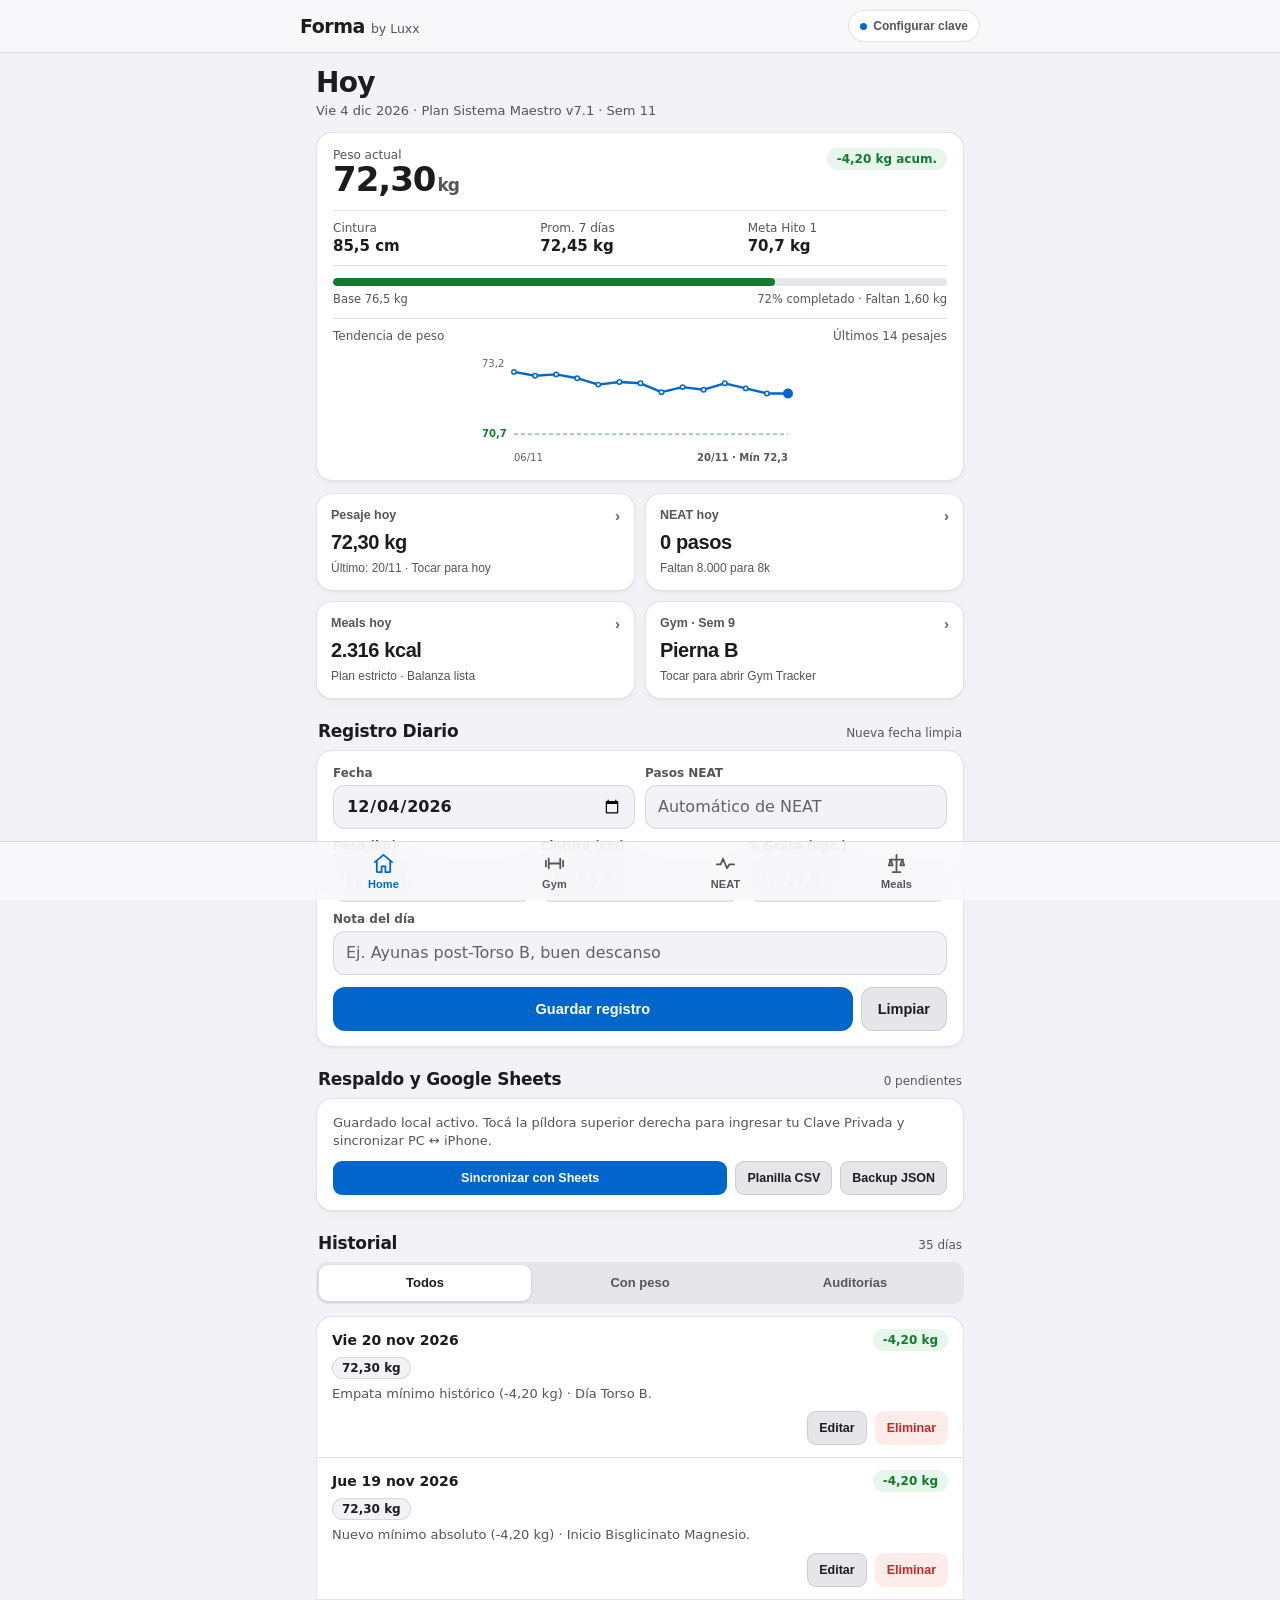
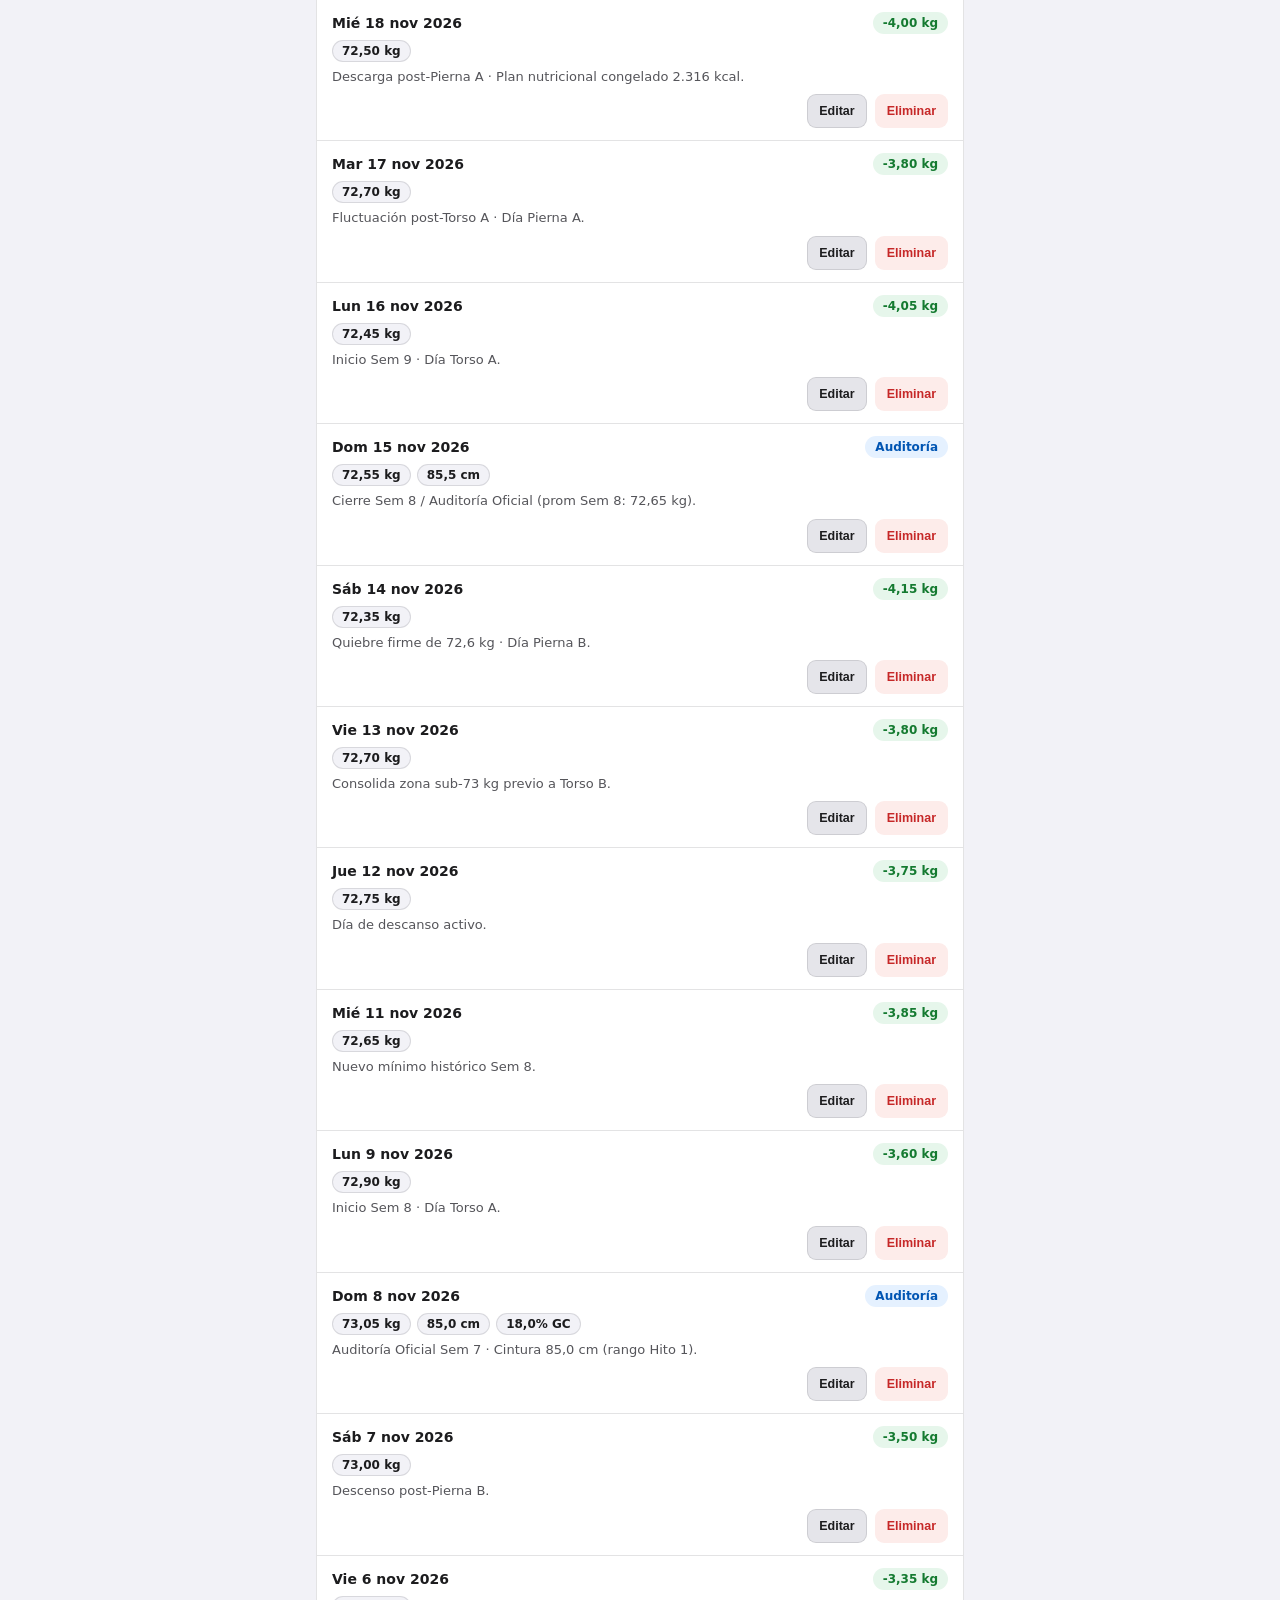
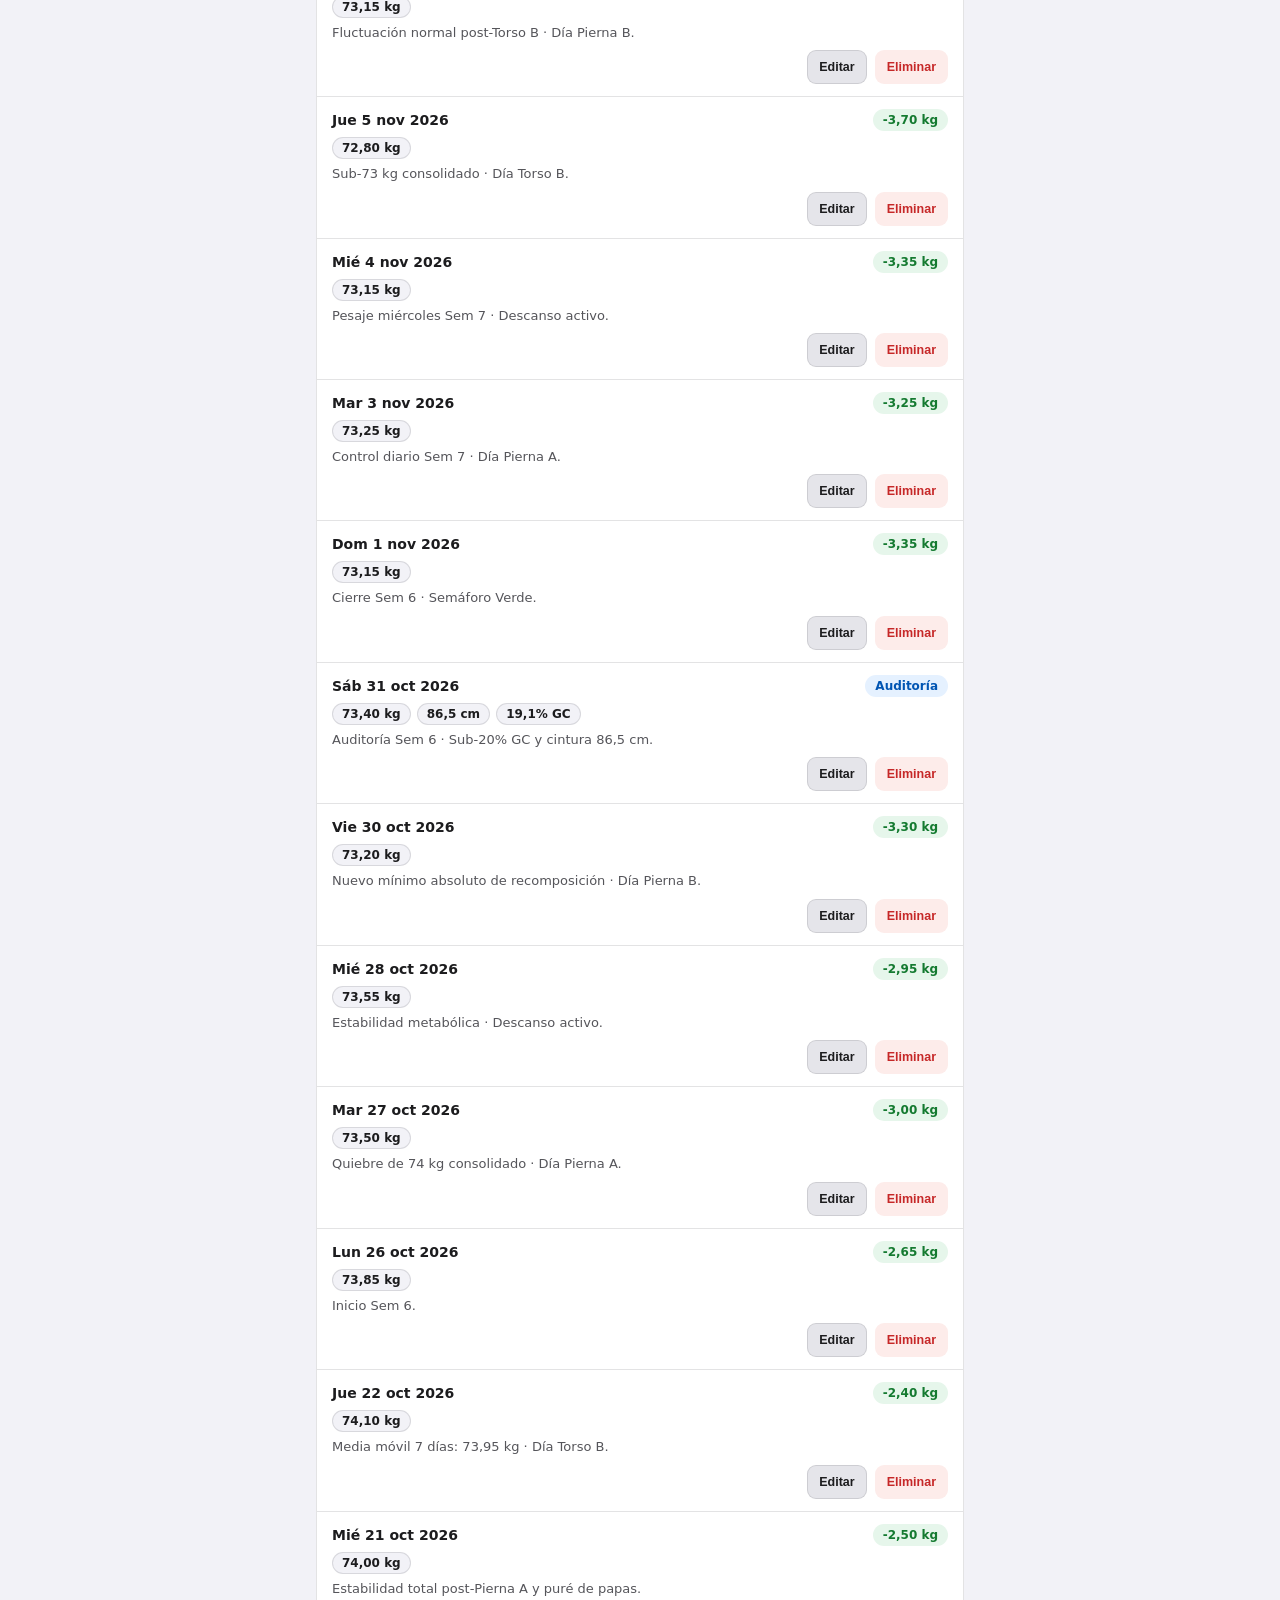
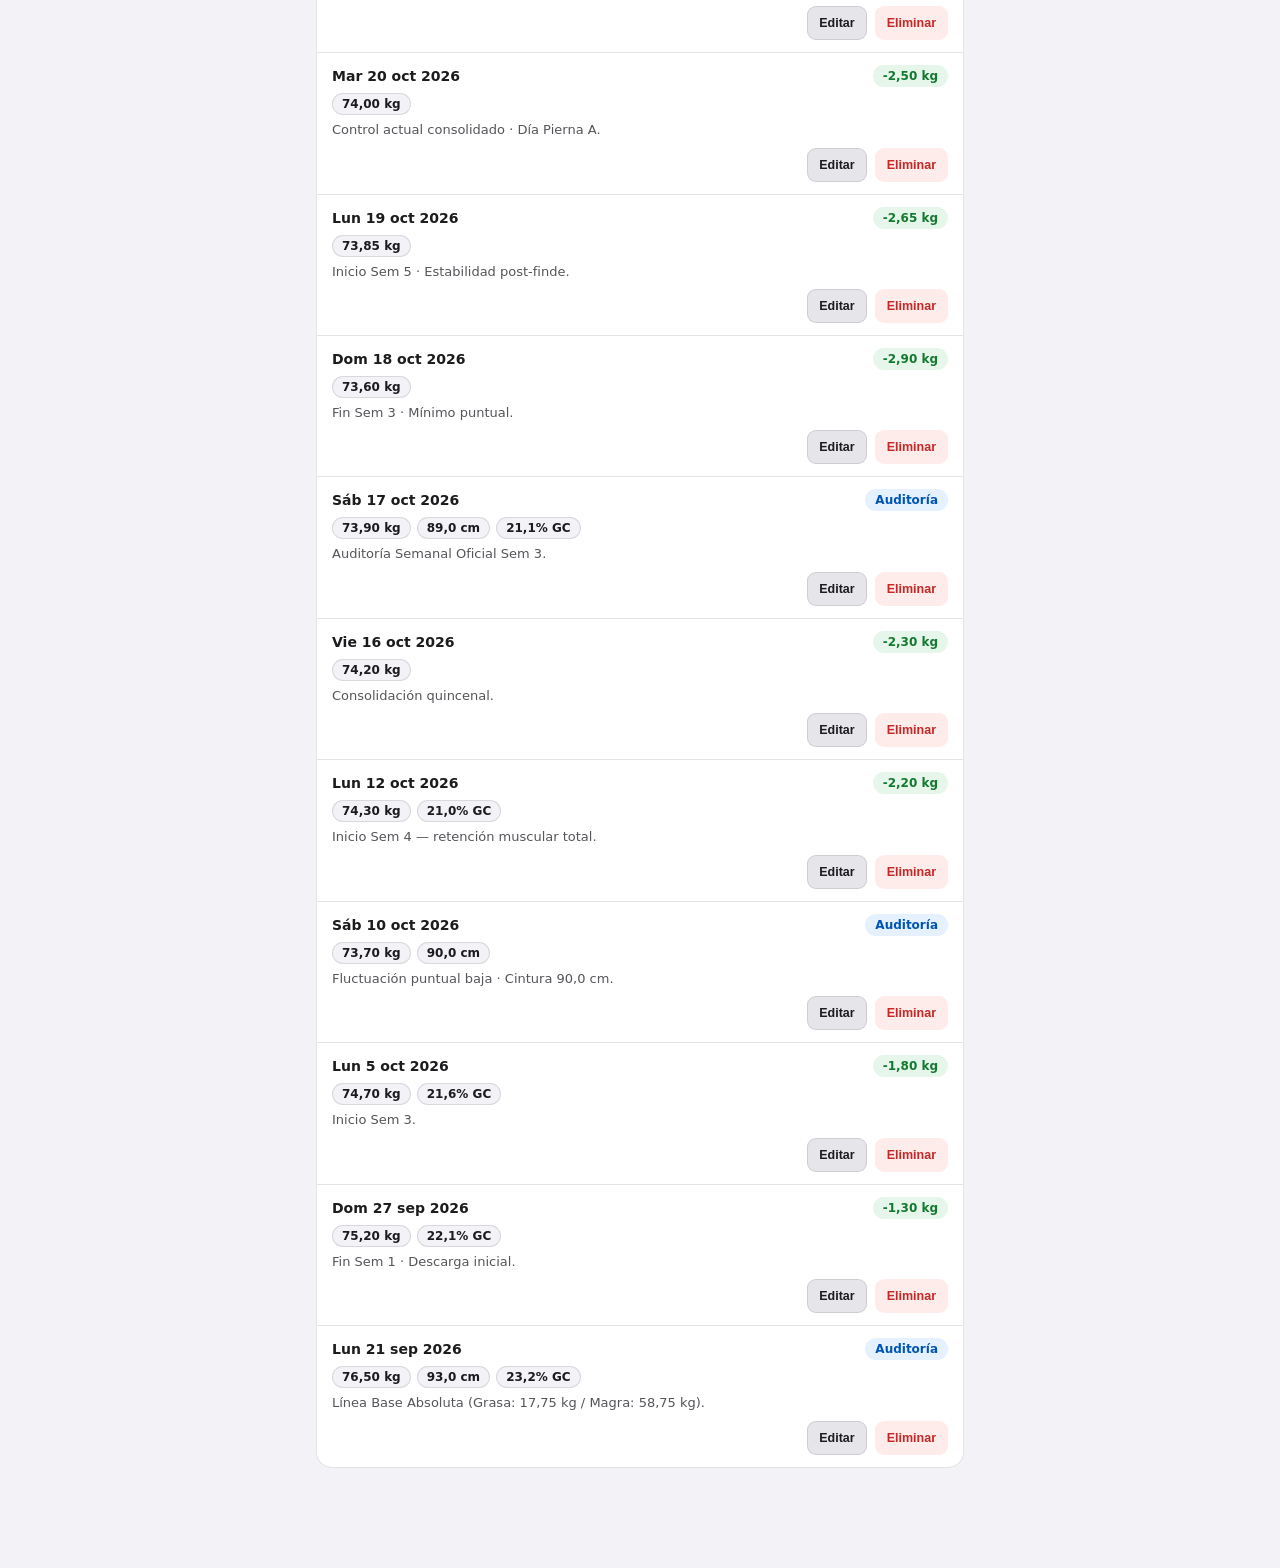
<file: index.html>
<!DOCTYPE html>
<html lang="es">
<head>
  <meta charset="utf-8">
  <meta name="viewport" content="width=device-width, initial-scale=1, maximum-scale=1, user-scalable=no, viewport-fit=cover">
  <meta name="apple-mobile-web-app-capable" content="yes">
  <meta name="apple-mobile-web-app-status-bar-style" content="black-translucent">
  <meta name="apple-mobile-web-app-title" content="Forma">
  <meta name="theme-color" content="#F2F2F7" media="(prefers-color-scheme: light)">
  <meta name="theme-color" content="#000000" media="(prefers-color-scheme: dark)">
  <link rel="apple-touch-icon" sizes="180x180" href="./icons/apple-touch-icon.png">
  <link rel="icon" type="image/svg+xml" href="./icons/icon.svg">
  <link rel="manifest" href="./manifest.json">
  <title>Forma by Luxx</title>
  <link rel="stylesheet" href="./styles.css">
</head>
<body>
  <div class="forma-shell">
    <!-- Top Header -->
    <header class="forma-topbar">
      <div class="forma-topbar-inner">
        <div class="forma-brand">
          <span class="forma-brand-name">Forma</span>
          <span class="forma-brand-by">by Luxx</span>
        </div>
        <div class="forma-topbar-actions">
          <button type="button" class="sync-pill" id="btn-open-sync-sheet" aria-label="Estado de sincronización y respaldos">
            <span class="sync-dot" id="topbar-sync-dot"></span>
            <span id="topbar-sync-label">Offline listo</span>
          </button>
        </div>
      </div>
    </header>

    <!-- Main Views -->
    <main class="forma-views">
      <!-- ==================== TAB 1: HOME ==================== -->
      <section id="view-home" class="forma-view is-active" aria-label="Panel General Home">
        <div class="view-inner">
          <div class="page-header">
            <h1 class="page-title" id="home-greeting-title">Hoy</h1>
            <p class="page-subtitle" id="home-subtitle">Cargando estado del protocolo...</p>
          </div>

          <!-- Progress & Trend Hero -->
          <article class="card">
            <div class="hito-top">
              <div>
                <div class="sub-label">Peso actual</div>
                <div class="weight-hero-val tabular">
                  <span id="home-cur-weight">--</span><span class="weight-hero-unit">kg</span>
                </div>
              </div>
              <span class="pill pill-green tabular" id="home-delta-pill">Sin datos</span>
            </div>

            <div class="hito-stats-row">
              <div>
                <div class="sub-label">Cintura</div>
                <div class="hito-stat-val tabular" id="home-cur-waist">--</div>
              </div>
              <div>
                <div class="sub-label">Prom. 7 días</div>
                <div class="hito-stat-val tabular" id="home-avg-weight">--</div>
              </div>
              <div>
                <div class="sub-label">Meta Hito 1</div>
                <div class="hito-stat-val tabular" id="home-to-goal">70,7 kg</div>
              </div>
            </div>

            <div class="progress-track" aria-label="Avance hacia Hito 1">
              <div class="progress-fill is-green" id="home-goal-fill" style="width: 0%;"></div>
            </div>
            <div class="progress-caption">
              <span>Base 76,5 kg</span>
              <span id="home-goal-pct">0% del camino a 70,7 kg</span>
            </div>

            <div class="chart-wrap">
              <div class="chart-head">
                <span class="sub-label">Tendencia de peso</span>
                <span class="sub-label tabular" id="home-chart-range">Últimos 14 registros</span>
              </div>
              <svg id="home-weight-chart" class="weight-chart-svg" viewBox="0 0 320 116" role="img" aria-label="Gráfico de tendencia de peso"></svg>
            </div>
          </article>

          <!-- 4 Pillars Summary Grid -->
          <div class="pillars-grid">
            <button type="button" class="pillar-tile" data-jump-tab="home-log">
              <div class="pillar-top">
                <span class="pillar-name">Pesaje hoy</span>
                <span class="pillar-chevron" aria-hidden="true">›</span>
              </div>
              <div class="pillar-val tabular" id="tile-weight-val">--</div>
              <div class="pillar-sub" id="tile-weight-sub">Tocar para cargar medidas</div>
            </button>

            <button type="button" class="pillar-tile" data-jump-tab="neat">
              <div class="pillar-top">
                <span class="pillar-name">NEAT hoy</span>
                <span class="pillar-chevron" aria-hidden="true">›</span>
              </div>
              <div class="pillar-val tabular" id="tile-neat-val">0 pasos</div>
              <div class="pillar-sub" id="tile-neat-sub">Meta: 8.000 – 10.000 pasos</div>
            </button>

            <button type="button" class="pillar-tile" data-jump-tab="meals">
              <div class="pillar-top">
                <span class="pillar-name">Meals hoy</span>
                <span class="pillar-chevron" aria-hidden="true">›</span>
              </div>
              <div class="pillar-val tabular" id="tile-meals-val">2.316 kcal</div>
              <div class="pillar-sub" id="tile-meals-sub">Plan congelado · 0 extras</div>
            </button>

            <button type="button" class="pillar-tile" data-jump-tab="gym">
              <div class="pillar-top">
                <span class="pillar-name">Gym · Sem 9</span>
                <span class="pillar-chevron" aria-hidden="true">›</span>
              </div>
              <div class="pillar-val tabular" id="tile-gym-val">--</div>
              <div class="pillar-sub" id="tile-gym-sub">Tocar para abrir rutina</div>
            </button>
          </div>

          <!-- Quick Daily Log Card -->
          <div class="section-heading-row" id="home-log-anchor">
            <h2 class="section-heading">Registro Diario</h2>
            <span class="section-meta" id="log-form-status">Listo para cargar</span>
          </div>

          <article class="card">
            <div class="form-grid-2">
              <div class="field">
                <label for="hl-date">Fecha</label>
                <input id="hl-date" class="input" type="date">
              </div>
              <div class="field">
                <label for="hl-steps">Pasos NEAT</label>
                <input id="hl-steps" class="input" type="number" min="0" max="60000" step="50" inputmode="numeric" placeholder="Automático de NEAT">
              </div>
            </div>

            <div class="form-grid-3">
              <div class="field">
                <label for="hl-weight">Peso (kg)</label>
                <input id="hl-weight" class="input" type="number" step="0.05" min="40" max="150" inputmode="decimal" placeholder="Ej. 72,3">
              </div>
              <div class="field">
                <label for="hl-waist">Cintura (cm)</label>
                <input id="hl-waist" class="input" type="number" step="0.1" min="50" max="150" inputmode="decimal" placeholder="Ej. 85,5">
              </div>
              <div class="field">
                <label for="hl-fat">% Grasa (opc.)</label>
                <input id="hl-fat" class="input" type="number" step="0.1" min="5" max="45" inputmode="decimal" placeholder="Ej. 17,0">
              </div>
            </div>

            <div class="field" style="margin-bottom: 12px;">
              <label for="hl-note">Nota del día</label>
              <input id="hl-note" class="input" type="text" placeholder="Ej. Ayunas post-Torso B, buen descanso">
            </div>

            <div class="btn-row">
              <button type="button" class="btn btn-primary btn-grow" id="btn-save-home-log">
                Guardar registro
              </button>
              <button type="button" class="btn" id="btn-new-home-log" title="Limpiar para fecha nueva">
                Limpiar
              </button>
            </div>
          </article>

          <!-- Sync & Export Box -->
          <div class="section-heading-row">
            <h2 class="section-heading">Respaldo y Google Sheets</h2>
            <span class="section-meta tabular" id="sync-queue-badge">0 pendientes</span>
          </div>

          <article class="card">
            <div class="inset-row-desc" id="home-sync-summary" style="margin-bottom: 10px;">
              Los datos se guardan primero en este dispositivo sin conexión. Cuando haya internet, se sincronizan con Google Sheets.
            </div>
            <div class="btn-row">
              <button type="button" class="btn btn-primary btn-sm btn-grow" id="btn-sync-now">Sincronizar con Sheets</button>
              <button type="button" class="btn btn-sm" id="btn-export-csv">Planilla CSV</button>
              <button type="button" class="btn btn-sm" id="btn-export-json">Backup JSON</button>
            </div>
          </article>

          <!-- Historical Log List -->
          <div class="section-heading-row">
            <h2 class="section-heading">Historial</h2>
            <span class="section-meta tabular" id="home-history-count">0 días</span>
          </div>

          <div class="segmented" role="tablist" aria-label="Filtrar historial">
            <button type="button" class="seg-btn is-active" data-log-filter="all">Todos</button>
            <button type="button" class="seg-btn" data-log-filter="weight">Con peso</button>
            <button type="button" class="seg-btn" data-log-filter="waist">Auditorías</button>
          </div>

          <div id="home-history-list" class="inset-list"></div>
        </div>
      </section>

      <!-- ==================== TAB 2: GYM ==================== -->
      <section id="view-gym" class="forma-view is-frame-view" aria-label="Entrenamiento Gym">
        <iframe id="frame-gym" class="module-iframe" title="Gym Tracker Sistema Maestro v7.1" src="about:blank"></iframe>
      </section>

      <!-- ==================== TAB 3: NEAT ==================== -->
      <section id="view-neat" class="forma-view is-frame-view" aria-label="Actividad NEAT">
        <iframe id="frame-neat" class="module-iframe" title="Calculadora NEAT" src="about:blank"></iframe>
      </section>

      <!-- ==================== TAB 4: MEALS ==================== -->
      <section id="view-meals" class="forma-view" aria-label="Nutrición y Balanza">
        <div class="view-inner">
          <div class="page-header">
            <h1 class="page-title">Meals</h1>
            <p class="page-subtitle">Plan Sistema Maestro v7.1 · 2.316 kcal · 156,4 g P · 288 g C · 65 g G</p>
          </div>

          <!-- MODULE 1: RAW <-> COOKED CALCULATOR -->
          <div class="section-heading-row">
            <h2 class="section-heading">Calculadora Crudo ↔ Cocido</h2>
            <span class="section-meta">Balanza de cocina</span>
          </div>

          <article class="card">
            <div class="chip-scroller" id="rc-quota-chips" aria-label="Cuotas del plan"></div>

            <div class="segmented" role="tablist" aria-label="Modo de factor de cocción">
              <button type="button" class="seg-btn is-active" data-rc-mode="witness">Papa / Unidad Testigo</button>
              <button type="button" class="seg-btn" data-rc-mode="saved">Factores Guardados</button>
            </div>

            <div class="form-grid-2">
              <div class="field">
                <label for="rc-target-grams" id="rc-target-label">Tu cuota en crudo (g)</label>
                <input id="rc-target-grams" class="input" type="number" min="1" max="3000" step="1" inputmode="decimal" value="330">
              </div>
              <div class="field">
                <label for="rc-direction">Dirección</label>
                <select id="rc-direction" class="select">
                  <option value="raw_to_cooked">Tengo cuota en crudo → Cocido</option>
                  <option value="cooked_to_raw">Tengo cuota en cocido → Crudo</option>
                </select>
              </div>
            </div>

            <!-- Subpanel A: Witness Potato / Sample calibration -->
            <div id="rc-witness-panel">
              <div class="form-grid-2">
                <div class="field">
                  <label for="rc-witness-raw">Testigo en crudo (g)</label>
                  <input id="rc-witness-raw" class="input" type="number" min="1" max="3000" step="1" inputmode="decimal" value="200" placeholder="Ej. 200">
                </div>
                <div class="field">
                  <label for="rc-witness-cooked">Mismo testigo cocido (g)</label>
                  <input id="rc-witness-cooked" class="input" type="number" min="1" max="3000" step="1" inputmode="decimal" value="152" placeholder="Ej. 152">
                </div>
              </div>
            </div>

            <!-- Subpanel B: Saved Factors Library -->
            <div id="rc-saved-panel" style="display:none;">
              <div class="field" style="margin-bottom: 10px;">
                <label for="rc-factor-select">Alimento y método de cocción</label>
                <select id="rc-factor-select" class="select"></select>
              </div>
            </div>

            <!-- Main Output Box -->
            <div class="scale-result-box">
              <div class="scale-result-top">
                <div>
                  <div class="sub-label" id="rc-out-kicker">Resultado para servir hoy</div>
                  <div class="scale-result-main tabular" id="rc-out-main">251 g cocidos</div>
                </div>
                <span class="pill pill-blue tabular" id="rc-factor-pill">Factor 0,76x</span>
              </div>
              <div class="scale-result-sub" id="rc-out-explain">
                Para cubrir tus 330 g crudos con una merma del -24%.
              </div>

              <!-- Quick Reverse Verification on Plate -->
              <div class="scale-result-detail">
                <div class="field">
                  <label for="rc-plate-check">Ya serví cocido (g)</label>
                  <input id="rc-plate-check" class="input input-sm" type="number" min="0" max="3000" step="1" inputmode="decimal" placeholder="Opcional">
                </div>
                <div style="display:flex;flex-direction:column;justify-content:center;">
                  <div class="sub-label">Equivalencia real</div>
                  <div class="tabular" style="font-size:14px;font-weight:650;" id="rc-plate-result">Ingresá gramos del plato</div>
                </div>
              </div>
            </div>

            <div class="btn-row" style="margin-top: 10px;">
              <button type="button" class="btn btn-sm btn-grow" id="btn-save-factor">+ Guardar factor en biblioteca</button>
            </div>
          </article>

          <!-- MODULE 2: PARTIAL REPLACEMENTS & EQUIVALENCES -->
          <div class="section-heading-row">
            <h2 class="section-heading">Reemplazos y Equivalencias</h2>
            <span class="section-meta">Descuento exacto en balanza</span>
          </div>

          <article class="card">
            <div class="segmented" role="tablist" aria-label="Herramientas de reemplazo">
              <button type="button" class="seg-btn is-active" data-eq-tab="calc">Reemplazo Parcial</button>
              <button type="button" class="seg-btn" data-eq-tab="matrix">Matriz v7.1</button>
              <button type="button" class="seg-btn" data-eq-tab="custom">Mis Equivalencias</button>
            </div>

            <!-- Eq Tab 1: Partial Replacement Calculator -->
            <div id="eq-panel-calc">
              <div class="field" style="margin-bottom: 10px;">
                <label for="swap-base-select">Alimento base del plan a reducir</label>
                <select id="swap-base-select" class="select"></select>
              </div>

              <div class="form-grid-2">
                <div class="field">
                  <label for="swap-item-select">Qué vas a sumar</label>
                  <select id="swap-item-select" class="select"></select>
                </div>
                <div class="field">
                  <label for="swap-qty" id="swap-qty-label">Unidades / porciones</label>
                  <input id="swap-qty" class="input" type="number" min="0.25" max="1000" step="0.5" inputmode="decimal" value="1">
                </div>
              </div>

              <div class="form-grid-2" id="swap-custom-item-row" style="display:none;">
                <div class="field">
                  <label for="swap-custom-name">Nombre del alimento extra</label>
                  <input id="swap-custom-name" class="input input-sm" type="text" placeholder="Ej. Alfajor o Galletita">
                </div>
                <div class="field">
                  <label for="swap-custom-kcal">Kcal de esa porción</label>
                  <input id="swap-custom-kcal" class="input input-sm" type="number" min="1" max="2000" step="1" inputmode="decimal" placeholder="Ej. 120">
                </div>
              </div>

              <div class="form-grid-2">
                <div class="field">
                  <label for="swap-mode">Criterio de ajuste</label>
                  <select id="swap-mode" class="select">
                    <option value="kcal">Por Calorías (Isocalórico)</option>
                    <option value="carbs">Por Carbohidratos</option>
                  </select>
                </div>
                <div class="field">
                  <label>Meta del alimento base</label>
                  <div class="input tabular" style="display:flex;align-items:center;background:var(--surface-3);" id="swap-base-target-readonly">75 g · 277 kcal</div>
                </div>
              </div>

              <div class="scale-result-box">
                <div class="scale-result-top">
                  <div>
                    <div class="sub-label">Pesá en la balanza</div>
                    <div class="scale-result-main tabular" id="swap-out-main">48 g de Avena</div>
                  </div>
                  <span class="pill pill-green tabular" id="swap-discount-pill">Descontás 27 g</span>
                </div>
                <div class="scale-result-sub" id="swap-out-explain">
                  Sumás 1 Turrón de maní (98 kcal) y pesás 48 g de Avena (179 kcal).
                </div>
              </div>

              <div class="btn-row" style="margin-top: 10px;">
                <button type="button" class="btn btn-sm btn-grow" id="btn-save-custom-eq">+ Guardar en Mis Equivalencias</button>
              </div>
            </div>

            <!-- Eq Tab 2: Official Matrix v7.1 -->
            <div id="eq-panel-matrix" style="display:none;">
              <div id="official-matrix-list" class="inset-list" style="margin-bottom:0;"></div>
            </div>

            <!-- Eq Tab 3: Custom User Equivalences -->
            <div id="eq-panel-custom" style="display:none;">
              <div class="form-grid-2" style="margin-bottom: 10px;">
                <input id="new-eq-title" class="input input-sm" type="text" placeholder="Ej. 1 Turrón 25g = 27g Avena">
                <div class="btn-row">
                  <input id="new-eq-detail" class="input input-sm" style="flex:1;" type="text" placeholder="Nota o macros">
                  <button type="button" class="btn btn-primary btn-sm" id="btn-add-custom-eq">+</button>
                </div>
              </div>
              <div id="custom-eq-list" class="inset-list" style="margin-bottom:0;"></div>
            </div>
          </article>

          <!-- MODULE 3: WEEKEND / EXTRA FOODS LOGGER -->
          <div class="section-heading-row">
            <h2 class="section-heading">Extras de Fin de Semana</h2>
            <span class="section-meta tabular" id="extras-date-label">Hoy</span>
          </div>

          <article class="card">
            <div class="form-grid-2">
              <div class="field">
                <label for="ex-date">Fecha del extra</label>
                <input id="ex-date" class="input" type="date">
              </div>
              <div class="field">
                <label>Presets rápidos</label>
                <select id="ex-preset-select" class="select">
                  <option value="">Elegir rápido o cargar...</option>
                  <option value="Porción pizza muzzarella|280|12|32|11">1 porción de pizza (~280 kcal)</option>
                  <option value="Empanadas (2 u)|520|22|52|24">2 empanadas (~520 kcal)</option>
                  <option value="Helado artesanal (150g)|330|5|38|17">Helado 150 g (~330 kcal)</option>
                  <option value="Cerveza (1 pinta)|210|2|18|0">Cerveza 1 pinta (~210 kcal)</option>
                  <option value="Asado delta sobre cena|420|30|5|30">Asado extra vs cena (~420 kcal)</option>
                  <option value="Turrón de maní (25g)|98|1.3|19|1.8">1 Turrón de maní (~98 kcal)</option>
                </select>
              </div>
            </div>

            <div class="form-grid-2">
              <div class="field">
                <label for="ex-name">Descripción del alimento</label>
                <input id="ex-name" class="input" type="text" placeholder="Ej. Cena afuera / Helado">
              </div>
              <div class="field">
                <label for="ex-kcal">Calorías extra (kcal)</label>
                <input id="ex-kcal" class="input" type="number" min="1" max="5000" step="1" inputmode="decimal" placeholder="Ej. 350">
              </div>
            </div>

            <div class="form-grid-3">
              <div class="field">
                <label for="ex-prot">Prot (g)</label>
                <input id="ex-prot" class="input input-sm" type="number" min="0" max="300" step="0.5" inputmode="decimal" placeholder="0">
              </div>
              <div class="field">
                <label for="ex-carbs">Carbs (g)</label>
                <input id="ex-carbs" class="input input-sm" type="number" min="0" max="500" step="0.5" inputmode="decimal" placeholder="0">
              </div>
              <div class="field">
                <label for="ex-fat">Grasas (g)</label>
                <input id="ex-fat" class="input input-sm" type="number" min="0" max="300" step="0.5" inputmode="decimal" placeholder="0">
              </div>
            </div>

            <button type="button" class="btn btn-primary btn-full" id="btn-add-extra-food">+ Registrar extra</button>

            <div class="extra-summary-bar" style="margin-top: 12px;">
              <div class="stat-mini-box">
                <div class="sub-label">Total del día (Base 2.316)</div>
                <div class="stat-mini-val tabular" id="ex-day-total">2.316 kcal</div>
              </div>
              <div class="stat-mini-box">
                <div class="sub-label">Balance déficit semanal</div>
                <div class="stat-mini-val tabular" id="ex-week-deficit">-3.808 kcal</div>
              </div>
            </div>

            <div id="ex-list" class="inset-list" style="margin-bottom:0;"></div>
          </article>

          <!-- MODULE 4: PHOTO CAPTURE UI (GEMINI READY - NOT WIRED YET) -->
          <div class="section-heading-row">
            <h2 class="section-heading">Carga por Foto</h2>
            <span class="pill pill-neutral">UI lista</span>
          </div>

          <article class="card">
            <div class="photo-dropzone">
              <div id="meal-photo-preview-wrap"></div>
              <p id="meal-photo-empty-text" class="inset-row-desc" style="margin: 0 0 10px;">
                Sacá una foto a un plato o tabla nutricional para dejar preparada la carga visual con Gemini IA.
              </p>
              <input id="in-meal-photo" type="file" accept="image/*" capture="environment" style="display:none;">
              <div class="btn-row" style="justify-content:center;">
                <button type="button" class="btn btn-sm" id="btn-pick-meal-photo">Elegir o sacar foto</button>
                <button type="button" class="btn btn-sm btn-ghost-danger" id="btn-clear-meal-photo" style="display:none;">Quitar</button>
              </div>
            </div>
            <div class="field" style="margin-bottom: 10px;">
              <label for="meal-photo-note">Contexto opcional de la foto</label>
              <input id="meal-photo-note" class="input input-sm" type="text" placeholder="Ej. Etiqueta nutricional o porción de restaurante">
            </div>
            <button type="button" class="btn btn-full" id="btn-analyze-gemini-soon" disabled>
              Analizar con Gemini IA (Próximamente)
            </button>
            <div class="sub-label" style="margin-top: 6px; text-align: center;">
              Interfaz local preparada sin conexión a API externa todavía.
            </div>
          </article>

          <!-- MODULE 5: FIXED PLAN REFERENCE -->
          <article class="card">
            <details class="menu-details">
              <summary>
                <span>Menú Fijo Diario (Sistema Maestro v7.1)</span>
                <span class="sub-label">Ver horarios y gramos ⌄</span>
              </summary>
              <div id="fixed-menu-list" style="margin-top: 8px;"></div>
            </details>
          </article>
        </div>
      </section>
    </main>

    <!-- Bottom Tab Bar (iOS HIG) -->
    <nav class="bottom-tabbar" aria-label="Navegación principal">
      <div class="tabbar-grid">
        <button type="button" class="tabbar-item is-active" data-tab="home" aria-label="Home">
          <svg class="tabbar-icon" viewBox="0 0 24 24" aria-hidden="true">
            <path d="M3 10.5L12 3l9 7.5"></path>
            <path d="M5 9.5V20a1 1 0 0 0 1 1h4v-6h4v6h4a1 1 0 0 0 1-1V9.5"></path>
          </svg>
          <span class="tabbar-label">Home</span>
        </button>

        <button type="button" class="tabbar-item" data-tab="gym" aria-label="Gym">
          <span class="tabbar-dot" id="dot-gym-active"></span>
          <svg class="tabbar-icon" viewBox="0 0 24 24" aria-hidden="true">
            <path d="M6 7v10M18 7v10M3 9v6M21 9v6M6 12h12"></path>
          </svg>
          <span class="tabbar-label">Gym</span>
        </button>

        <button type="button" class="tabbar-item" data-tab="neat" aria-label="NEAT">
          <span class="tabbar-dot" id="dot-neat-active"></span>
          <svg class="tabbar-icon" viewBox="0 0 24 24" aria-hidden="true">
            <path d="M3 13h4l2.5-6 4 10 2.5-4H21"></path>
          </svg>
          <span class="tabbar-label">NEAT</span>
        </button>

        <button type="button" class="tabbar-item" data-tab="meals" aria-label="Meals">
          <svg class="tabbar-icon" viewBox="0 0 24 24" aria-hidden="true">
            <path d="M12 3v18M5 8h14M6 8l-2 6h4l-2-6M18 8l-2 6h4l-2-6M8 21h8"></path>
          </svg>
          <span class="tabbar-label">Meals</span>
        </button>
      </div>
    </nav>
  </div>

  <!-- Sync & Backup Modal Sheet -->
  <div class="sheet-backdrop" id="sync-sheet" role="dialog" aria-modal="true" aria-labelledby="sync-sheet-title">
    <div class="sheet-panel">
      <div class="card-header">
        <h3 class="card-title" id="sync-sheet-title">Sincronización y Respaldo Offline</h3>
        <button type="button" class="btn btn-sm" id="btn-close-sync-sheet">Cerrar</button>
      </div>

      <p class="inset-row-desc" style="margin-top:0;">
        La app funciona 100% sin internet guardando tus datos localmente. Cuando hay señal, sincroniza <strong>Home, NEAT, Meals y Gym</strong> entre tu PC y tu iPhone mediante tu Google Drive y la planilla <strong>Sistema Maestro v7.1</strong>.
      </p>

      <div class="field" style="margin-bottom: 10px;">
        <label for="sync-endpoint-input">URL Google Apps Script (/exec)</label>
        <input id="sync-endpoint-input" class="input input-sm" type="url" autocapitalize="none" autocorrect="off" spellcheck="false" placeholder="https://script.google.com/macros/s/.../exec">
      </div>

      <div class="field" style="margin-bottom: 10px;">
        <label for="sync-token-input">Clave privada de sync (debe coincidir con SYNC_SECRET)</label>
        <div class="btn-row" style="align-items:stretch;">
          <input id="sync-token-input" class="input input-sm" style="flex:1;" type="password" autocomplete="off" autocapitalize="none" autocorrect="off" spellcheck="false" placeholder="Tu clave privada PC ↔ iPhone">
          <button type="button" class="btn btn-sm" id="btn-toggle-sync-token" aria-label="Mostrar u ocultar clave">Ver</button>
        </div>
      </div>

      <div class="sub-label" id="sheet-sync-detail" style="margin-bottom: 10px;">
        Ingresá la misma clave privada en PC e iPhone para sincronizar entre dispositivos.
      </div>

      <div class="btn-row" style="margin-bottom: 12px;">
        <button type="button" class="btn btn-primary btn-sm btn-grow" id="btn-sheet-sync-now">Sincronizar ahora</button>
        <button type="button" class="btn btn-sm" id="btn-sheet-save-url">Guardar config</button>
      </div>

      <details class="menu-details" style="margin-bottom: 12px; padding: 10px 12px; border-radius: var(--r-ctrl); background: var(--surface-3); border: 0.5px solid var(--separator);">
        <summary>
          <span style="font-size:13px;">Cómo activar en script.google.com (1 sola vez)</span>
          <span class="sub-label">Ver pasos ⌄</span>
        </summary>
        <ol class="inset-row-desc" style="margin: 8px 0 0; padding-left: 18px;">
          <li>Abrí tu proyecto en <strong>script.google.com</strong> y pegá el nuevo código de <code>gym/apps_script_sync.gs</code>.</li>
          <li>Cambiá <code>const SYNC_SECRET = '...'</code> por una clave tuya privada.</li>
          <li>Tocá <strong>Implementar → Administrar implementaciones → Editar (lápiz) → Nueva versión → Implementar</strong>.</li>
        </ol>
      </details>

      <div class="card-header" style="margin-bottom: 8px; padding-top: 10px; border-top: 0.5px solid var(--separator);">
        <span class="card-title">Planillas y Archivos de Respaldo</span>
      </div>

      <div class="form-grid-2" style="margin-bottom: 10px;">
        <button type="button" class="btn btn-sm" id="btn-sheet-csv">Exportar Planilla CSV</button>
        <button type="button" class="btn btn-sm" id="btn-sheet-copy">Copiar para Sheets</button>
        <button type="button" class="btn btn-sm" id="btn-sheet-json-out">Exportar JSON</button>
        <button type="button" class="btn btn-sm" id="btn-sheet-json-in">Importar JSON</button>
      </div>
      <input id="in-sheet-import-json" type="file" accept="application/json,.json" style="display:none;">

      <div style="padding-top: 10px; border-top: 0.5px solid var(--separator); display:flex; justify-content:space-between; align-items:center; gap:8px;">
        <span class="sub-label" id="sheet-cache-info">Caché PWA lista</span>
        <button type="button" class="btn btn-sm" id="btn-force-app-update">Actualizar caché app</button>
      </div>
    </div>
  </div>

  <div id="forma-toast" class="forma-toast" role="status" aria-live="polite"></div>

  <script src="./app.js"></script>
</body>
</html>
</file>
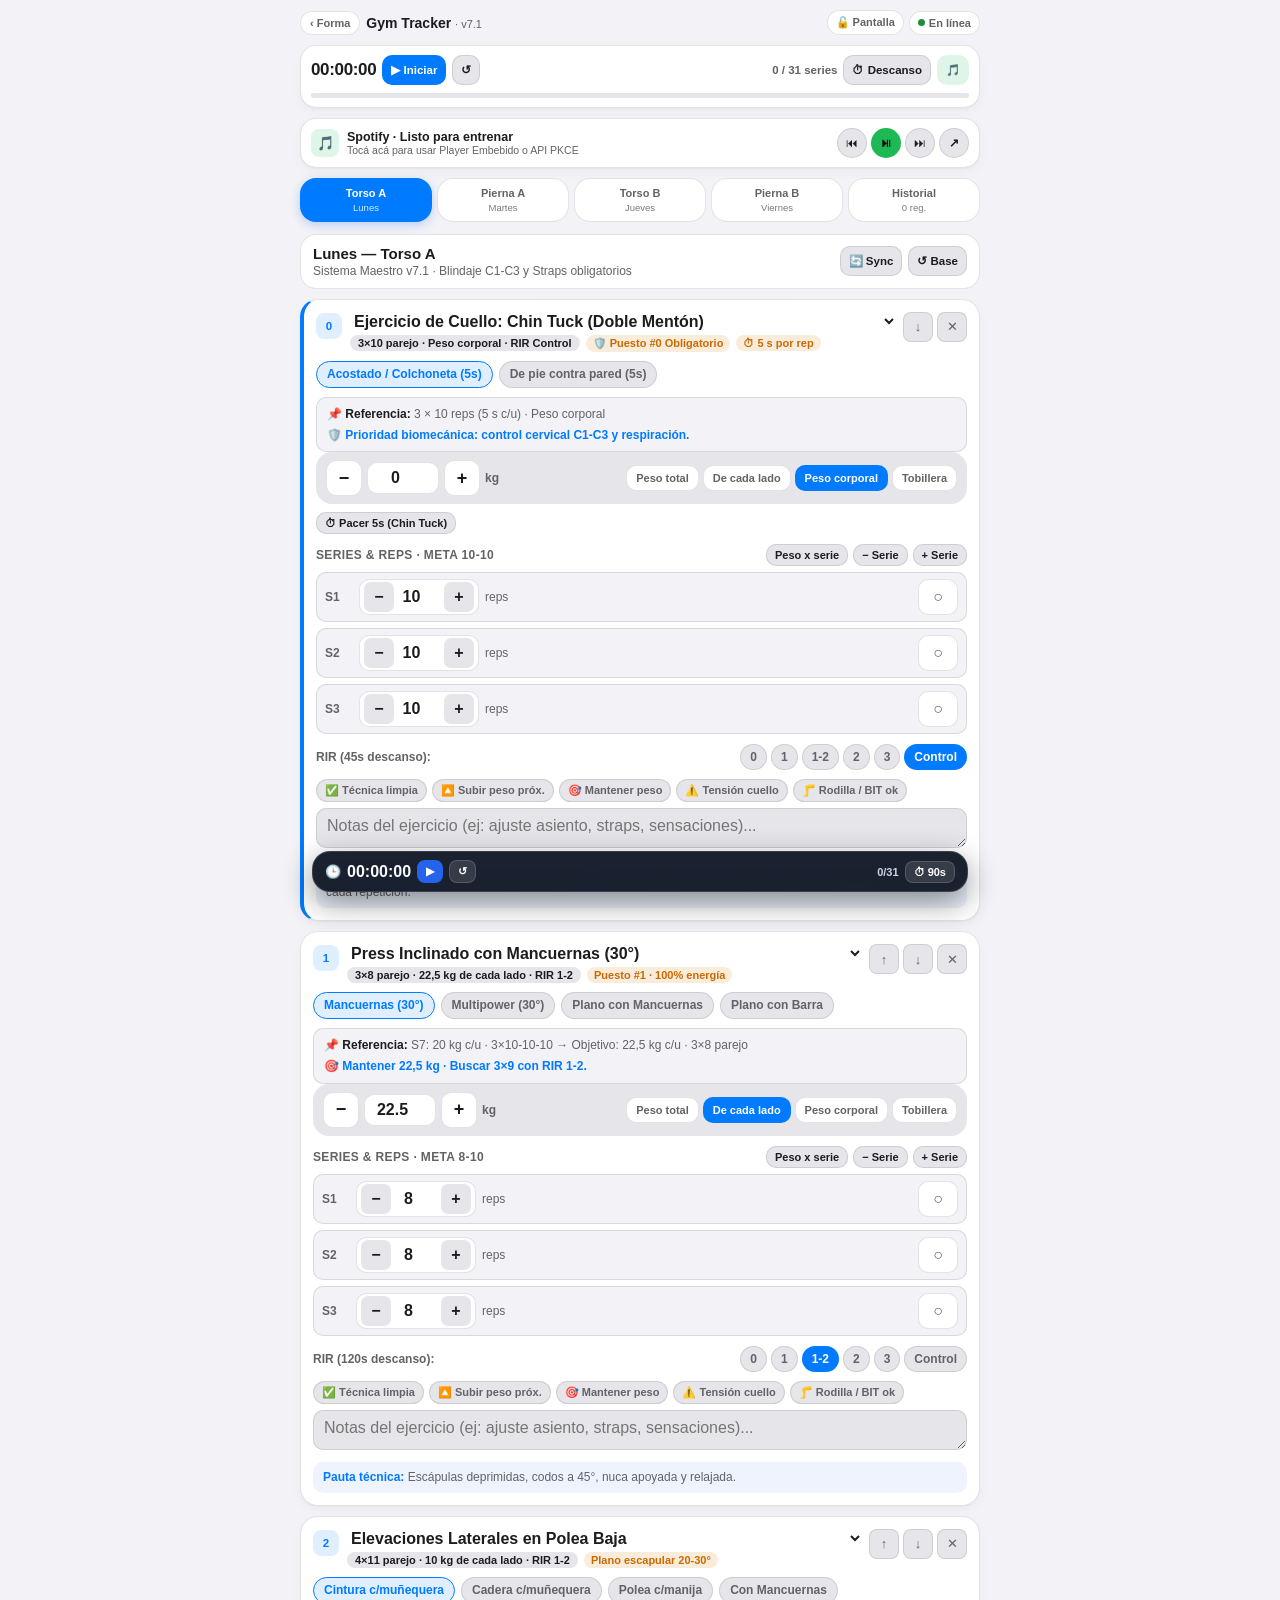
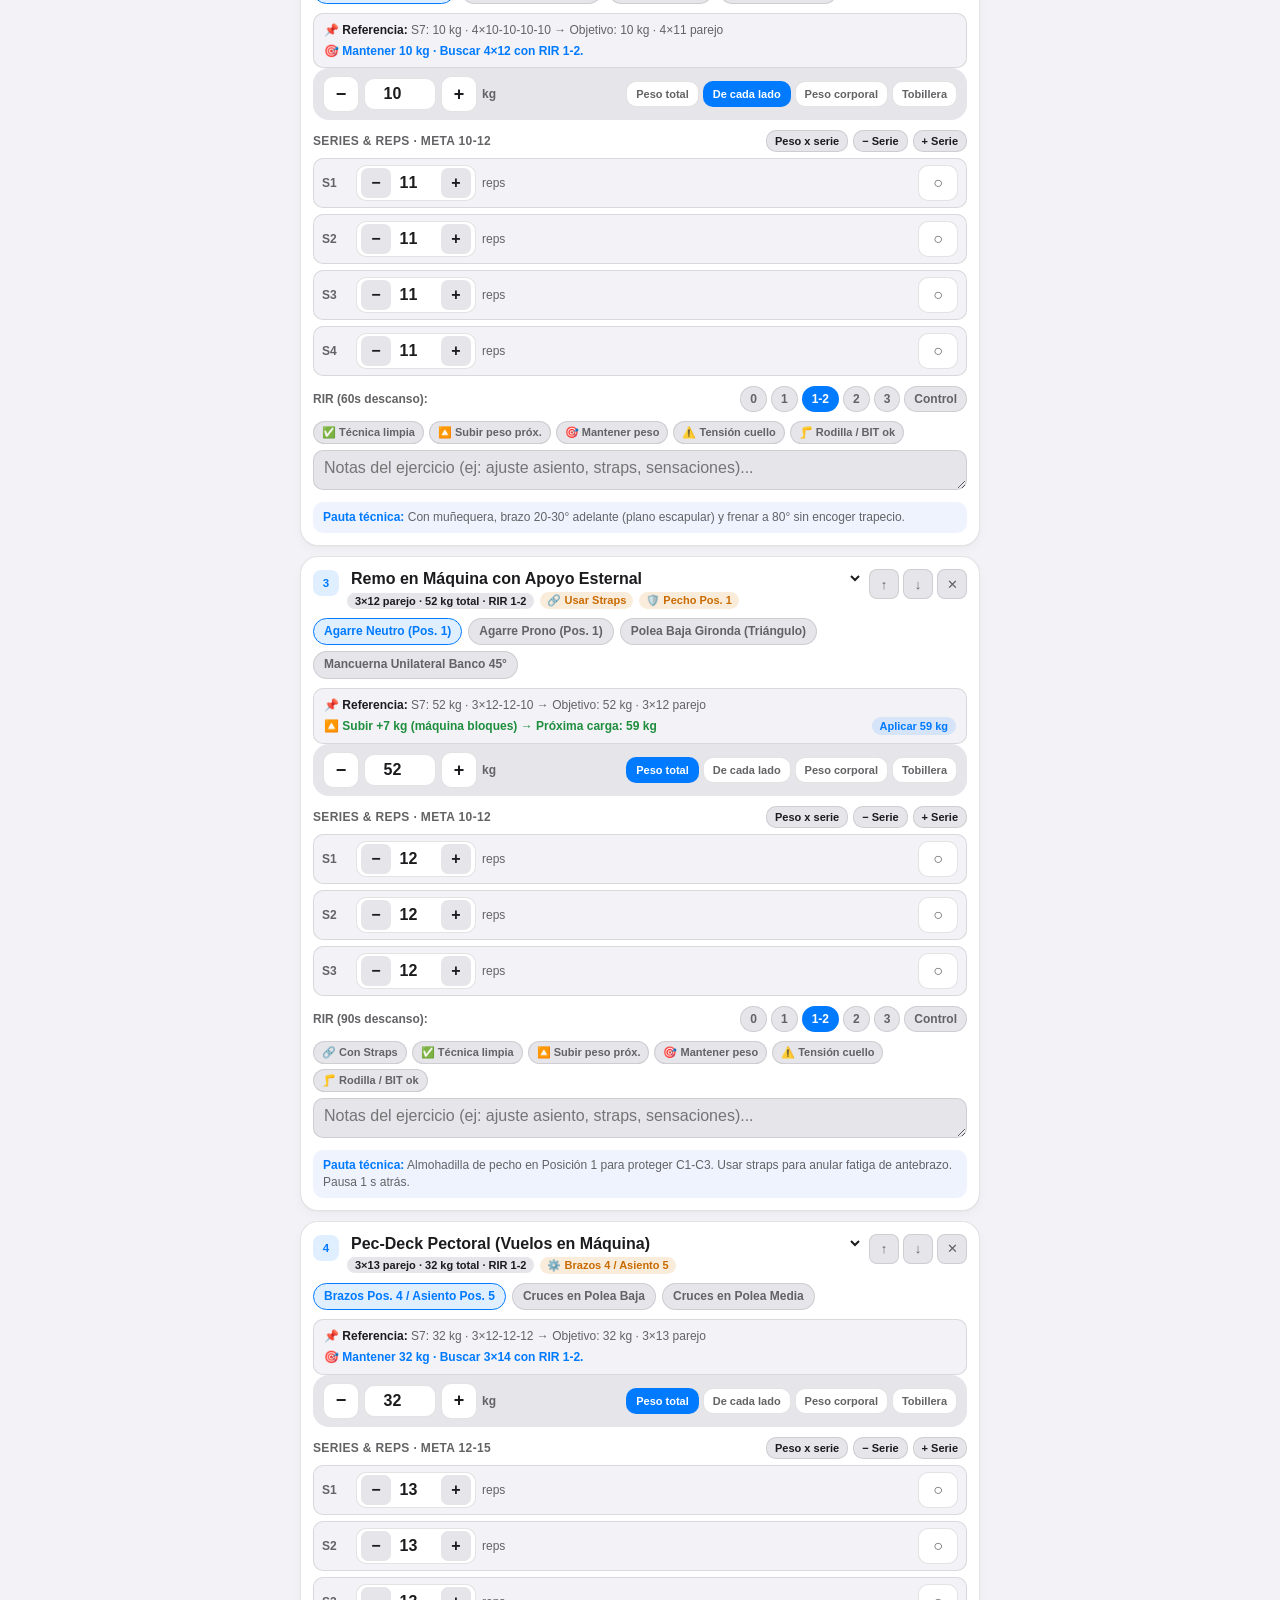
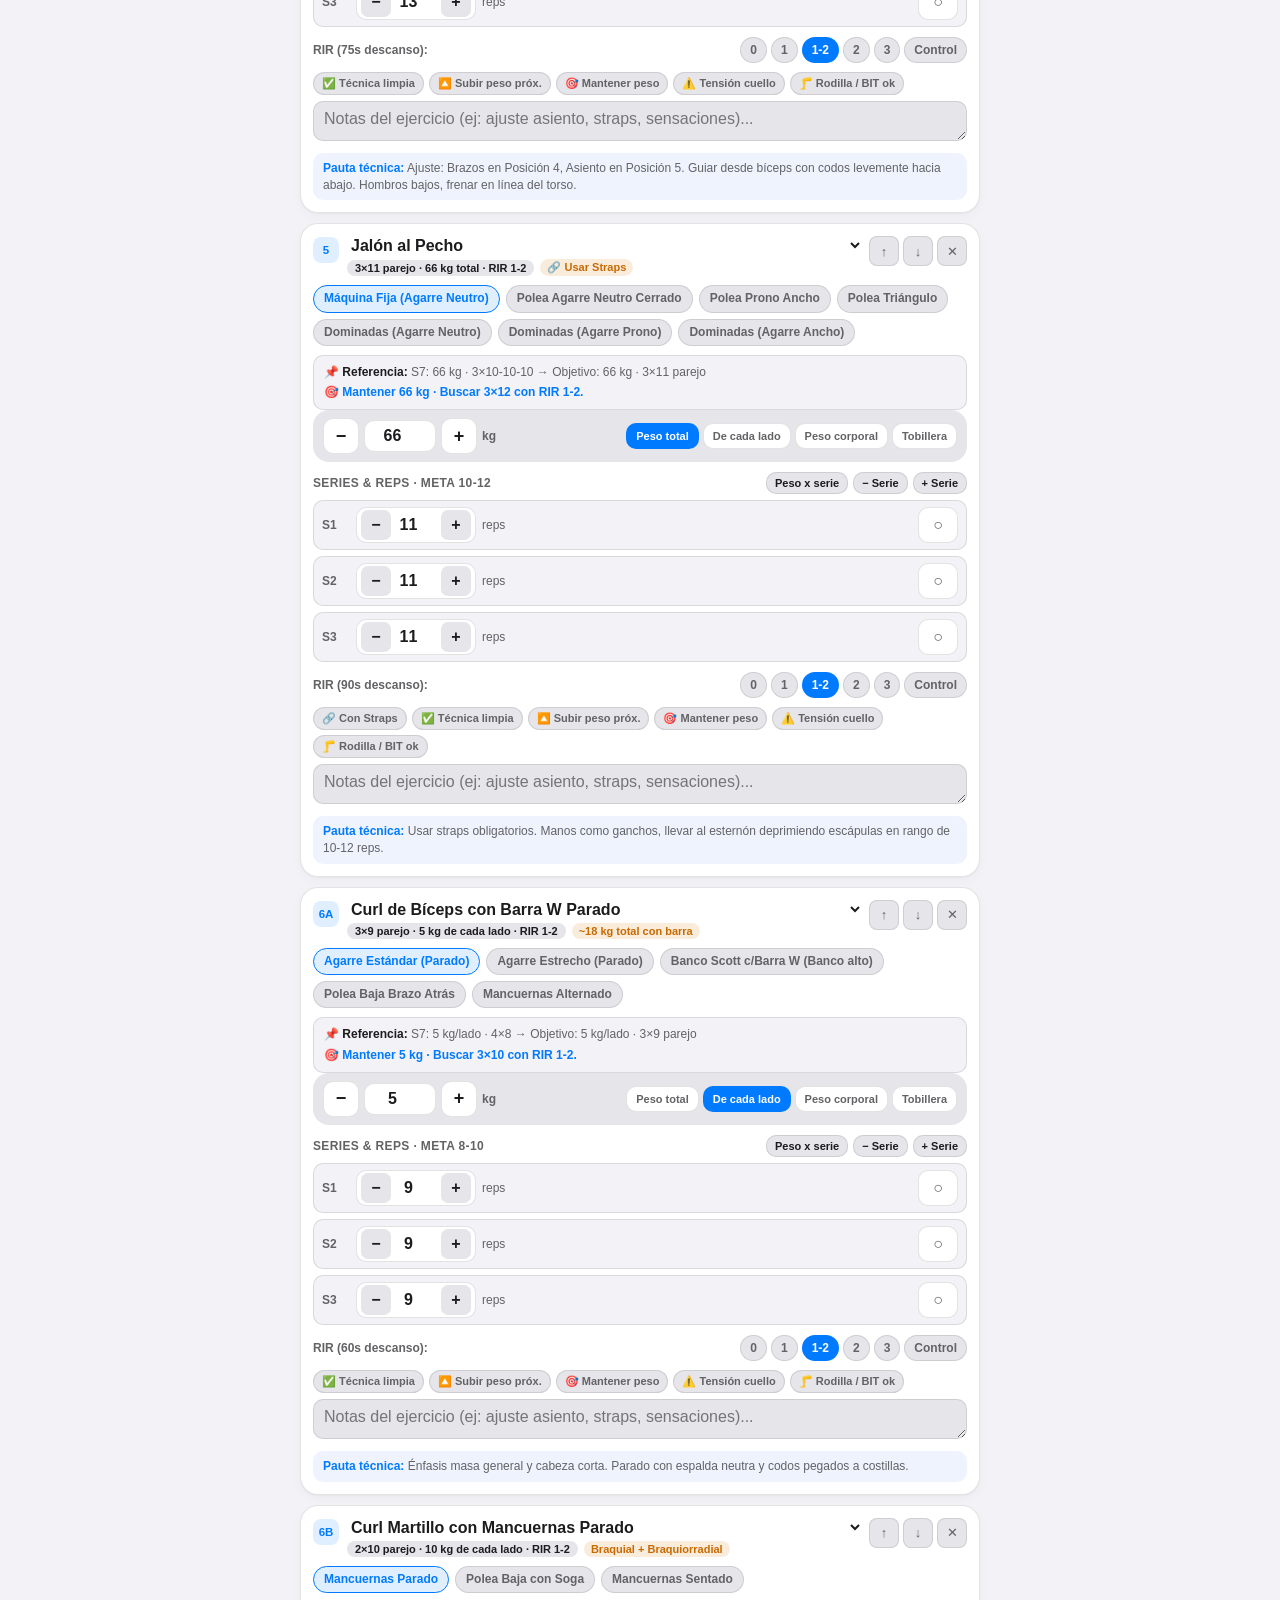
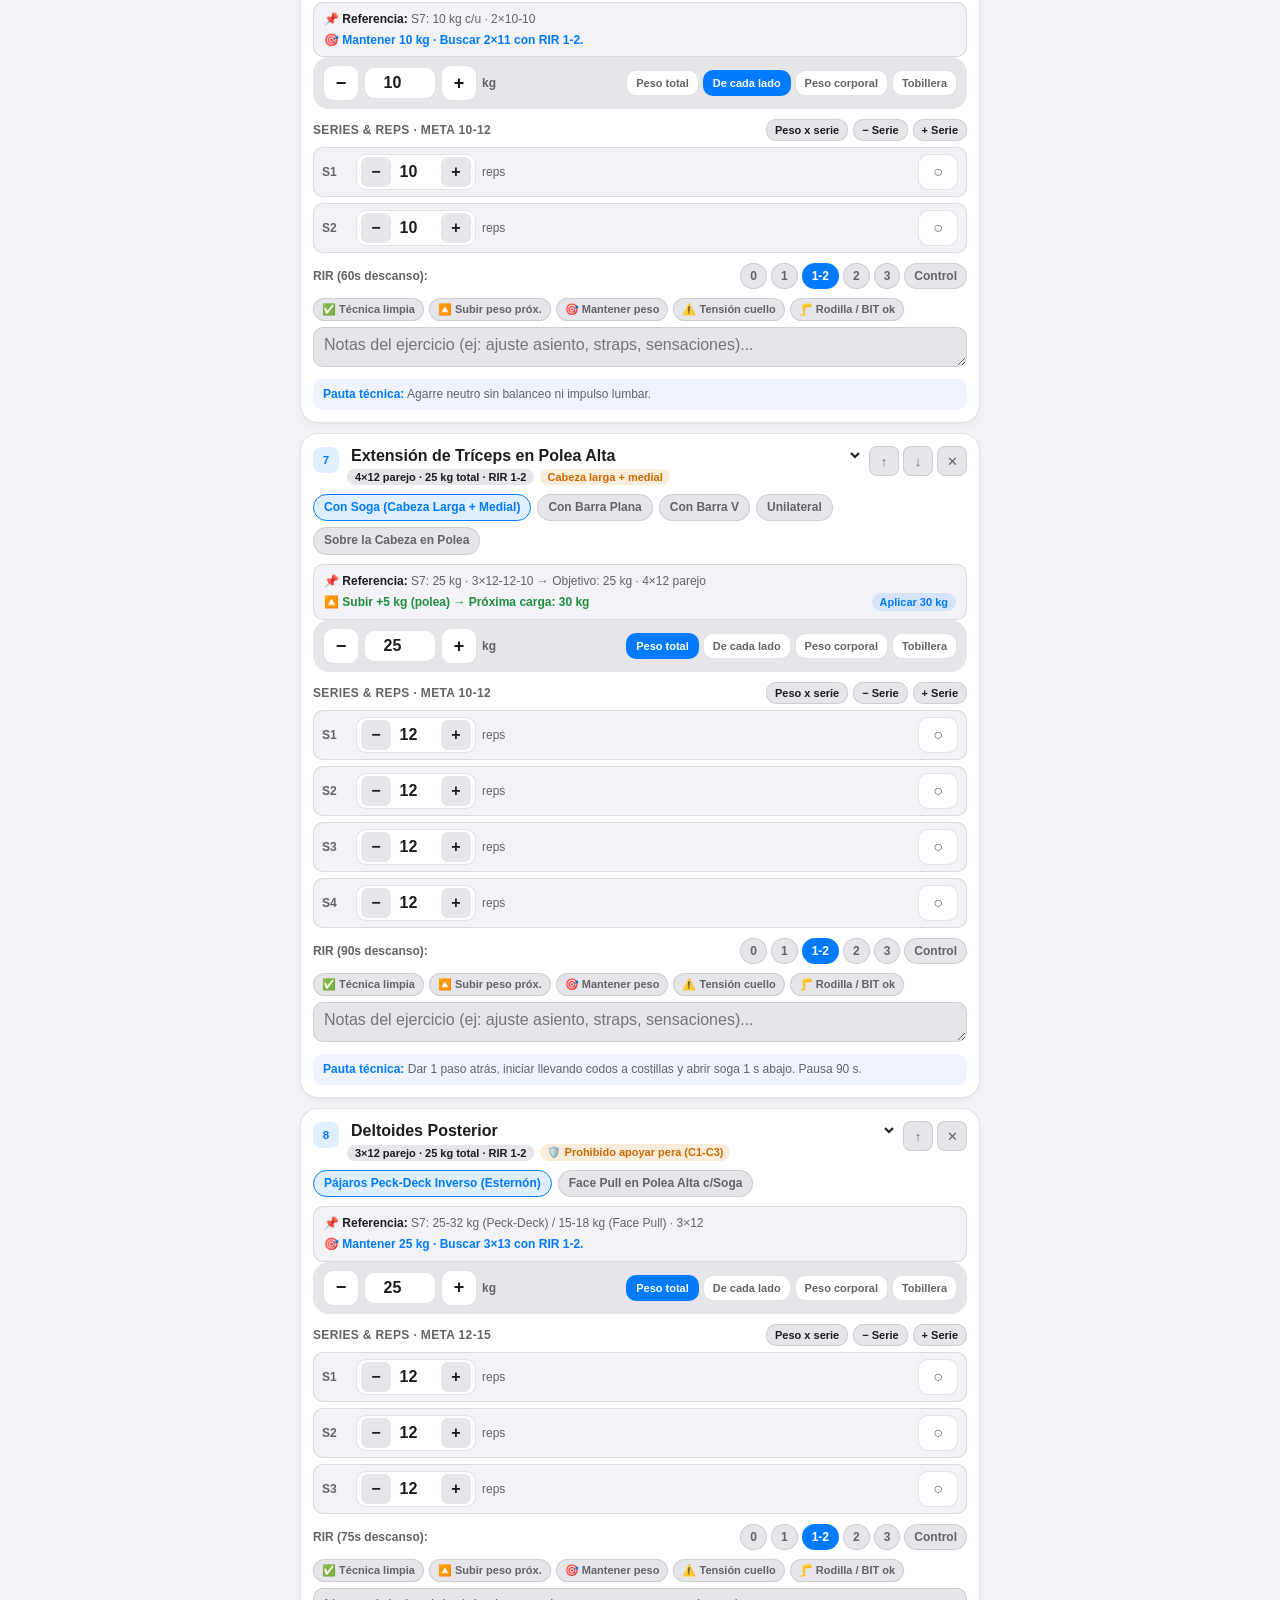
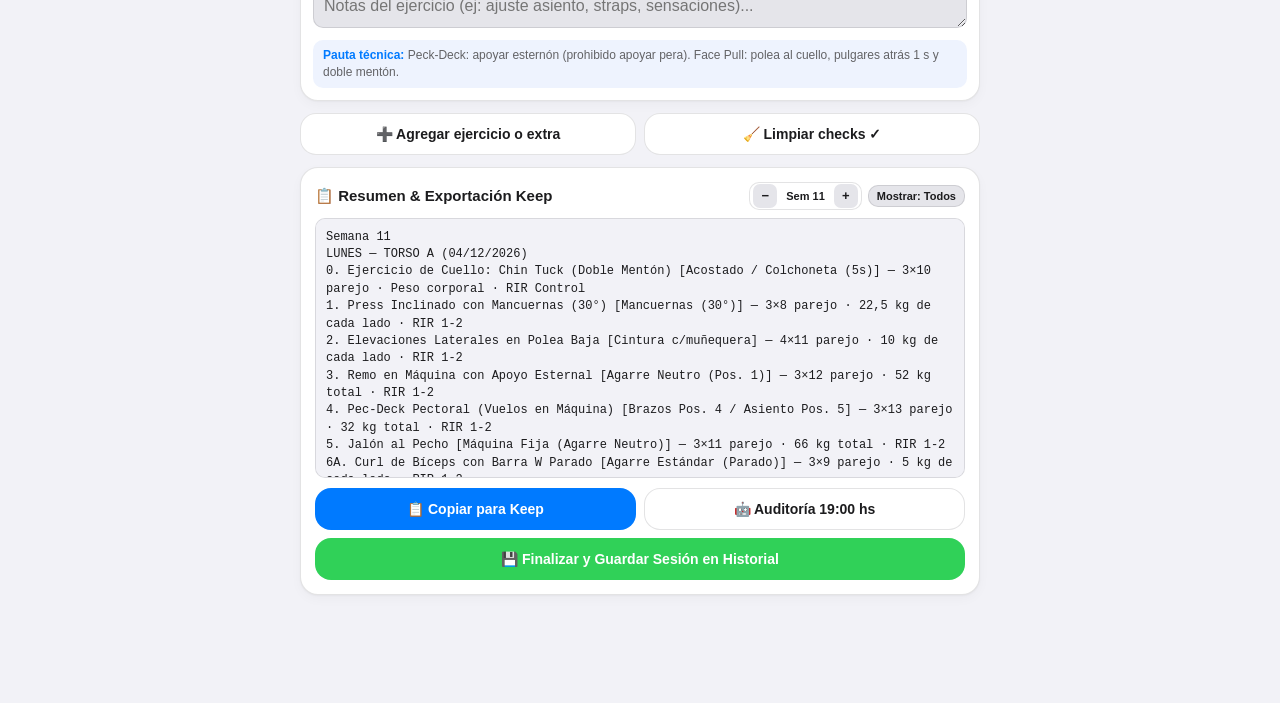
<file: gym/index.html>
<!DOCTYPE html>
<html lang="es">
<head>
  <meta charset="utf-8">
  <meta name="viewport" content="width=device-width, initial-scale=1, maximum-scale=1, user-scalable=no, viewport-fit=cover">
  <meta name="apple-mobile-web-app-capable" content="yes">
  <meta name="apple-mobile-web-app-status-bar-style" content="black-translucent">
  <meta name="apple-mobile-web-app-title" content="Gym v7.1">
  <meta name="theme-color" content="#F2F2F7" media="(prefers-color-scheme: light)">
  <meta name="theme-color" content="#000000" media="(prefers-color-scheme: dark)">
  <link rel="apple-touch-icon" sizes="180x180" href="./icons/apple-touch-icon.png">
  <link rel="icon" type="image/svg+xml" href="./icons/icon.svg">
  <link rel="manifest" href="./manifest.json">
  <title>Gym — Forma by Luxx</title>
  <style>
    :root {
      --bg: #F2F2F7;
      --surface-bright: #FFFFFF;
      --surface-dim: #E5E5EA;
      --surface-card: #F2F2F7;
      --on-surface: #1C1C1E;
      --on-surface-variant: #636366;
      --primary: #007AFF;
      --primary-strong: #0066CC;
      --accent-container: rgba(0, 122, 255, 0.12);
      --positive: #1E8E3E;
      --positive-bright: #30D158;
      --positive-container: rgba(30, 142, 62, 0.13);
      --warn: #C96A00;
      --warn-container: rgba(217, 119, 6, 0.14);
      --error: #D72B21;
      --error-container: rgba(215, 43, 33, 0.12);
      --spotify: #1DB954;
      --spotify-container: rgba(29, 185, 84, 0.14);
      --border: rgba(60, 60, 67, 0.14);
      --shadow: 0 1px 2px rgba(0, 0, 0, 0.04), 0 4px 12px rgba(0, 0, 0, 0.03);
      --r-s: 10px;
      --r-m: 16px;
      --r-l: 18px;
      --r-full: 999px;
    }
    @media (prefers-color-scheme: dark) {
      :root {
        --bg: #000000;
        --surface-bright: #1C1C1E;
        --surface-dim: #2C2C2E;
        --surface-card: #1C1C1E;
        --on-surface: #F5F5F7;
        --on-surface-variant: #AEAEB2;
        --primary: #0A84FF;
        --primary-strong: #409CFF;
        --accent-container: rgba(10, 132, 255, 0.18);
        --positive: #30D158;
        --positive-bright: #30D158;
        --positive-container: rgba(48, 209, 88, 0.16);
        --warn: #FF9F0A;
        --warn-container: rgba(255, 159, 10, 0.18);
        --error: #FF453A;
        --error-container: rgba(255, 69, 58, 0.18);
        --spotify: #1ED760;
        --spotify-container: rgba(30, 215, 96, 0.16);
        --border: rgba(255, 255, 255, 0.14);
        --shadow: none;
      }
    }
    body.is-embedded {
      padding-top: 8px;
      padding-bottom: 94px;
    }
    body.is-embedded .topbar {
      display: none;
    }
    body.is-embedded .session-hud {
      top: 6px;
    }

    * {
      box-sizing: border-box;
      -webkit-tap-highlight-color: transparent;
    }

    html, body {
      touch-action: manipulation;
      margin: 0;
      min-height: 100%;
      max-width: 100%;
      overflow-x: hidden;
      background: var(--bg);
      color: var(--on-surface);
      font-family: -apple-system, BlinkMacSystemFont, 'SF Pro Text', 'Segoe UI', Roboto, sans-serif;
    }

    body {
      padding:
        max(10px, env(safe-area-inset-top))
        max(10px, env(safe-area-inset-right))
        calc(108px + env(safe-area-inset-bottom))
        max(10px, env(safe-area-inset-left));
      -webkit-user-select: none;
      user-select: none;
    }

    input, textarea, select, pre {
      font-family: inherit;
      -webkit-user-select: text;
      user-select: text;
    }

    /* Prevent iOS Safari zoom on input focus */
    input, textarea, select {
      font-size: 16px;
      max-width: 100%;
    }

    .app-shell {
      width: 100%;
      max-width: 680px;
      margin: 0 auto;
    }

    /* Topbar */
    .topbar {
      display: flex;
      align-items: center;
      justify-content: space-between;
      gap: 6px;
      margin-bottom: 10px;
      min-width: 0;
    }
    .topbar-left {
      display: flex;
      align-items: center;
      gap: 6px;
      min-width: 0;
      flex: 1 1 0%;
    }
    .back-link {
      display: inline-flex;
      align-items: center;
      gap: 3px;
      padding: 5px 9px;
      border-radius: var(--r-full);
      background: var(--surface-bright);
      border: 1px solid var(--border);
      color: var(--on-surface-variant);
      text-decoration: none;
      font-size: 11px;
      font-weight: 600;
      flex-shrink: 0;
    }
    .app-heading {
      font-size: 14px;
      font-weight: 700;
      white-space: nowrap;
      overflow: hidden;
      text-overflow: ellipsis;
      min-width: 0;
    }
    .app-heading span {
      color: var(--on-surface-variant);
      font-weight: 500;
      font-size: 11px;
    }
    .topbar-right {
      display: flex;
      align-items: center;
      gap: 5px;
      flex-shrink: 0;
    }
    .pill-btn, .offline-pill {
      display: inline-flex;
      align-items: center;
      gap: 4px;
      padding: 5px 8px;
      border-radius: var(--r-full);
      background: var(--surface-bright);
      border: 1px solid var(--border);
      font-size: 11px;
      font-weight: 650;
      color: var(--on-surface-variant);
      cursor: pointer;
      white-space: nowrap;
    }
    .pill-btn.active {
      background: var(--positive-container);
      color: var(--positive);
      border-color: transparent;
    }
    .offline-dot {
      width: 7px;
      height: 7px;
      border-radius: 50%;
      background: var(--positive);
      flex-shrink: 0;
    }

    /* Sticky Session HUD */
    .session-hud {
      position: sticky;
      top: max(6px, env(safe-area-inset-top));
      z-index: 30;
      background: var(--surface-bright);
      border: 1px solid var(--border);
      border-radius: var(--r-m);
      padding: 9px 10px;
      margin-bottom: 10px;
      box-shadow: var(--shadow);
      backdrop-filter: blur(12px);
      max-width: 100%;
    }
    .hud-row {
      display: flex;
      align-items: center;
      justify-content: space-between;
      gap: 6px;
      flex-wrap: wrap;
    }
    .hud-timer-box {
      display: flex;
      align-items: center;
      gap: 6px;
    }
    .hud-clock {
      font-variant-numeric: tabular-nums;
      font-size: 17px;
      font-weight: 800;
      letter-spacing: -0.02em;
      color: var(--on-surface);
    }
    .hud-clock.running {
      color: var(--positive);
    }
    .hud-btn {
      border: 1px solid var(--border);
      background: var(--surface-dim);
      color: var(--on-surface);
      border-radius: var(--r-s);
      padding: 5px 8px;
      font-size: 11.5px;
      font-weight: 700;
      cursor: pointer;
      min-height: 30px;
      display: inline-flex;
      align-items: center;
      gap: 4px;
      white-space: nowrap;
    }
    .hud-btn.primary {
      background: var(--primary);
      color: #ffffff;
      border-color: transparent;
    }
    .hud-btn.spotify-mini {
      background: var(--spotify-container);
      color: var(--spotify);
      border-color: transparent;
    }
    .hud-stats {
      display: flex;
      align-items: center;
      gap: 6px;
      font-size: 11.5px;
      font-weight: 650;
      color: var(--on-surface-variant);
    }
    .hud-progress-track {
      height: 5px;
      background: var(--surface-dim);
      border-radius: var(--r-full);
      margin-top: 8px;
      overflow: hidden;
    }
    .hud-progress-fill {
      height: 100%;
      width: 0%;
      background: linear-gradient(90deg, var(--primary), var(--positive-bright));
      border-radius: var(--r-full);
      transition: width 0.25s ease;
    }

    /* Spotify Collapsible Drawer */
    .spotify-card {
      background: var(--surface-bright);
      border: 1px solid var(--border);
      border-radius: var(--r-m);
      padding: 9px 10px;
      margin-bottom: 10px;
      box-shadow: var(--shadow);
      max-width: 100%;
    }
    .spotify-bar {
      display: flex;
      align-items: center;
      justify-content: space-between;
      gap: 6px;
      min-width: 0;
    }
    .spotify-info {
      display: flex;
      align-items: center;
      gap: 8px;
      min-width: 0;
      flex: 1 1 0%;
    }
    .spotify-badge {
      width: 28px;
      height: 28px;
      border-radius: 8px;
      background: var(--spotify-container);
      color: var(--spotify);
      display: grid;
      place-items: center;
      font-size: 14px;
      flex-shrink: 0;
      overflow: hidden;
    }
    .spotify-badge img {
      width: 100%;
      height: 100%;
      object-fit: cover;
    }
    .spotify-meta {
      min-width: 0;
      flex: 1 1 0%;
    }
    .spotify-track {
      font-size: 12.5px;
      font-weight: 700;
      white-space: nowrap;
      overflow: hidden;
      text-overflow: ellipsis;
    }
    .spotify-sub {
      font-size: 10.5px;
      color: var(--on-surface-variant);
      white-space: nowrap;
      overflow: hidden;
      text-overflow: ellipsis;
    }
    .spotify-controls {
      display: flex;
      align-items: center;
      gap: 4px;
      flex-shrink: 0;
    }
    .sp-btn {
      width: 30px;
      height: 30px;
      border-radius: var(--r-full);
      border: 1px solid var(--border);
      background: var(--surface-dim);
      color: var(--on-surface);
      font-size: 12px;
      display: grid;
      place-items: center;
      cursor: pointer;
    }
    .sp-btn.play {
      background: var(--spotify);
      color: #0b0f14;
      border-color: transparent;
      font-weight: 800;
    }
    .sp-drawer {
      display: none;
      margin-top: 10px;
      padding-top: 10px;
      border-top: 1px solid var(--border);
    }
    .sp-drawer.open {
      display: block;
    }
    .sp-tabs {
      display: grid;
      grid-template-columns: repeat(3, 1fr);
      gap: 6px;
      margin-bottom: 10px;
    }
    .sp-tab {
      padding: 7px 6px;
      border-radius: var(--r-s);
      border: 1px solid var(--border);
      background: var(--surface-dim);
      color: var(--on-surface-variant);
      font-size: 11px;
      font-weight: 700;
      text-align: center;
      cursor: pointer;
    }
    .sp-tab.active {
      background: var(--spotify-container);
      color: var(--spotify);
      border-color: transparent;
    }
    .sp-panel {
      display: none;
      font-size: 12px;
      color: var(--on-surface-variant);
      line-height: 1.45;
    }
    .sp-panel.active {
      display: block;
    }
    .sp-input-row {
      display: flex;
      gap: 6px;
      margin: 8px 0;
    }
    .text-input {
      width: 100%;
      padding: 9px 11px;
      border-radius: var(--r-s);
      border: 1px solid var(--border);
      background: var(--surface-dim);
      color: var(--on-surface);
      font-size: 16px;
    }

    /* Day Navigation Tabs */
    .day-tabs {
      display: grid;
      grid-template-columns: repeat(5, minmax(0, 1fr));
      gap: 5px;
      margin-bottom: 12px;
      max-width: 100%;
    }
    .day-tab {
      display: flex;
      flex-direction: column;
      align-items: center;
      justify-content: center;
      padding: 8px 2px;
      border-radius: var(--r-m);
      border: 1px solid var(--border);
      background: var(--surface-bright);
      color: var(--on-surface-variant);
      cursor: pointer;
      min-width: 0;
      transition: transform 0.1s ease;
    }
    .day-tab:active {
      transform: scale(0.97);
    }
    .day-tab.active {
      background: var(--primary);
      color: #ffffff;
      border-color: transparent;
      box-shadow: 0 3px 10px rgba(37, 99, 235, 0.25);
    }
    .day-tab-title {
      font-size: 11px;
      font-weight: 750;
      line-height: 1.15;
      white-space: nowrap;
      overflow: hidden;
      text-overflow: ellipsis;
      max-width: 100%;
    }
    .day-tab-sub {
      font-size: 9.5px;
      opacity: 0.85;
      margin-top: 2px;
      white-space: nowrap;
    }

    /* Day Subheader */
    .day-banner {
      display: flex;
      align-items: center;
      justify-content: space-between;
      gap: 8px;
      background: var(--surface-bright);
      border: 1px solid var(--border);
      border-radius: var(--r-m);
      padding: 10px 12px;
      margin-bottom: 10px;
      min-width: 0;
    }
    .day-banner > div:first-child {
      min-width: 0;
      flex: 1 1 0%;
    }
    .day-banner h2 {
      margin: 0;
      font-size: 15px;
      font-weight: 800;
    }
    .day-banner p {
      margin: 2px 0 0;
      font-size: 12px;
      color: var(--on-surface-variant);
    }
    .day-actions {
      display: flex;
      gap: 6px;
      flex-shrink: 0;
    }

    /* Exercise Card */
    .ex-list {
      display: flex;
      flex-direction: column;
      gap: 10px;
    }
    .ex-card {
      background: var(--surface-bright);
      border: 1px solid var(--border);
      border-radius: var(--r-l);
      padding: 12px;
      box-shadow: var(--shadow);
      max-width: 100%;
      min-width: 0;
      transition: border-color 0.2s ease;
    }
    .ex-card.completed {
      border-color: var(--positive);
    }
    .ex-card.posture-card {
      border-left: 4px solid var(--primary);
    }
    .ex-header {
      display: flex;
      align-items: flex-start;
      justify-content: space-between;
      gap: 6px;
      min-width: 0;
    }
    .ex-title-wrap {
      display: flex;
      align-items: flex-start;
      gap: 8px;
      min-width: 0;
      flex: 1 1 0%;
    }
    .ex-order {
      min-width: 26px;
      height: 26px;
      border-radius: 8px;
      background: var(--accent-container);
      color: var(--primary);
      font-size: 11.5px;
      font-weight: 800;
      display: grid;
      place-items: center;
      flex-shrink: 0;
      margin-top: 1px;
    }
    .ex-card.completed .ex-order {
      background: var(--positive-container);
      color: var(--positive);
    }
    .ex-name-group {
      min-width: 0;
      flex: 1 1 0%;
      width: 0;
    }
    .ex-select {
      width: 100%;
      max-width: 100%;
      min-width: 0;
      background: transparent;
      border: none;
      padding: 0;
      color: var(--on-surface);
      font-size: 16px;
      font-weight: 800;
      line-height: 1.25;
      cursor: pointer;
      appearance: auto;
      text-overflow: ellipsis;
      overflow: hidden;
      white-space: nowrap;
    }
    .ex-summary-line {
      display: flex;
      align-items: center;
      flex-wrap: wrap;
      gap: 6px;
      margin-top: 4px;
    }
    .notation-badge {
      display: inline-flex;
      align-items: center;
      padding: 2px 8px;
      border-radius: var(--r-full);
      background: var(--surface-dim);
      color: var(--on-surface);
      font-size: 11px;
      font-weight: 750;
      font-variant-numeric: tabular-nums;
    }
    .ex-card.completed .notation-badge {
      background: var(--positive-container);
      color: var(--positive);
    }
    .bio-badge {
      display: inline-flex;
      align-items: center;
      padding: 2px 7px;
      border-radius: var(--r-full);
      background: var(--warn-container);
      color: var(--warn);
      font-size: 11px;
      font-weight: 700;
    }
    .ex-menu-btns {
      display: flex;
      gap: 4px;
      flex-shrink: 0;
    }
    .icon-mini-btn {
      width: 30px;
      height: 30px;
      border-radius: 8px;
      border: 1px solid var(--border);
      background: var(--surface-dim);
      color: var(--on-surface-variant);
      font-size: 13px;
      display: grid;
      place-items: center;
      cursor: pointer;
    }

    /* Variants Chips */
    .variant-strip {
      display: flex;
      flex-wrap: wrap;
      gap: 6px;
      margin-top: 9px;
    }
    .chip {
      padding: 6px 10px;
      border-radius: var(--r-full);
      border: 1px solid var(--border);
      background: var(--surface-dim);
      color: var(--on-surface-variant);
      font-size: 12px;
      font-weight: 650;
      cursor: pointer;
      line-height: 1.1;
    }
    .chip.active {
      background: var(--accent-container);
      color: var(--primary);
      border-color: var(--primary);
    }

    /* Ghost & Overload Coach Banner */
    .ghost-box {
      margin-top: 9px;
      padding: 8px 10px;
      border-radius: var(--r-s);
      background: var(--surface-card);
      border: 1px solid var(--border);
      font-size: 12px;
      line-height: 1.4;
    }
    .ghost-prev {
      color: var(--on-surface-variant);
      display: flex;
      align-items: center;
      justify-content: space-between;
      gap: 8px;
      flex-wrap: wrap;
    }
    .ghost-prev strong {
      color: var(--on-surface);
    }
    .delta-pill {
      margin-top: 4px;
      display: flex;
      align-items: center;
      justify-content: space-between;
      gap: 8px;
      flex-wrap: wrap;
      color: var(--positive);
      font-weight: 700;
    }
    .delta-pill.maintain {
      color: var(--primary);
    }
    .delta-apply-btn {
      border: none;
      background: var(--accent-container);
      color: var(--primary);
      padding: 3px 8px;
      border-radius: var(--r-full);
      font-size: 11px;
      font-weight: 700;
      cursor: pointer;
    }

    /* Weight + Mode + RIR Row */
    .controls-grid {
      display: grid;
      grid-template-columns: 1fr;
      gap: 9px;
      margin-top: 10px;
    }
    .weight-row {
      display: flex;
      align-items: center;
      justify-content: space-between;
      gap: 8px;
      flex-wrap: wrap;
      background: var(--surface-dim);
      padding: 8px 10px;
      border-radius: var(--r-m);
    }
    .stepper {
      display: flex;
      align-items: center;
      gap: 5px;
    }
    .step-btn {
      width: 36px;
      height: 36px;
      border-radius: var(--r-s);
      border: 1px solid var(--border);
      background: var(--surface-bright);
      color: var(--on-surface);
      font-size: 18px;
      font-weight: 700;
      display: grid;
      place-items: center;
      cursor: pointer;
    }
    .step-btn:active {
      transform: scale(0.94);
    }
    .weight-input {
      width: 72px;
      text-align: center;
      padding: 6px 4px;
      border-radius: var(--r-s);
      border: 1px solid var(--border);
      background: var(--surface-bright);
      color: var(--on-surface);
      font-size: 16px;
      font-weight: 800;
      font-variant-numeric: tabular-nums;
    }
    .unit-label {
      font-size: 12px;
      font-weight: 700;
      color: var(--on-surface-variant);
    }
    .mode-pills {
      display: flex;
      gap: 4px;
      flex-wrap: wrap;
    }
    .mode-pill {
      padding: 6px 9px;
      border-radius: var(--r-s);
      border: 1px solid var(--border);
      background: var(--surface-bright);
      color: var(--on-surface-variant);
      font-size: 11px;
      font-weight: 700;
      cursor: pointer;
    }
    .mode-pill.active {
      background: var(--primary);
      color: #ffffff;
      border-color: transparent;
    }

    /* Sets Grid */
    .sets-header {
      display: flex;
      align-items: center;
      justify-content: space-between;
      gap: 8px;
      margin-top: 10px;
      margin-bottom: 6px;
      flex-wrap: wrap;
    }
    .sets-title {
      font-size: 12px;
      font-weight: 750;
      color: var(--on-surface-variant);
      text-transform: uppercase;
      letter-spacing: 0.03em;
    }
    .sets-tools {
      display: flex;
      align-items: center;
      gap: 5px;
      flex-wrap: wrap;
    }
    .tiny-btn {
      padding: 4px 8px;
      border-radius: var(--r-s);
      border: 1px solid var(--border);
      background: var(--surface-dim);
      color: var(--on-surface);
      font-size: 11px;
      font-weight: 700;
      cursor: pointer;
    }
    .tiny-btn.active {
      background: var(--accent-container);
      color: var(--primary);
      border-color: var(--primary);
    }

    .sets-list {
      display: flex;
      flex-direction: column;
      gap: 6px;
    }
    .set-row {
      display: flex;
      align-items: center;
      justify-content: space-between;
      gap: 8px;
      padding: 6px 8px;
      border-radius: var(--r-s);
      background: var(--surface-card);
      border: 1px solid var(--border);
    }
    .set-row.done {
      background: var(--positive-container);
      border-color: rgba(16, 185, 129, 0.35);
    }
    .set-idx {
      font-size: 12px;
      font-weight: 800;
      color: var(--on-surface-variant);
      min-width: 26px;
    }
    .set-row.done .set-idx {
      color: var(--positive);
    }
    .set-controls {
      display: flex;
      align-items: center;
      gap: 6px;
      flex: 1;
      flex-wrap: wrap;
    }
    .rep-stepper {
      display: inline-flex;
      align-items: center;
      gap: 4px;
      background: var(--surface-bright);
      padding: 2px 4px;
      border-radius: var(--r-s);
      border: 1px solid var(--border);
    }
    .rep-btn {
      width: 30px;
      height: 30px;
      border: none;
      border-radius: 7px;
      background: var(--surface-dim);
      color: var(--on-surface);
      font-size: 16px;
      font-weight: 700;
      cursor: pointer;
      display: grid;
      place-items: center;
    }
    .rep-input {
      width: 42px;
      text-align: center;
      border: none;
      background: transparent;
      color: var(--on-surface);
      font-size: 16px;
      font-weight: 800;
      font-variant-numeric: tabular-nums;
      padding: 2px 0;
    }
    .set-weight-input {
      width: 58px;
      text-align: center;
      padding: 5px 4px;
      border-radius: 8px;
      border: 1px solid var(--border);
      background: var(--surface-bright);
      color: var(--on-surface);
      font-size: 16px;
      font-weight: 700;
    }
    .set-check {
      width: 40px;
      height: 36px;
      border-radius: var(--r-s);
      border: 1px solid var(--border);
      background: var(--surface-bright);
      color: var(--on-surface-variant);
      font-size: 16px;
      font-weight: 800;
      cursor: pointer;
      display: grid;
      place-items: center;
      flex-shrink: 0;
    }
    .set-row.done .set-check {
      background: var(--positive-bright);
      color: #ffffff;
      border-color: transparent;
    }
    .uni-checks {
      display: flex;
      align-items: center;
      gap: 4px;
      flex-shrink: 0;
    }
    .set-check.uni {
      width: 38px;
      font-size: 12px;
      font-weight: 800;
    }
    .set-check.uni.checked {
      background: var(--positive-bright);
      color: #ffffff;
      border-color: transparent;
    }

    /* RIR & Notes */
    .rir-row {
      display: flex;
      align-items: center;
      justify-content: space-between;
      gap: 8px;
      margin-top: 10px;
      flex-wrap: wrap;
    }
    .rir-label {
      font-size: 12px;
      font-weight: 750;
      color: var(--on-surface-variant);
    }
    .rir-pills {
      display: flex;
      gap: 4px;
      flex-wrap: wrap;
    }
    .rir-pill {
      padding: 5px 9px;
      border-radius: var(--r-full);
      border: 1px solid var(--border);
      background: var(--surface-dim);
      color: var(--on-surface-variant);
      font-size: 12px;
      font-weight: 700;
      cursor: pointer;
    }
    .rir-pill.active {
      background: var(--primary);
      color: #ffffff;
      border-color: transparent;
    }

    .notes-wrap {
      margin-top: 9px;
    }
    .quick-notes {
      display: flex;
      flex-wrap: wrap;
      gap: 5px;
      margin-bottom: 6px;
    }
    .qnote-chip {
      padding: 4px 8px;
      border-radius: var(--r-full);
      border: 1px solid var(--border);
      background: var(--surface-dim);
      color: var(--on-surface-variant);
      font-size: 11px;
      font-weight: 650;
      cursor: pointer;
    }
    .qnote-chip.active {
      background: var(--accent-container);
      color: var(--primary);
      border-color: var(--primary);
    }
    .notes-input {
      width: 100%;
      padding: 8px 10px;
      border-radius: var(--r-s);
      border: 1px solid var(--border);
      background: var(--surface-dim);
      color: var(--on-surface);
      font-size: 16px;
      resize: vertical;
      min-height: 40px;
    }
    .cue-box {
      margin-top: 8px;
      padding: 7px 10px;
      border-radius: var(--r-s);
      background: rgba(37, 99, 235, 0.08);
      color: var(--on-surface-variant);
      font-size: 12px;
      line-height: 1.4;
    }
    .cue-box strong {
      color: var(--primary);
    }

    /* Chin Tuck 5s Pacer */
    .hold-timer-row {
      display: flex;
      align-items: center;
      gap: 8px;
      margin-top: 8px;
    }

    /* Add Exercise Bar */
    .add-ex-row {
      display: flex;
      gap: 8px;
      margin: 12px 0;
    }
    .big-btn {
      flex: 1;
      padding: 12px 14px;
      border-radius: var(--r-m);
      border: 1px solid var(--border);
      background: var(--surface-bright);
      color: var(--on-surface);
      font-size: 14px;
      font-weight: 750;
      cursor: pointer;
      display: inline-flex;
      align-items: center;
      justify-content: center;
      gap: 6px;
    }
    .big-btn.primary {
      background: var(--primary);
      color: #ffffff;
      border-color: transparent;
    }
    .big-btn.positive {
      background: var(--positive-bright);
      color: #ffffff;
      border-color: transparent;
    }

    /* Export Card */
    .export-card {
      background: var(--surface-bright);
      border: 1px solid var(--border);
      border-radius: var(--r-l);
      padding: 14px;
      margin-top: 12px;
      box-shadow: var(--shadow);
    }
    .export-head {
      display: flex;
      align-items: center;
      justify-content: space-between;
      gap: 8px;
      flex-wrap: wrap;
      margin-bottom: 8px;
    }
    .export-head h3 {
      margin: 0;
      font-size: 15px;
      font-weight: 800;
    }
    .keep-preview {
      margin: 0 0 10px;
      padding: 10px;
      border-radius: var(--r-s);
      background: var(--surface-card);
      border: 1px solid var(--border);
      font-family: ui-monospace, SFMono-Regular, Menlo, Consolas, monospace;
      font-size: 12px;
      line-height: 1.45;
      white-space: pre-wrap;
      word-break: break-word;
      max-height: 260px;
      overflow-y: auto;
      color: var(--on-surface);
    }
    .export-btns {
      display: grid;
      grid-template-columns: 1fr 1fr;
      gap: 8px;
    }
    .export-btns .full {
      grid-column: 1 / -1;
    }

    /* Floating Bottom Dock (Global Clock + Rest Timer) */
    .rest-bar {
      position: fixed;
      left: 50%;
      bottom: calc(8px + env(safe-area-inset-bottom));
      transform: translateX(-50%);
      width: calc(100% - 20px);
      max-width: 656px;
      background: rgba(17, 24, 39, 0.96);
      backdrop-filter: blur(12px);
      color: #f9fafb;
      border: 1px solid rgba(255, 255, 255, 0.14);
      border-radius: var(--r-l);
      padding: 8px 12px;
      box-shadow: 0 10px 30px rgba(0, 0, 0, 0.45);
      z-index: 50;
      display: block;
    }
    .rest-bar.done-flash {
      background: #065f46;
      border-color: #34d399;
    }
    .dock-global-row {
      display: flex;
      align-items: center;
      justify-content: space-between;
      gap: 8px;
    }
    .dock-clock-group {
      display: flex;
      align-items: center;
      gap: 6px;
    }
    .dock-clock {
      font-size: 16px;
      font-weight: 800;
      font-variant-numeric: tabular-nums;
      color: #f9fafb;
    }
    .dock-clock.running {
      color: #34d399;
    }
    .dock-mini-btn {
      padding: 4px 8px;
      border-radius: 8px;
      border: 1px solid rgba(255, 255, 255, 0.16);
      background: rgba(255, 255, 255, 0.12);
      color: #ffffff;
      font-size: 11px;
      font-weight: 750;
      cursor: pointer;
    }
    .dock-mini-btn.primary {
      background: #2563eb;
      border-color: transparent;
    }
    .rest-subpanel {
      display: none;
      margin-top: 7px;
      padding-top: 7px;
      border-top: 1px solid rgba(255, 255, 255, 0.14);
    }
    .rest-subpanel.visible {
      display: block;
    }
    .rest-inner {
      display: flex;
      align-items: center;
      justify-content: space-between;
      gap: 10px;
    }
    .rest-time {
      font-size: 24px;
      font-weight: 850;
      font-variant-numeric: tabular-nums;
      line-height: 1;
    }
    .rest-label {
      font-size: 11px;
      color: #cbd5e1;
      margin-top: 2px;
      white-space: nowrap;
      overflow: hidden;
      text-overflow: ellipsis;
      max-width: 190px;
    }
    .rest-actions {
      display: flex;
      align-items: center;
      gap: 5px;
    }
    .rest-btn {
      padding: 7px 10px;
      border-radius: var(--r-s);
      border: 1px solid rgba(255, 255, 255, 0.16);
      background: rgba(255, 255, 255, 0.12);
      color: #ffffff;
      font-size: 12px;
      font-weight: 750;
      cursor: pointer;
    }
    .rest-progress {
      height: 4px;
      background: rgba(255, 255, 255, 0.15);
      border-radius: var(--r-full);
      margin-top: 8px;
      overflow: hidden;
    }
    .rest-progress-bar {
      height: 100%;
      background: #34d399;
      width: 100%;
      transition: width 0.25s linear;
    }

    /* History View */
    .history-card {
      background: var(--surface-bright);
      border: 1px solid var(--border);
      border-radius: var(--r-m);
      padding: 12px;
      margin-bottom: 10px;
      box-shadow: var(--shadow);
    }
    .history-top {
      display: flex;
      justify-content: space-between;
      align-items: flex-start;
      gap: 8px;
    }

    /* Modals */
    .modal-backdrop {
      position: fixed;
      inset: 0;
      background: rgba(0, 0, 0, 0.62);
      z-index: 60;
      display: none;
      align-items: flex-end;
      justify-content: center;
      padding: 12px;
    }
    .modal-backdrop.open {
      display: flex;
    }
    .modal-sheet {
      width: 100%;
      max-width: 640px;
      max-height: 85vh;
      overflow-y: auto;
      background: var(--surface-bright);
      border-radius: var(--r-l);
      border: 1px solid var(--border);
      padding: 16px;
      box-shadow: var(--shadow);
    }
    .modal-head {
      display: flex;
      align-items: center;
      justify-content: space-between;
      margin-bottom: 12px;
    }
    .modal-head h3 {
      margin: 0;
      font-size: 16px;
      font-weight: 800;
    }
    .catalog-item {
      display: flex;
      align-items: center;
      justify-content: space-between;
      gap: 10px;
      padding: 10px;
      border-radius: var(--r-s);
      background: var(--surface-dim);
      margin-bottom: 7px;
      cursor: pointer;
    }
    .toast {
      position: fixed;
      top: calc(16px + env(safe-area-inset-top));
      left: 50%;
      transform: translateX(-50%);
      background: #111827;
      color: #ffffff;
      padding: 9px 14px;
      border-radius: var(--r-full);
      font-size: 13px;
      font-weight: 700;
      z-index: 80;
      box-shadow: 0 6px 20px rgba(0,0,0,0.35);
      display: none;
    }
    .toast.show {
      display: block;
    }
  </style>
</head>
<body>
  <script>
    if (new URLSearchParams(location.search).get('embedded') === '1') {
      document.body.classList.add('is-embedded');
    }
  </script>
  <div class="toast" id="toast"></div>

  <main class="app-shell">
    <!-- Topbar -->
    <header class="topbar">
      <div class="topbar-left">
        <a class="back-link" href="../index.html">‹ Forma</a>
        <div class="app-heading">Gym Tracker <span id="app-version-badge">· v7.1</span></div>
      </div>
      <div class="topbar-right">
        <button class="pill-btn" id="wakelock-btn" type="button" title="Mantener pantalla encendida">🔓 Pantalla</button>
        <div class="offline-pill">
          <span class="offline-dot" id="offline-dot"></span>
          <span id="offline-text">En línea</span>
        </div>
      </div>
    </header>

    <!-- Sticky Session HUD -->
    <section class="session-hud" aria-label="Control de entrenamiento en vivo">
      <div class="hud-row">
        <div class="hud-timer-box">
          <span class="hud-clock" id="workout-clock">00:00:00</span>
          <button class="hud-btn primary" id="wt-toggle-btn" type="button">▶ Iniciar</button>
          <button class="hud-btn" id="wt-reset-btn" type="button" title="Reiniciar reloj">↺</button>
        </div>
        <div class="hud-stats">
          <span id="hud-sets-count">0 / 0 series</span>
          <button class="hud-btn" id="manual-rest-btn" type="button">⏱ Descanso</button>
          <button class="hud-btn spotify-mini" id="sp-drawer-toggle" type="button">🎵</button>
        </div>
      </div>
      <div class="hud-progress-track">
        <div class="hud-progress-fill" id="hud-progress-fill"></div>
      </div>
    </section>

    <!-- Spotify Widget -->
    <section class="spotify-card" aria-label="Control de Spotify">
      <div class="spotify-bar">
        <div class="spotify-info" id="sp-toggle-area" style="cursor:pointer;">
          <div class="spotify-badge" id="sp-art">🎵</div>
          <div class="spotify-meta">
            <div class="spotify-track" id="sp-track-name">Spotify · Listo para entrenar</div>
            <div class="spotify-sub" id="sp-track-sub">Tocá para abrir Embed o conectar API PKCE</div>
          </div>
        </div>
        <div class="spotify-controls">
          <button class="sp-btn" id="sp-prev-btn" type="button" title="Anterior">⏮</button>
          <button class="sp-btn play" id="sp-play-btn" type="button" title="Play / Pausa">⏯</button>
          <button class="sp-btn" id="sp-next-btn" type="button" title="Siguiente">⏭</button>
          <a class="sp-btn" href="spotify://" title="Abrir App Spotify" style="text-decoration:none;font-size:12px;font-weight:800;">↗</a>
        </div>
      </div>

      <div class="sp-drawer" id="sp-drawer">
        <div class="sp-tabs">
          <button class="sp-tab active" data-sp-tab="embed" type="button">🎧 Player Embebido</button>
          <button class="sp-tab" data-sp-tab="api" type="button">🔗 Control API PKCE</button>
          <button class="sp-tab" data-sp-tab="app" type="button">📱 App Nativa</button>
        </div>

        <div class="sp-panel active" id="sp-panel-embed">
          <div>Pegá el link de tu playlist o álbum de Spotify para reproducir/cambiar temas directo acá (funciona sin Client ID):</div>
          <div class="sp-input-row">
            <input class="text-input" id="sp-embed-url-input" type="url" placeholder="https://open.spotify.com/playlist/..." />
            <button class="hud-btn primary" id="sp-embed-save-btn" type="button">Cargar</button>
          </div>
          <div style="display:flex;gap:6px;flex-wrap:wrap;margin-bottom:8px;">
            <button class="tiny-btn" data-sp-preset="https://open.spotify.com/playlist/37i9dQZF1DX76Wlfdnj7AP" type="button">🔥 Beast Mode</button>
            <button class="tiny-btn" data-sp-preset="https://open.spotify.com/playlist/37i9dQZF1DX0XUsuxWHRQd" type="button">⚡ Rap Caviar</button>
            <button class="tiny-btn" data-sp-preset="https://open.spotify.com/playlist/37i9dQZF1DXdxcBWuJkbcy" type="button">🏋️ Cardio / Rock</button>
          </div>
          <div id="sp-embed-container"></div>
        </div>

        <div class="sp-panel" id="sp-panel-api">
          <div>Control real de tu iPhone (<code>⏮ / ⏯ / ⏭</code> y canción en vivo con Spotify Premium). Creá una app gratis en <strong>developer.spotify.com</strong> con esta Redirect URI exacta:</div>
          <div class="sp-input-row">
            <input class="text-input" id="sp-redirect-uri" type="text" readonly />
            <button class="hud-btn" id="sp-copy-uri-btn" type="button">Copiar URI</button>
          </div>
          <div class="sp-input-row">
            <input class="text-input" id="sp-client-id-input" type="text" placeholder="Pegá tu Spotify Client ID..." />
            <button class="hud-btn primary" id="sp-connect-btn" type="button">Conectar</button>
          </div>
          <div id="sp-api-status" style="display:flex;align-items:center;justify-content:space-between;gap:8px;flex-wrap:wrap;margin-top:6px;">
            <span id="sp-api-status-text">Sin conectar</span>
            <div style="display:flex;gap:6px;">
              <button class="tiny-btn" id="sp-refresh-btn" type="button">↻ Actualizar tema</button>
              <button class="tiny-btn" id="sp-disconnect-btn" type="button">Desconectar</button>
            </div>
          </div>
        </div>

        <div class="sp-panel" id="sp-panel-app">
          <p style="margin:0 0 8px;">En iOS Safari, si tenés música sonando en la app de Spotify, podés saltar directo para elegir tema y volver con la flecha superior izquierda de iOS:</p>
          <a class="big-btn" href="spotify://" style="text-decoration:none;color:var(--spotify);border-color:var(--spotify);">🎵 Abrir App de Spotify</a>
        </div>
      </div>
    </section>

    <!-- Day Tabs -->
    <nav class="day-tabs" aria-label="Días de entrenamiento">
      <button class="day-tab active" data-day="torso_a" type="button">
        <span class="day-tab-title">Torso A</span>
        <span class="day-tab-sub">Lunes</span>
      </button>
      <button class="day-tab" data-day="pierna_a" type="button">
        <span class="day-tab-title">Pierna A</span>
        <span class="day-tab-sub">Martes</span>
      </button>
      <button class="day-tab" data-day="torso_b" type="button">
        <span class="day-tab-title">Torso B</span>
        <span class="day-tab-sub">Jueves</span>
      </button>
      <button class="day-tab" data-day="pierna_b" type="button">
        <span class="day-tab-title">Pierna B</span>
        <span class="day-tab-sub">Viernes</span>
      </button>
      <button class="day-tab" data-day="history" type="button">
        <span class="day-tab-title">Historial</span>
        <span class="day-tab-sub" id="hist-tab-count">0 reg.</span>
      </button>
    </nav>

    <!-- Main Workout View -->
    <section id="workout-view">
      <div class="day-banner">
        <div>
          <h2 id="day-title">Lunes — Torso A</h2>
          <p id="day-subtitle">Sistema Maestro v7.1 · Blindaje C1-C3 activo</p>
        </div>
        <div class="day-actions">
          <button class="hud-btn" id="open-sync-btn" type="button" title="Sincronizar con Sistema Maestro (Google Sheets)">🔄 Sync</button>
          <button class="hud-btn" id="reset-day-btn" type="button" title="Restaurar rutina base del día">↺ Base</button>
        </div>
      </div>

      <div id="sync-update-banner" style="display:none;margin-bottom:10px;padding:10px 12px;border-radius:14px;background:var(--accent-container);border:1px solid var(--primary);align-items:center;justify-content:space-between;gap:8px;flex-wrap:wrap;">
        <div style="font-size:12px;font-weight:700;color:var(--primary);" id="sync-banner-text">🔄 Nueva actualización en Sistema Maestro</div>
        <button class="hud-btn primary" id="apply-pending-sync-btn" type="button">Aplicar ahora</button>
      </div>

      <div class="ex-list" id="ex-list"></div>

      <div class="add-ex-row">
        <button class="big-btn" id="open-catalog-btn" type="button">➕ Agregar ejercicio o extra</button>
        <button class="big-btn" id="clear-checks-btn" type="button">🧹 Limpiar checks ✓</button>
      </div>

      <!-- Export & Finish Card -->
      <section class="export-card" aria-label="Exportar entrenamiento">
        <div class="export-head">
          <h3>📋 Resumen &amp; Exportación Keep</h3>
          <div style="display:flex;align-items:center;gap:6px;flex-wrap:wrap;">
            <div class="rep-stepper" style="padding:1px 3px;">
              <button class="rep-btn" id="week-minus-btn" type="button" style="width:24px;height:24px;font-size:13px;">−</button>
              <span id="week-badge-label" style="font-size:11px;font-weight:750;padding:0 5px;">Sem 9</span>
              <button class="rep-btn" id="week-plus-btn" type="button" style="width:24px;height:24px;font-size:13px;">+</button>
            </div>
            <button class="tiny-btn" id="export-mode-toggle" type="button">Mostrar: Todos</button>
          </div>
        </div>
        <pre class="keep-preview" id="keep-preview"></pre>
        <div class="export-btns">
          <button class="big-btn primary" id="copy-keep-btn" type="button">📋 Copiar para Keep</button>
          <button class="big-btn" id="copy-audit-btn" type="button">🤖 Auditoría 19:00 hs</button>
          <button class="big-btn positive full" id="finish-workout-btn" type="button">💾 Finalizar y Guardar Sesión en Historial</button>
        </div>
      </section>
    </section>

    <!-- History View -->
    <section id="history-view" style="display:none;">
      <div class="day-banner">
        <div>
          <h2>📚 Historial de Sesiones</h2>
          <p>Alimenta el "Fantasma / Última vez" y tus saltos en SportClub.</p>
        </div>
        <div class="day-actions">
          <button class="hud-btn" id="export-json-btn" type="button">⬇ Backup</button>
          <label class="hud-btn" style="cursor:pointer;">
            ⬆ Importar
            <input type="file" id="import-json-input" accept="application/json" style="display:none;">
          </label>
        </div>
      </div>
      <div id="history-list"></div>
    </section>
  </main>

  <!-- Floating Bottom Dock (Global Clock + Rest Timer) -->
  <aside class="rest-bar" id="rest-bar" aria-live="polite">
    <div class="dock-global-row">
      <div class="dock-clock-group">
        <span style="font-size:13px;">🕒</span>
        <span class="dock-clock" id="dock-workout-clock">00:00:00</span>
        <button class="dock-mini-btn primary" id="dock-wt-toggle" type="button">▶</button>
        <button class="dock-mini-btn" id="dock-wt-reset" type="button" title="Reiniciar reloj">↺</button>
      </div>
      <div style="display:flex;align-items:center;gap:6px;">
        <span id="dock-sets-count" style="font-size:11px;font-weight:700;color:#cbd5e1;">0/0</span>
        <button class="dock-mini-btn" id="dock-manual-rest" type="button">⏱ 90s</button>
      </div>
    </div>
    <div class="rest-subpanel" id="rest-subpanel">
      <div class="rest-inner">
        <div>
          <div class="rest-time" id="rest-time-display">01:30</div>
          <div class="rest-label" id="rest-ex-label">Descanso activo</div>
        </div>
        <div class="rest-actions">
          <button class="rest-btn" id="rest-minus-btn" type="button">-15s</button>
          <button class="rest-btn" id="rest-plus-btn" type="button">+15s</button>
          <button class="rest-btn" id="rest-restart-btn" type="button">↻</button>
          <button class="rest-btn" id="rest-stop-btn" type="button">✕</button>
        </div>
      </div>
      <div class="rest-progress">
        <div class="rest-progress-bar" id="rest-progress-bar"></div>
      </div>
    </div>
  </aside>

  <!-- Add Exercise Modal -->
  <div class="modal-backdrop" id="catalog-modal" role="dialog" aria-modal="true" aria-labelledby="catalog-title">
    <div class="modal-sheet">
      <div class="modal-head">
        <h3 id="catalog-title">➕ Agregar Ejercicio al Día</h3>
        <button class="hud-btn" id="close-catalog-btn" type="button">Cerrar ✕</button>
      </div>
      <div style="margin-bottom:10px;padding:10px;border-radius:12px;background:var(--surface-dim);">
        <div style="font-size:12px;font-weight:750;margin-bottom:6px;">Crear ejercicio personalizado rápido:</div>
        <div style="display:flex;gap:6px;">
          <input class="text-input" id="custom-ex-name" type="text" placeholder="Ej: Remo Gironda en Polea..." />
          <button class="hud-btn primary" id="add-custom-ex-btn" type="button">Sumar</button>
        </div>
      </div>
      <div style="font-size:12px;font-weight:750;color:var(--on-surface-variant);margin-bottom:8px;">Catálogo Sistema Maestro (v7.1 + Extras):</div>
      <div id="catalog-list"></div>
    </div>
  </div>

  <!-- Sync Sistema Maestro Modal -->
  <div class="modal-backdrop" id="sync-modal" role="dialog" aria-modal="true" aria-labelledby="sync-title">
    <div class="modal-sheet">
      <div class="modal-head">
        <h3 id="sync-title">🔄 Sync Automático Sistema Maestro</h3>
        <button class="hud-btn" id="close-sync-btn" type="button">Cerrar ✕</button>
      </div>
      <div style="font-size:12.5px;color:var(--on-surface-variant);line-height:1.45;margin-bottom:10px;">
        Al abrir la app con internet, inspecciona tu Google Sheets más reciente (<code>Sistema Maestro v...</code>). Si no cambió el contenido, no toca nada; si detecta una nueva versión (ej. <code>v7.2</code>) o una actualización semanal de sobrecarga progresiva, actualiza tus objetivos automáticamente.
      </div>
      <div style="padding:10px;border-radius:12px;background:var(--surface-dim);font-size:12px;margin-bottom:10px;" id="sync-status-box">
        Estado: Sin configurar (usando base local v7.1)
      </div>
      <div style="font-size:12px;font-weight:750;margin-bottom:4px;">URL de tu Google Apps Script (<code>/exec</code>):</div>
      <div class="sp-input-row" style="margin-bottom:10px;">
        <input class="text-input" id="sync-url-input" type="url" placeholder="https://script.google.com/macros/s/.../exec" />
        <button class="hud-btn primary" id="sync-save-btn" type="button">Guardar</button>
      </div>
      <div style="display:flex;gap:8px;flex-wrap:wrap;">
        <button class="big-btn primary" id="sync-now-btn" type="button">🔄 Inspeccionar Sheets ahora</button>
      </div>
    </div>
  </div>

  <script>
    (function () {
      'use strict';

      // ============================================================
      // 1. CATALOGO MAESTRO & RUTINA v7.1 (SPORTCLUB PERGAMINO)
      // ============================================================
      const QUICK_NOTES = [
        { key: 'straps', label: '🔗 Con Straps', text: 'Con Straps' },
        { key: 'clean', label: '✅ Técnica limpia', text: 'Técnica limpia' },
        { key: 'up', label: '🔼 Subir peso próx.', text: 'Subir peso próxima' },
        { key: 'hold', label: '🎯 Mantener peso', text: 'Mantener peso' },
        { key: 'neck', label: '⚠️ Tensión cuello', text: 'Alerta tensión cuello/trapecio' },
        { key: 'bit', label: '🦵 Rodilla / BIT ok', text: 'Rodilla/BIT sin molestias' }
      ];

      const RIR_OPTIONS = ['0', '1', '1-2', '2', '3', 'Control'];
      const WEIGHT_MODES = [
        { id: 'total', label: 'Peso total', short: 'kg total' },
        { id: 'per_side', label: 'De cada lado', short: 'kg c/lado' },
        { id: 'bodyweight', label: 'Peso corporal', short: 'corporal' },
        { id: 'ankle', label: 'Tobillera', short: 'tobillera' }
      ];

      // Catalog of exercises with variants & equipment jump rules
      const EXERCISE_CATALOG = {
        chin_tuck: {
          id: 'chin_tuck',
          name: 'Ejercicio de Cuello: Chin Tuck (Doble Mentón)',
          isPosture: true,
          repMin: 10,
          repMax: 10,
          defaultSets: [10, 10, 10],
          defaultWeight: 0,
          defaultMode: 'bodyweight',
          step: 0,
          equipType: 'corporal',
          defaultRir: 'Control',
          restSec: 45,
          badges: ['🛡️ Puesto #0 Obligatorio', '⏱ 5 s por rep'],
          cue: 'Obligatorio primero antes de cualquier ejercicio. Activa largo del cuello e inhibe C1-C3. Sostener 5 seg cada repetición.',
          refS7: '3 × 10 reps (5 s c/u) · Peso corporal',
          variants: [
            { name: 'Acostado / Colchoneta (5s)', mode: 'bodyweight', weight: 0, step: 0 },
            { name: 'De pie contra pared (5s)', mode: 'bodyweight', weight: 0, step: 0 }
          ]
        },
        press_inclinado_manc: {
          id: 'press_inclinado_manc',
          name: 'Press Inclinado con Mancuernas (30°)',
          repMin: 8,
          repMax: 10,
          defaultSets: [8, 8, 8],
          defaultWeight: 22.5,
          defaultMode: 'per_side',
          step: 2.5,
          equipType: 'mancuernas',
          defaultRir: '1-2',
          restSec: 120,
          badges: ['Puesto #1 · 100% energía'],
          cue: 'Escápulas deprimidas, codos a 45°, nuca apoyada y relajada.',
          refS7: 'S7: 20 kg c/u · 3×10-10-10 → Objetivo: 22,5 kg c/u · 3×8 parejo',
          variants: [
            { name: 'Mancuernas (30°)', mode: 'per_side', weight: 22.5, step: 2.5 },
            { name: 'Multipower (30°)', mode: 'total', weight: 45, step: 3.5 },
            { name: 'Plano con Mancuernas', mode: 'per_side', weight: 20, step: 2.5 },
            { name: 'Plano con Barra', mode: 'total', weight: 50, step: 3.5 }
          ]
        },
        press_inclinado_multi: {
          id: 'press_inclinado_multi',
          name: 'Press Inclinado en Multipower (30°)',
          repMin: 8,
          repMax: 10,
          defaultSets: [8, 8, 8],
          defaultWeight: 45,
          defaultMode: 'total',
          step: 3.5,
          equipType: 'barra (+1,75 kg/lado)',
          defaultRir: '1-2',
          restSec: 120,
          badges: ['Puesto #1 · En discos'],
          cue: 'Puesto #1 fresco al 100% de energía. Al lograr 3×10 pasa a 48,5 kg (+1,75 kg/lado).',
          refS7: 'S7: 45 kg en discos · 3×8-8-6 → Objetivo: 45 kg · 3×8 parejo',
          variants: [
            { name: 'Multipower (30°)', mode: 'total', weight: 45, step: 3.5 },
            { name: 'Con Mancuernas (30°)', mode: 'per_side', weight: 22.5, step: 2.5 },
            { name: 'Press Plano Barra/Manc.', mode: 'total', weight: 50, step: 3.5 }
          ]
        },
        elev_laterales_polea: {
          id: 'elev_laterales_polea',
          name: 'Elevaciones Laterales en Polea Baja',
          repMin: 10,
          repMax: 12,
          defaultSets: [11, 11, 11, 11],
          defaultWeight: 10,
          defaultMode: 'per_side',
          step: 5,
          equipType: 'polea',
          defaultRir: '1-2',
          restSec: 60,
          badges: ['Plano escapular 20-30°'],
          cue: 'Con muñequera, brazo 20-30° adelante (plano escapular) y frenar a 80° sin encoger trapecio.',
          refS7: 'S7: 10 kg · 4×10-10-10-10 → Objetivo: 10 kg · 4×11 parejo',
          variants: [
            { name: 'Cintura c/muñequera', mode: 'per_side', weight: 10, step: 5 },
            { name: 'Cadera c/muñequera', mode: 'per_side', weight: 10, step: 5 },
            { name: 'Polea c/manija', mode: 'per_side', weight: 10, step: 5 },
            { name: 'Con Mancuernas', mode: 'per_side', weight: 7.5, step: 2.5 }
          ]
        },
        remo_esternal: {
          id: 'remo_esternal',
          name: 'Remo en Máquina con Apoyo Esternal',
          isBack: true,
          repMin: 10,
          repMax: 12,
          defaultSets: [12, 12, 12],
          defaultWeight: 52,
          defaultMode: 'total',
          step: 7,
          equipType: 'máquina bloques',
          defaultRir: '1-2',
          restSec: 90,
          badges: ['🔗 Usar Straps', '🛡️ Pecho Pos. 1'],
          cue: 'Almohadilla de pecho en Posición 1 para proteger C1-C3. Usar straps para anular fatiga de antebrazo. Pausa 1 s atrás.',
          refS7: 'S7: 52 kg · 3×12-12-10 → Objetivo: 52 kg · 3×12 parejo',
          variants: [
            { name: 'Agarre Neutro (Pos. 1)', mode: 'total', weight: 52, step: 7 },
            { name: 'Agarre Prono (Pos. 1)', mode: 'total', weight: 52, step: 7 },
            { name: 'Polea Baja Gironda (Triángulo)', mode: 'total', weight: 50, step: 5 },
            { name: 'Mancuerna Unilateral Banco 45°', mode: 'per_side', weight: 17.5, step: 2.5 }
          ]
        },
        pec_deck: {
          id: 'pec_deck',
          name: 'Pec-Deck Pectoral (Vuelos en Máquina)',
          repMin: 12,
          repMax: 15,
          defaultSets: [13, 13, 13],
          defaultWeight: 32,
          defaultMode: 'total',
          step: 7,
          equipType: 'máquina bloques',
          defaultRir: '1-2',
          restSec: 75,
          badges: ['⚙️ Brazos 4 / Asiento 5'],
          cue: 'Ajuste: Brazos en Posición 4, Asiento en Posición 5. Guiar desde bíceps con codos levemente hacia abajo. Hombros bajos, frenar en línea del torso.',
          refS7: 'S7: 32 kg · 3×12-12-12 → Objetivo: 32 kg · 3×13 parejo',
          variants: [
            { name: 'Brazos Pos. 4 / Asiento Pos. 5', mode: 'total', weight: 32, step: 7 },
            { name: 'Cruces en Polea Baja', mode: 'per_side', weight: 10, step: 5 },
            { name: 'Cruces en Polea Media', mode: 'per_side', weight: 11, step: 5 }
          ]
        },
        cruces_polea_baja: {
          id: 'cruces_polea_baja',
          name: 'Cruces en Polea Baja (Foco Clavicular)',
          repMin: 10,
          repMax: 12,
          defaultSets: [11, 11, 11],
          defaultWeight: 10,
          defaultMode: 'per_side',
          step: 5,
          equipType: 'polea',
          defaultRir: '1-2',
          restSec: 75,
          badges: ['Foco clavicular'],
          cue: 'Trayectoria ascendente hacia clavícula/mentón sin encoger hombros.',
          refS7: 'S7: 10 kg/lado · 3×10 → Objetivo: 10 kg/lado · 3×11 parejo',
          variants: [
            { name: 'Polea Baja Ascendente', mode: 'per_side', weight: 10, step: 5 },
            { name: 'Polea Media', mode: 'per_side', weight: 11, step: 5 },
            { name: 'Pec-Deck Pectoral', mode: 'total', weight: 32, step: 7 }
          ]
        },
        jalon_pecho: {
          id: 'jalon_pecho',
          name: 'Jalón al Pecho',
          isBack: true,
          repMin: 10,
          repMax: 12,
          defaultSets: [11, 11, 11],
          defaultWeight: 66,
          defaultMode: 'total',
          step: 7,
          equipType: 'máquina bloques',
          defaultRir: '1-2',
          restSec: 90,
          badges: ['🔗 Usar Straps'],
          cue: 'Usar straps obligatorios. Manos como ganchos, llevar al esternón deprimiendo escápulas en rango de 10-12 reps.',
          refS7: 'S7: 66 kg · 3×10-10-10 → Objetivo: 66 kg · 3×11 parejo',
          variants: [
            { name: 'Máquina Fija (Agarre Neutro)', mode: 'total', weight: 66, step: 7 },
            { name: 'Polea Agarre Neutro Cerrado', mode: 'total', weight: 52, step: 5 },
            { name: 'Polea Prono Ancho', mode: 'total', weight: 52, step: 5 },
            { name: 'Polea Triángulo', mode: 'total', weight: 52, step: 5 },
            { name: 'Dominadas (Agarre Neutro)', mode: 'bodyweight', weight: 0, step: 2.5 },
            { name: 'Dominadas (Agarre Prono)', mode: 'bodyweight', weight: 0, step: 2.5 },
            { name: 'Dominadas (Agarre Ancho)', mode: 'bodyweight', weight: 0, step: 2.5 }
          ]
        },
        dominadas: {
          id: 'dominadas',
          name: 'Dominadas',
          isBack: true,
          repMin: 8,
          repMax: 12,
          defaultSets: [10, 10, 10],
          defaultWeight: 0,
          defaultMode: 'bodyweight',
          step: 2.5,
          equipType: 'corporal / lastre',
          defaultRir: '1-2',
          restSec: 120,
          badges: ['🔗 Usar Straps', '🛡️ Cuello neutro'],
          cue: 'Hombros deprimidos antes de iniciar el tirón; sin balanceo ni hiperextender el cuello al subir.',
          refS7: 'Alternativa de tracción vertical · Peso corporal o lastre',
          variants: [
            { name: 'Agarre Neutro', mode: 'bodyweight', weight: 0, step: 2.5 },
            { name: 'Agarre Prono', mode: 'bodyweight', weight: 0, step: 2.5 },
            { name: 'Agarre Ancho', mode: 'bodyweight', weight: 0, step: 2.5 }
          ]
        },
        curl_barra_w: {
          id: 'curl_barra_w',
          name: 'Curl de Bíceps con Barra W Parado',
          repMin: 8,
          repMax: 10,
          defaultSets: [9, 9, 9],
          defaultWeight: 5,
          defaultMode: 'per_side',
          step: 1.75,
          equipType: 'discos barra',
          defaultRir: '1-2',
          restSec: 60,
          badges: ['~18 kg total con barra'],
          cue: 'Énfasis masa general y cabeza corta. Parado con espalda neutra y codos pegados a costillas.',
          refS7: 'S7: 5 kg/lado · 4×8 → Objetivo: 5 kg/lado · 3×9 parejo',
          variants: [
            { name: 'Agarre Estándar (Parado)', mode: 'per_side', weight: 5, step: 1.75 },
            { name: 'Agarre Estrecho (Parado)', mode: 'per_side', weight: 5, step: 1.75 },
            { name: 'Banco Scott c/Barra W (Banco alto)', mode: 'per_side', weight: 5, step: 1.75 },
            { name: 'Polea Baja Brazo Atrás', mode: 'per_side', weight: 10, step: 2.5 },
            { name: 'Mancuernas Alternado', mode: 'per_side', weight: 10, step: 2.5 }
          ]
        },
        curl_polea_atras: {
          id: 'curl_polea_atras',
          name: 'Curl de Bíceps en Polea Baja Brazo Atrás',
          repMin: 10,
          repMax: 12,
          defaultSets: [11, 11, 11],
          defaultWeight: 10,
          defaultMode: 'per_side',
          step: 2.5,
          equipType: 'polea',
          defaultRir: '1-2',
          restSec: 60,
          badges: ['Cabeza larga (pico)'],
          cue: 'Codo levemente detrás del torso para estirar al máximo la cabeza larga sin tensión cervical.',
          refS7: 'S7: 10 a 12,5 kg Polea (3×10-12) o Barra W Estrecho 5 kg/lado (3×9)',
          variants: [
            { name: 'Polea Baja Brazo Atrás', mode: 'per_side', weight: 10, step: 2.5 },
            { name: 'Barra W Agarre Estrecho', mode: 'per_side', weight: 5, step: 1.75 },
            { name: 'Barra W Agarre Estándar', mode: 'per_side', weight: 5, step: 1.75 },
            { name: 'Banco Scott (Banco alto)', mode: 'per_side', weight: 5, step: 1.75 }
          ]
        },
        curl_martillo: {
          id: 'curl_martillo',
          name: 'Curl Martillo con Mancuernas Parado',
          repMin: 10,
          repMax: 12,
          defaultSets: [10, 10],
          defaultWeight: 10,
          defaultMode: 'per_side',
          step: 2.5,
          equipType: 'mancuernas',
          defaultRir: '1-2',
          restSec: 60,
          badges: ['Braquial + Braquiorradial'],
          cue: 'Agarre neutro sin balanceo ni impulso lumbar.',
          refS7: 'S7: 10 kg c/u · 2×10-10',
          variants: [
            { name: 'Mancuernas Parado', mode: 'per_side', weight: 10, step: 2.5 },
            { name: 'Polea Baja con Soga', mode: 'total', weight: 20, step: 5 },
            { name: 'Mancuernas Sentado', mode: 'per_side', weight: 10, step: 2.5 }
          ]
        },
        triceps_polea_alta: {
          id: 'triceps_polea_alta',
          name: 'Extensión de Tríceps en Polea Alta',
          repMin: 10,
          repMax: 12,
          defaultSets: [12, 12, 12, 12],
          defaultWeight: 25,
          defaultMode: 'total',
          step: 5,
          equipType: 'polea',
          defaultRir: '1-2',
          restSec: 90,
          badges: ['Cabeza larga + medial'],
          cue: 'Dar 1 paso atrás, iniciar llevando codos a costillas y abrir soga 1 s abajo. Pausa 90 s.',
          refS7: 'S7: 25 kg · 3×12-12-10 → Objetivo: 25 kg · 4×12 parejo',
          variants: [
            { name: 'Con Soga (Cabeza Larga + Medial)', mode: 'total', weight: 25, step: 5 },
            { name: 'Con Barra Plana', mode: 'total', weight: 40, step: 5 },
            { name: 'Con Barra V', mode: 'total', weight: 35, step: 5 },
            { name: 'Unilateral', mode: 'per_side', weight: 10, step: 5 },
            { name: 'Sobre la Cabeza en Polea', mode: 'total', weight: 15, step: 5 }
          ]
        },
        triceps_sobre_cabeza: {
          id: 'triceps_sobre_cabeza',
          name: 'Extensión de Tríceps sobre la Cabeza en Polea',
          repMin: 10,
          repMax: 12,
          defaultSets: [12, 12],
          defaultWeight: 15,
          defaultMode: 'total',
          step: 5,
          equipType: 'polea',
          defaultRir: '1-2',
          restSec: 60,
          badges: ['Estiramiento cabeza larga'],
          cue: 'Polea a altura media/hombro (de espaldas a la torre), codos a 45° y cuello neutro.',
          refS7: 'S7: 15 a 20 kg · 2×12 parejo',
          variants: [
            { name: 'Polea Altura Media/Hombro c/Soga', mode: 'total', weight: 15, step: 5 },
            { name: 'Unilateral en Polea', mode: 'per_side', weight: 10, step: 5 },
            { name: 'Con Barra', mode: 'total', weight: 15, step: 5 }
          ]
        },
        deltoides_post: {
          id: 'deltoides_post',
          name: 'Deltoides Posterior',
          repMin: 12,
          repMax: 15,
          defaultSets: [12, 12, 12],
          defaultWeight: 25,
          defaultMode: 'total',
          step: 7,
          equipType: 'máquina bloques',
          defaultRir: '1-2',
          restSec: 75,
          badges: ['🛡️ Prohibido apoyar pera (C1-C3)'],
          cue: 'Peck-Deck: apoyar esternón (prohibido apoyar pera). Face Pull: polea al cuello, pulgares atrás 1 s y doble mentón.',
          refS7: 'S7: 25-32 kg (Peck-Deck) / 15-18 kg (Face Pull) · 3×12',
          variants: [
            { name: 'Pájaros Peck-Deck Inverso (Esternón)', mode: 'total', weight: 25, step: 7 },
            { name: 'Face Pull en Polea Alta c/Soga', mode: 'total', weight: 15, step: 5 }
          ]
        },
        prensa_45: {
          id: 'prensa_45',
          name: 'Prensa a 45°',
          repMin: 8,
          repMax: 12,
          defaultSets: [10, 10, 10, 10],
          defaultWeight: 75,
          defaultMode: 'total',
          step: 3.5,
          equipType: 'discos (+1,75 kg/lado)',
          defaultRir: '1-2',
          restSec: 120,
          badges: ['🛡️ Cabeza apoyada', '🦵 Rodilla al 2° dedo'],
          cue: 'Pies ancho de cadera con puntas rotadas para recorrido profundo sin tensión lumbar. Cabeza pegada al cabezal.',
          refS7: 'Mar S7: 70 kg · 4×10 / Vie S7: 75 kg · 4×9 → Objetivo: 75 kg · 4×10 parejo',
          variants: [
            { name: 'Pies ancho cadera, puntas rotadas', mode: 'total', weight: 75, step: 3.5 },
            { name: 'Pies Altos y Separados (Glúteo/Isquios)', mode: 'total', weight: 75, step: 3.5 },
            { name: 'Unilateral', mode: 'per_side', weight: 25, step: 2.5 }
          ]
        },
        step_down: {
          id: 'step_down',
          name: 'Step Down en Cajón / Step',
          isUnilateral: true,
          repMin: 12,
          repMax: 15,
          defaultSets: [14, 14, 14],
          defaultWeight: 0,
          defaultMode: 'bodyweight',
          step: 2.5,
          equipType: 'corporal / mancuerna',
          defaultRir: '1-2',
          restSec: 75,
          badges: ['🦵 Blindaje Rodilla / BIT', 'Por pierna'],
          cue: 'Progresión limpia sin peso hasta dominar 15 reps/pierna. Torso 20-30° adelante, descenso controlado sin rebotar talón.',
          refS7: 'S7: Peso corporal · 3×12/pierna → Objetivo: 3×13-14/pierna',
          variants: [
            { name: 'Peso corporal', mode: 'bodyweight', weight: 0, step: 2.5 },
            { name: 'Con Mancuerna (2-4 kg)', mode: 'per_side', weight: 3, step: 1 }
          ]
        },
        sillon_cuads: {
          id: 'sillon_cuads',
          name: 'Sillón de Cuádriceps',
          repMin: 10,
          repMax: 12,
          defaultSets: [12, 12, 12],
          defaultWeight: 32,
          defaultMode: 'total',
          step: 7,
          equipType: 'máquina bloques',
          defaultRir: '1-2',
          restSec: 75,
          badges: ['Pausa 1 s arriba'],
          cue: 'Pausa 1 s arriba. Dientes separados, lengua en el paladar, exhalar largo al subir y manos sueltas.',
          refS7: 'S7: 32 kg · 3×10 → Objetivo: 32 kg · 3×12 parejo',
          variants: [
            { name: 'Bilateral (Pausa 1s arriba)', mode: 'total', weight: 32, step: 7 },
            { name: 'Unilateral', mode: 'per_side', weight: 18, step: 7 }
          ]
        },
        femoral_sentado: {
          id: 'femoral_sentado',
          name: 'Curl Femoral Sentado',
          repMin: 10,
          repMax: 12,
          defaultSets: [12, 12, 12, 12],
          defaultWeight: 38,
          defaultMode: 'total',
          step: 7,
          equipType: 'máquina bloques',
          defaultRir: '1-2',
          restSec: 90,
          badges: ['Control excéntrico'],
          cue: 'Control excéntrico limpio con pelvis y espalda pegadas al respaldo sin arquear ni tensar nuca.',
          refS7: 'S7: 38 kg · 4×12 (Consolidación técnica)',
          variants: [
            { name: 'Máquina Sentado', mode: 'total', weight: 38, step: 7 },
            { name: 'Camilla Acostado', mode: 'total', weight: 25, step: 7 }
          ]
        },
        gemelos_step: {
          id: 'gemelos_step',
          name: 'Gemelos Parado a 1 Pierna en Step',
          isUnilateral: false,
          repMin: 12,
          repMax: 15,
          defaultSets: [14, 14, 14, 14],
          defaultWeight: 10,
          defaultMode: 'total',
          step: 2.5,
          equipType: 'disco / mancuerna',
          defaultRir: '1-2',
          restSec: 90,
          badges: ['Pausa 2 s abajo · Por pierna'],
          cue: 'Progresión hasta 15 repeticiones con disco de 10 kg abrazado al pecho y pausa estricta de 2 s en estiramiento abajo.',
          refS7: 'S7: Disco 10 kg · 4×12/pierna → Objetivo: 4×14/pierna',
          variants: [
            { name: 'Con Disco al Pecho', mode: 'total', weight: 10, step: 2.5 },
            { name: 'Peso Corporal', mode: 'bodyweight', weight: 0, step: 2.5 },
            { name: 'Con Mancuerna', mode: 'per_side', weight: 10, step: 2.5 }
          ]
        },
        hiperextensiones: {
          id: 'hiperextensiones',
          name: 'Hiperextensiones en Banco a 45°',
          repMin: 10,
          repMax: 12,
          defaultSets: [11, 11, 11, 11],
          defaultWeight: 0,
          defaultMode: 'bodyweight',
          step: 2.5,
          equipType: 'corporal / disco',
          defaultRir: '1-2',
          restSec: 75,
          badges: ['⚙️ Banco Pos. 9 / Pos. 7', '🛡️ Doble mentón'],
          cue: 'Pierna A: Posición 9 (espalda neutra). Pierna B: Posición 7 (glúteo). Mentón recogido al esternón sin hiperextender cuello.',
          refS7: 'Pos. 9: 4×10 → 4×11 | Pos. 7 (Glúteo): 4×8 → 4×9',
          variants: [
            { name: 'Posición 9 (Lumbar/Isquios)', mode: 'bodyweight', weight: 0, step: 2.5 },
            { name: 'Posición 7 (Glúteo)', mode: 'bodyweight', weight: 0, step: 2.5 },
            { name: 'Con Disco al Pecho', mode: 'total', weight: 5, step: 2.5 }
          ]
        },
        crunch_maquina: {
          id: 'crunch_maquina',
          name: 'Crunch en Máquina Sentado',
          repMin: 12,
          repMax: 15,
          defaultSets: [14, 14, 14, 14],
          defaultWeight: 45,
          defaultMode: 'total',
          step: 7,
          equipType: 'máquina bloques',
          defaultRir: '1-2',
          restSec: 60,
          badges: ['⚙️ Posición 3'],
          cue: 'Posición 3 (más estirada). Consolidar 14-15 reps limpias antes del salto de +7 kg a 52 kg.',
          refS7: 'S7: 45 kg · 4×12 → Objetivo: 4×14 parejo',
          variants: [
            { name: 'Posición 3 (Más estirada)', mode: 'total', weight: 45, step: 7 },
            { name: 'Posición 2', mode: 'total', weight: 45, step: 7 }
          ]
        },
        deadbug: {
          id: 'deadbug',
          name: 'Deadbug Controlado',
          isUnilateral: true,
          repMin: 10,
          repMax: 12,
          defaultSets: [11, 11, 11],
          defaultWeight: 0,
          defaultMode: 'bodyweight',
          step: 0,
          equipType: 'corporal',
          defaultRir: 'Control',
          restSec: 60,
          badges: ['Por lado · Lumbar pegada'],
          cue: 'Zona lumbar pegada al piso, cabeza apoyada y respiración costal.',
          refS7: 'S7: 3×10/lado → Objetivo: 3×11/lado',
          variants: [
            { name: 'En Colchoneta (Cabeza apoyada)', mode: 'bodyweight', weight: 0, step: 0 },
            { name: 'Reverse Crunch / Marcha Supina', mode: 'bodyweight', weight: 0, step: 0 }
          ]
        },
        hip_thrust_cinturon: {
          id: 'hip_thrust_cinturon',
          name: 'Hip Thrust en Máquina Cinturón',
          repMin: 8,
          repMax: 12,
          defaultSets: [9, 9, 9, 9],
          defaultWeight: 25,
          defaultMode: 'total',
          step: 5,
          equipType: 'máquina / discos',
          defaultRir: '1-2',
          restSec: 90,
          badges: ['Pausa 1 s arriba'],
          cue: 'Consolidar salto a 25 kg subiendo de 8 a 9 reps con pausa de 1 s arriba.',
          refS7: 'S7: 25 kg · 4×8 → Objetivo: 25 kg · 4×9 parejo',
          variants: [
            { name: 'Máquina Cinturón', mode: 'total', weight: 25, step: 5 },
            { name: 'Con Barra', mode: 'total', weight: 40, step: 5 },
            { name: 'Unilateral', mode: 'bodyweight', weight: 0, step: 2.5 }
          ]
        },
        elev_pierna_tobillera: {
          id: 'elev_pierna_tobillera',
          name: 'Elevaciones Laterales de Pierna c/Tobillera',
          isUnilateral: true,
          repMin: 10,
          repMax: 15,
          defaultSets: [11, 11, 11, 11],
          defaultWeight: 3,
          defaultMode: 'ankle',
          step: 1,
          equipType: 'tobillera',
          defaultRir: '1-2',
          restSec: 60,
          badges: ['🦵 Blindaje Rodilla / BIT', 'Por lado'],
          cue: 'Pierna 10-15° atrás, talón guía al techo sin rotar pelvis.',
          refS7: 'S7: Tobillera Verde (#3) · 4×10/lado → Objetivo: 4×11/lado',
          variants: [
            { name: 'Tobillera Verde (#3)', mode: 'ankle', weight: 3, step: 1 },
            { name: 'Tobillera Pesada (#4)', mode: 'ankle', weight: 4, step: 1 },
            { name: 'Polea Baja c/Tobillera', mode: 'total', weight: 5, step: 5 }
          ]
        },
        soleo_sentado: {
          id: 'soleo_sentado',
          name: 'Sóleo Sentado en Máquina',
          repMin: 12,
          repMax: 15,
          defaultSets: [12, 12, 12, 12],
          defaultWeight: 50,
          defaultMode: 'total',
          step: 2.5,
          equipType: 'discos',
          defaultRir: '1-2',
          restSec: 60,
          badges: ['Pausa 2 s abajo'],
          cue: 'Las 4 series completas con 50 kg y pausa estricta de 2 s en estiramiento abajo.',
          refS7: 'S7: 1×12 (47,5 kg) + 3×12 (50 kg) → Objetivo: 50 kg · 4×12 parejo',
          variants: [
            { name: 'Máquina Sentado', mode: 'total', weight: 50, step: 2.5 },
            { name: 'Gemelo Parado 1 Pierna Step', mode: 'total', weight: 10, step: 2.5 }
          ]
        },
        pallof_polea: {
          id: 'pallof_polea',
          name: 'Pallof Rotado en Polea (Sin Press)',
          isUnilateral: true,
          repMin: 10,
          repMax: 12,
          defaultSets: [10, 10, 10],
          defaultWeight: 15,
          defaultMode: 'total',
          step: 5,
          equipType: 'polea',
          defaultRir: '1-2',
          restSec: 60,
          badges: ['Por lado'],
          cue: 'Las 3 series efectivas de rotación pura en el bloque de 15 kg sin tensar el cuello.',
          refS7: 'S7: 1×14 (10 kg) + 2×9 (15 kg) → Objetivo: 15 kg · 3×10/lado',
          variants: [
            { name: 'Rotado Sin Press', mode: 'total', weight: 15, step: 5 },
            { name: 'Pallof Press Esternón', mode: 'total', weight: 10, step: 5 }
          ]
        },
        barra_hexagonal: {
          id: 'barra_hexagonal',
          name: 'Barra Hexagonal (Manijas Altas)',
          repMin: 8,
          repMax: 12,
          defaultSets: [10, 10, 10],
          defaultWeight: 50,
          defaultMode: 'total',
          step: 3.5,
          equipType: 'barra (+1,75 kg/lado)',
          defaultRir: '2',
          restSec: 120,
          badges: ['🛡️ Nuca bloque neutro'],
          cue: 'Mirada proyectada al suelo a 2 m; nuca y columna en un solo bloque neutro (prohibido hiperextender cuello).',
          refS7: 'Histórico v6: 50 kg totales (9-12-12-11)',
          variants: [
            { name: 'Manijas Altas', mode: 'total', weight: 50, step: 3.5 },
            { name: 'Manijas Bajas', mode: 'total', weight: 50, step: 3.5 }
          ]
        },
        silla_romana: {
          id: 'silla_romana',
          name: 'Elevaciones de Piernas en Silla Romana',
          repMin: 12,
          repMax: 15,
          defaultSets: [12, 12, 12],
          defaultWeight: 0,
          defaultMode: 'bodyweight',
          step: 0,
          equipType: 'corporal',
          defaultRir: '1',
          restSec: 60,
          badges: ['🛡️ Hombros deprimidos'],
          cue: 'Hombros conscientemente deprimidos ("a los bolsillos"); retroversión pélvica pura sin colgarse del cuello.',
          refS7: '3 × 12-15 · Peso corporal',
          variants: [
            { name: 'Silla Romana (Apoyo codos)', mode: 'bodyweight', weight: 0, step: 0 },
            { name: 'Reverse Crunch en Colchoneta', mode: 'bodyweight', weight: 0, step: 0 }
          ]
        }
      };

      const DAYS_TEMPLATE = {
        torso_a: {
          id: 'torso_a',
          title: 'Lunes — Torso A',
          subtitle: 'Sistema Maestro v7.1 · Blindaje C1-C3 y Straps obligatorios',
          exercises: [
            { order: '0', catId: 'chin_tuck' },
            { order: '1', catId: 'press_inclinado_manc' },
            { order: '2', catId: 'elev_laterales_polea', variantIdx: 0 },
            { order: '3', catId: 'remo_esternal', variantIdx: 0 },
            { order: '4', catId: 'pec_deck', variantIdx: 0 },
            { order: '5', catId: 'jalon_pecho', variantIdx: 0 },
            { order: '6A', catId: 'curl_barra_w', variantIdx: 0 },
            { order: '6B', catId: 'curl_martillo', variantIdx: 0 },
            { order: '7', catId: 'triceps_polea_alta', variantIdx: 0 },
            { order: '8', catId: 'deltoides_post', variantIdx: 0 }
          ]
        },
        pierna_a: {
          id: 'pierna_a',
          title: 'Martes — Pierna A + Abdomen 1',
          subtitle: 'Sistema Maestro v7.1 · Cuádriceps, Femorales, Estabilidad BIT y Core',
          exercises: [
            { order: '0', catId: 'chin_tuck' },
            { order: '1', catId: 'prensa_45', variantIdx: 0 },
            { order: '2', catId: 'step_down', variantIdx: 0 },
            { order: '3', catId: 'sillon_cuads', variantIdx: 0 },
            { order: '4', catId: 'femoral_sentado', variantIdx: 0 },
            { order: '5', catId: 'gemelos_step', variantIdx: 0 },
            { order: '6', catId: 'hiperextensiones', variantIdx: 0 },
            { order: '7A', catId: 'crunch_maquina', variantIdx: 0 },
            { order: '7B', catId: 'deadbug', variantIdx: 0 }
          ]
        },
        torso_b: {
          id: 'torso_b',
          title: 'Jueves — Torso B',
          subtitle: 'Sistema Maestro v7.1 · Remo antes del Jalón + Straps obligatorios',
          exercises: [
            { order: '0', catId: 'chin_tuck' },
            { order: '1', catId: 'press_inclinado_multi', variantIdx: 0 },
            { order: '2', catId: 'elev_laterales_polea', variantIdx: 1 },
            { order: '3', catId: 'remo_esternal', variantIdx: 0, refOverride: 'S7: 52 kg · 3×12-8-8 → Objetivo: 52 kg · 3×12 parejo (antes del Jalón + straps)' },
            { order: '4', catId: 'cruces_polea_baja', variantIdx: 0 },
            { order: '5', catId: 'jalon_pecho', variantIdx: 0, setsOverride: [12, 12, 12], refOverride: 'S7: 66 kg · 3×12 (Consolidación con straps)' },
            { order: '6A', catId: 'curl_polea_atras', variantIdx: 0 },
            { order: '6B', catId: 'curl_martillo', variantIdx: 0, refOverride: 'S7: 10 kg c/u · 2×10-10 (Completa 4 series semanales)' },
            { order: '7A', catId: 'triceps_polea_alta', variantIdx: 1, setsOverride: [10, 10, 10], weightOverride: 40, restOverride: 75, refOverride: 'S7: 40 kg · 4×10-10-8-7 → Objetivo: 40 kg · 3×10 parejo' },
            { order: '7B', catId: 'triceps_sobre_cabeza', variantIdx: 0 },
            { order: '8', catId: 'deltoides_post', variantIdx: 0 }
          ]
        },
        pierna_b: {
          id: 'pierna_b',
          title: 'Viernes — Pierna B + Abdomen 2',
          subtitle: 'Sistema Maestro v7.1 · Glúteo, Isquios, Sóleo y Core anti-rotación',
          exercises: [
            { order: '0', catId: 'chin_tuck' },
            { order: '1', catId: 'prensa_45', variantIdx: 0, refOverride: 'Vie S7: 75 kg · 4×9 → Objetivo: 75 kg · 4×10 parejo (o 78,5 kg · 4×8)' },
            { order: '2', catId: 'hip_thrust_cinturon', variantIdx: 0 },
            { order: '3', catId: 'femoral_sentado', variantIdx: 0 },
            { order: '4', catId: 'elev_pierna_tobillera', variantIdx: 0 },
            { order: '5', catId: 'soleo_sentado', variantIdx: 0 },
            { order: '6', catId: 'hiperextensiones', variantIdx: 1, setsOverride: [9, 9, 9, 9], repMinOverride: 8, repMaxOverride: 12, badgesOverride: ['⚙️ Banco Pos. 7 (Glúteo)', '🛡️ Doble mentón'], refOverride: 'S7: Pos. 7 · 4×8 → Objetivo: Pos. 7 · 4×9 parejo' },
            { order: '7A', catId: 'crunch_maquina', variantIdx: 0 },
            { order: '7B', catId: 'pallof_polea', variantIdx: 0 }
          ]
        }
      };

      // ============================================================
      // 2. STATE & PERSISTENCE
      // ============================================================
      const STORAGE_KEY = 'sm_gym_state_v1';
      const HISTORY_KEY = 'sm_gym_history_v1';
      const SPOTIFY_KEY = 'sm_gym_spotify_v1';

      function createExerciseInstance(spec) {
        const cat = EXERCISE_CATALOG[spec.catId] || Object.values(EXERCISE_CATALOG)[0];
        const vIdx = typeof spec.variantIdx === 'number' ? spec.variantIdx : 0;
        const variantObj = (cat.variants && cat.variants[vIdx]) || {
          name: 'Estándar',
          mode: cat.defaultMode,
          weight: cat.defaultWeight,
          step: cat.step
        };
        const repsArr = spec.setsOverride || cat.defaultSets || [10, 10, 10];
        const weight = spec.weightOverride !== undefined ? spec.weightOverride : variantObj.weight;
        const mode = spec.modeOverride || variantObj.mode || cat.defaultMode;

        return {
          uid: `${cat.id}_${Math.random().toString(36).slice(2, 8)}`,
          catId: cat.id,
          order: spec.order || '•',
          name: spec.customName || cat.name,
          isPosture: !!cat.isPosture,
          isBack: !!cat.isBack,
          isUnilateral: cat.isUnilateral === true,
          variant: variantObj.name,
          variants: (cat.variants || []).map((v) => v.name),
          weight: weight,
          weightMode: mode,
          weightEdited: false,
          perSetWeight: false,
          step: variantObj.step !== undefined ? variantObj.step : cat.step,
          equipType: cat.equipType || 'libre',
          repMin: spec.repMinOverride || cat.repMin || 8,
          repMax: spec.repMaxOverride || cat.repMax || 12,
          sets: repsArr.map((r) => ({ reps: r, weight: weight, done: false, doneL: false, doneR: false })),
          rir: spec.rirOverride || cat.defaultRir || '1-2',
          restSec: spec.restOverride !== undefined ? spec.restOverride : (cat.restSec || 90),
          badges: spec.badgesOverride || cat.badges || [],
          cue: cat.cue || '',
          refS7: spec.refOverride || cat.refS7 || '',
          notes: ''
        };
      }

      const SYNC_KEY = 'sm_gym_sheets_sync_v1';
      const DEFAULT_SYNC_URL = 'https://script.google.com/macros/s/AKfycbwrIMA7d8rYlb-4mR13eyxzkXSK2C9IJP2epB5H1GlKvkBiRzp9P6E0NjyuRP6By94DYg/exec';
      function loadSyncCfg() {
        const defaults = { url: DEFAULT_SYNC_URL, version: 'v7.1', lastHash: '', lastSyncIso: '', cachedDays: null };
        try {
          const raw = localStorage.getItem(SYNC_KEY);
          if (!raw) return defaults;
          const parsed = JSON.parse(raw);
          const cleanUrl = (!parsed.url || parsed.url.includes('AKfycbzaDG4yDBFxbCUidIRaIWxHx3gByZ6u5GXJcTMu_4IYA6j21Je3vCyVRrXXnBxmYlWxTw'))
            ? DEFAULT_SYNC_URL
            : parsed.url;
          return { ...defaults, ...parsed, url: cleanUrl };
        } catch (_) {
          return defaults;
        }
      }
      function saveSyncCfg() {
        try {
          localStorage.setItem(SYNC_KEY, JSON.stringify(syncCfg));
        } catch (_) {}
      }
      let syncCfg = loadSyncCfg();

      function buildDefaultDay(dayId) {
        if (syncCfg && syncCfg.cachedDays && Array.isArray(syncCfg.cachedDays[dayId]) && syncCfg.cachedDays[dayId].length) {
          return syncCfg.cachedDays[dayId].map((item) => JSON.parse(JSON.stringify(item)));
        }
        const tpl = DAYS_TEMPLATE[dayId];
        return tpl.exercises.map((spec) => createExerciseInstance(spec));
      }

      function getAutoWeekNumber() {
        // Semana 1 inició el 21/09/2026 -> 16/11/2026..22/11/2026 = Semana 9
        const anchor = new Date(2026, 8, 21, 0, 0, 0);
        const now = new Date();
        const diffDays = Math.floor((now - anchor) / 86400000);
        return Math.max(1, Math.floor(diffDays / 7) + 1);
      }

      function getDefaultState() {
        return {
          activeDay: 'torso_a',
          exportOnlyDone: false,
          weekOverride: null,
          workoutTimer: { status: 'idle', startedAt: null, accumulatedMs: 0 },
          restTimer: { running: false, endAt: null, totalSec: 90, label: '' },
          days: {
            torso_a: buildDefaultDay('torso_a'),
            pierna_a: buildDefaultDay('pierna_a'),
            torso_b: buildDefaultDay('torso_b'),
            pierna_b: buildDefaultDay('pierna_b')
          }
        };
      }

      const DEFAULT_SPOTIFY_CLIENT_ID = '34bf96d6874a4d28a06c59236be5f70f';

      function migrateSavedState(parsed) {
        const days = parsed.days || {};
        Object.keys(days).forEach((dk) => {
          (days[dk] || []).forEach((ex) => {
            const cat = EXERCISE_CATALOG[ex.catId];
            if (ex.catId === 'gemelos_step') {
              ex.isUnilateral = false;
              ex.restSec = 90;
            } else if (cat) {
              ex.isBack = !!cat.isBack;
              if (ex.isUnilateral === undefined) ex.isUnilateral = !!cat.isUnilateral;
            }
            (ex.sets || []).forEach((s) => {
              if (s.doneL === undefined) s.doneL = !!s.done;
              if (s.doneR === undefined) s.doneR = !!s.done;
            });
          });
        });
      }

      function loadState() {
        try {
          const raw = localStorage.getItem(STORAGE_KEY);
          if (!raw) return getDefaultState();
          const parsed = JSON.parse(raw);
          migrateSavedState(parsed);
          const def = getDefaultState();
          return {
            ...def,
            ...parsed,
            days: { ...def.days, ...(parsed.days || {}) },
            workoutTimer: { ...def.workoutTimer, ...(parsed.workoutTimer || {}) },
            restTimer: { ...def.restTimer, ...(parsed.restTimer || {}) }
          };
        } catch (_) {
          return getDefaultState();
        }
      }

      function touchFormaGymTs(field) {
        try {
          const ts = JSON.parse(localStorage.getItem('forma_meta_timestamps_v1') || '{}');
          ts[field] = new Date().toISOString();
          localStorage.setItem('forma_meta_timestamps_v1', JSON.stringify(ts));
        } catch (_) {}
      }

      function saveState() {
        try {
          localStorage.setItem(STORAGE_KEY, JSON.stringify(state));
        } catch (_) {}
        touchFormaGymTs('gymState');
        try {
          if (window.parent && window.parent !== window) {
            window.parent.postMessage({ type: 'forma-gym-updated' }, location.origin);
          }
        } catch (_) {}
      }

      function loadHistory() {
        try {
          const raw = localStorage.getItem(HISTORY_KEY);
          return raw ? JSON.parse(raw) : [];
        } catch (_) {
          return [];
        }
      }

      function saveHistory() {
        try {
          localStorage.setItem(HISTORY_KEY, JSON.stringify(history));
        } catch (_) {}
        touchFormaGymTs('gymHistory');
        updateHistoryCount();
        try {
          if (window.parent && window.parent !== window) {
            window.parent.postMessage({ type: 'forma-gym-updated' }, location.origin);
          }
        } catch (_) {}
      }

      function loadSpotifyCfg() {
        const defaults = {
          embedUrl: 'https://open.spotify.com/playlist/37i9dQZF1DX76Wlfdnj7AP',
          clientId: DEFAULT_SPOTIFY_CLIENT_ID,
          accessToken: '',
          refreshToken: '',
          expiresAt: 0,
          activeTab: 'api'
        };
        try {
          const raw = localStorage.getItem(SPOTIFY_KEY);
          if (!raw) return defaults;
          const parsed = JSON.parse(raw);
          return {
            ...defaults,
            ...parsed,
            clientId: parsed.clientId || DEFAULT_SPOTIFY_CLIENT_ID
          };
        } catch (_) {
          return defaults;
        }
      }

      function saveSpotifyCfg() {
        try {
          localStorage.setItem(SPOTIFY_KEY, JSON.stringify(spotifyCfg));
        } catch (_) {}
      }

      let state = loadState();
      let history = loadHistory();
      let spotifyCfg = loadSpotifyCfg();

      // ============================================================
      // 3. HELPERS (FORMAT, OVERLOAD DELTA, HISTORY GHOST)
      // ============================================================
      const fmtNum = new Intl.NumberFormat('es-AR', { maximumFractionDigits: 2 });

      function showToast(msg) {
        const el = document.getElementById('toast');
        el.textContent = msg;
        el.classList.add('show');
        clearTimeout(showToast._t);
        showToast._t = setTimeout(() => el.classList.remove('show'), 2200);
      }

      function formatKg(val) {
        const n = Number(val);
        return Number.isFinite(n) ? fmtNum.format(n) : '0';
      }

      function formatRepsSummary(sets) {
        if (!sets || !sets.length) return '0×0';
        const reps = sets.map((s) => Number(s.reps) || 0);
        const allSame = reps.every((r) => r === reps[0]);
        if (allSame) {
          return `${sets.length}×${reps[0]} parejo`;
        }
        return `${sets.length}×${reps.join('-')}`;
      }

      function formatWeightSummary(ex) {
        if (ex.weightMode === 'bodyweight') {
          const w = Number(ex.weight) || 0;
          return w > 0 ? `Peso corporal (+${formatKg(w)} kg)` : 'Peso corporal';
        }
        if (ex.weightMode === 'ankle') {
          const w = Number(ex.weight) || 0;
          return `Tobillera #${formatKg(w)}`;
        }
        const suffix = ex.weightMode === 'per_side' ? 'kg de cada lado' : 'kg total';
        if (ex.perSetWeight) {
          const ws = ex.sets.map((s) => Number(s.weight) || 0);
          const allSameW = ws.every((w) => w === ws[0]);
          if (!allSameW) {
            return `${ws.map((w) => formatKg(w)).join('/')} ${suffix}`;
          }
        }
        return `${formatKg(ex.weight)} ${suffix}`;
      }

      function findLastGhost(ex) {
        for (let i = 0; i < history.length; i++) {
          const sess = history[i];
          const found = (sess.exercises || []).find((item) =>
            item.catId === ex.catId && item.variant === ex.variant
          ) || (sess.exercises || []).find((item) => item.catId === ex.catId);
          if (found) {
            return { session: sess, ex: found };
          }
        }
        return null;
      }

      function computeOverloadSuggestion(ex, ghost) {
        if (ex.isPosture || ex.catId === 'deadbug') {
          return {
            type: 'maintain',
            text: '🛡️ Prioridad biomecánica: control cervical C1-C3 y respiración.'
          };
        }

        const sourceSets = ghost ? ghost.ex.sets : ex.sets;
        const sourceWeight = ghost ? ghost.ex.weight : ex.weight;
        const sourceRir = ghost ? ghost.ex.rir : ex.rir;
        const reps = (sourceSets || []).map((s) => Number(s.reps) || 0);
        const minDone = reps.length ? Math.min(...reps) : 0;
        const maxDone = reps.length ? Math.max(...reps) : 0;
        const allAtMax = reps.length > 0 && reps.every((r) => r >= ex.repMax);
        const rirNum = parseFloat(String(sourceRir).replace(',', '.'));
        const goodRir = isNaN(rirNum) ? true : rirNum >= 1;

        if (allAtMax && goodRir) {
          if (ex.weightMode === 'bodyweight') {
            return {
              type: 'upgrade',
              text: `🔼 Tope ${ex.repMax} reps dominado: podés sumar +2,5 kg de lastre o +1 rep.`
            };
          }
          if (ex.weightMode === 'ankle') {
            return {
              type: 'upgrade',
              text: `🔼 Tope ${ex.repMax} reps dominado: listo para subir al nivel #${(Number(sourceWeight) || 3) + 1}.`
            };
          }
          const nextW = Number(sourceWeight) + Number(ex.step || 2.5);
          return {
            type: 'upgrade',
            text: `🔼 Subir +${formatKg(ex.step)} kg (${ex.equipType}) → Próxima carga: ${formatKg(nextW)} kg`,
            suggestedWeight: nextW
          };
        }

        if (minDone < maxDone) {
          return {
            type: 'maintain',
            text: `🎯 Mantener ${formatKg(sourceWeight)} kg · Nivelar todas las series a ${maxDone} reps (hasta ${ex.repMax}).`
          };
        }

        const targetRep = Math.min(ex.repMax, minDone + 1);
        return {
          type: 'maintain',
          text: `🎯 Mantener ${formatKg(sourceWeight)} kg · Buscar ${sourceSets.length}×${targetRep} con RIR ${ex.rir}.`
        };
      }

      // ============================================================
      // 4. WAKE LOCK & OFFLINE STATUS
      // ============================================================
      let wakeLock = null;
      const wakeBtn = document.getElementById('wakelock-btn');

      async function requestWakeLock() {
        if (!('wakeLock' in navigator)) {
          showToast('Tu versión de iOS no soporta WakeLock');
          return;
        }
        try {
          wakeLock = await navigator.wakeLock.request('screen');
          wakeBtn.classList.add('active');
          wakeBtn.textContent = '🔒 Activa';
          wakeLock.addEventListener('release', () => {
            wakeBtn.classList.remove('active');
            wakeBtn.textContent = '🔓 Pantalla';
          });
        } catch (_) {
          wakeBtn.classList.remove('active');
          wakeBtn.textContent = '🔓 Pantalla';
        }
      }

      wakeBtn.addEventListener('click', async () => {
        if (wakeLock) {
          await wakeLock.release();
          wakeLock = null;
        } else {
          await requestWakeLock();
        }
      });

      document.addEventListener('visibilitychange', () => {
        if (document.visibilityState === 'visible' && wakeBtn.classList.contains('active')) {
          requestWakeLock();
        }
      });

      const offlineText = document.getElementById('offline-text');
      const offlineDot = document.getElementById('offline-dot');
      let swReadyState = false;

      function updateOfflineIndicator() {
        if (!navigator.onLine) {
          offlineText.textContent = 'Offline';
          offlineDot.style.background = '#d97706';
        } else if (swReadyState) {
          offlineText.textContent = 'Offline listo';
          offlineDot.style.background = 'var(--positive)';
        } else {
          offlineText.textContent = 'En línea';
          offlineDot.style.background = 'var(--positive)';
        }
      }
      window.addEventListener('online', updateOfflineIndicator);
      window.addEventListener('offline', updateOfflineIndicator);

      async function clearAppCacheAndReload() {
        try {
          if ('serviceWorker' in navigator) {
            const regs = await navigator.serviceWorker.getRegistrations();
            await Promise.all(regs.map((r) => r.unregister()));
          }
          if ('caches' in window) {
            const keys = await caches.keys();
            await Promise.all(keys.map((k) => caches.delete(k)));
          }
        } catch (_) {}
        location.replace(location.pathname.replace(/index\.html$/, '') + '?updated=' + Date.now());
      }

      document.querySelector('.offline-pill').style.cursor = 'pointer';
      document.querySelector('.offline-pill').title = 'Tocar para limpiar caché y actualizar';
      document.querySelector('.offline-pill').addEventListener('click', () => {
        if (confirm('¿Limpiar caché y actualizar la app a la última versión? (No borra tu historial ni pesos guardados)')) {
          offlineText.textContent = 'Actualizando...';
          clearAppCacheAndReload();
        }
      });

      if (new URLSearchParams(location.search).get('reset') === '1') {
        offlineText.textContent = 'Limpiando...';
        clearAppCacheAndReload();
      } else if ('serviceWorker' in navigator && (location.protocol === 'https:' || location.protocol === 'http:')) {
        navigator.serviceWorker.register('../sw.js', { scope: '../' })
          .then(() => navigator.serviceWorker.ready)
          .then(() => {
            swReadyState = true;
            updateOfflineIndicator();
          })
          .catch(() => updateOfflineIndicator());
      } else {
        updateOfflineIndicator();
      }

      // ============================================================
      // 5. LIVE WORKOUT TIMER & FLOATING REST TIMER (TIMESTAMP-BASED)
      // ============================================================
      let audioCtx = null;
      function unlockAudio() {
        try {
          if (!audioCtx) {
            const AC = window.AudioContext || window.webkitAudioContext;
            if (AC) audioCtx = new AC();
          }
          if (audioCtx && audioCtx.state === 'suspended') {
            audioCtx.resume();
          }
        } catch (_) {}
      }

      function playChime() {
        try {
          unlockAudio();
          if (!audioCtx) return;
          const now = audioCtx.currentTime;
          [880, 1174.66].forEach((freq, idx) => {
            const osc = audioCtx.createOscillator();
            const gain = audioCtx.createGain();
            osc.type = 'sine';
            osc.frequency.setValueAtTime(freq, now + idx * 0.16);
            gain.gain.setValueAtTime(0.001, now + idx * 0.16);
            gain.gain.exponentialRampToValueAtTime(0.22, now + idx * 0.16 + 0.02);
            gain.gain.exponentialRampToValueAtTime(0.001, now + idx * 0.16 + 0.35);
            osc.connect(gain);
            gain.connect(audioCtx.destination);
            osc.start(now + idx * 0.16);
            osc.stop(now + idx * 0.16 + 0.36);
          });
        } catch (_) {}
        try {
          if (navigator.vibrate) navigator.vibrate([140, 70, 140]);
        } catch (_) {}
      }

      function getWorkoutElapsedMs() {
        const wt = state.workoutTimer;
        if (wt.status === 'running' && wt.startedAt) {
          return wt.accumulatedMs + Math.max(0, Date.now() - wt.startedAt);
        }
        return wt.accumulatedMs || 0;
      }

      function formatClock(ms) {
        const totalSec = Math.floor(ms / 1000);
        const h = String(Math.floor(totalSec / 3600)).padStart(2, '0');
        const m = String(Math.floor((totalSec % 3600) / 60)).padStart(2, '0');
        const s = String(totalSec % 60).padStart(2, '0');
        return `${h}:${m}:${s}`;
      }

      function startWorkoutTimerIfIdle() {
        if (state.workoutTimer.status === 'idle') {
          state.workoutTimer = { status: 'running', startedAt: Date.now(), accumulatedMs: 0 };
          saveState();
          renderWorkoutClock();
        }
      }

      let lastClockText = '';
      function renderWorkoutClock() {
        const clockEl = document.getElementById('workout-clock');
        const toggleBtn = document.getElementById('wt-toggle-btn');
        const dockClockEl = document.getElementById('dock-workout-clock');
        const dockToggleBtn = document.getElementById('dock-wt-toggle');
        const wt = state.workoutTimer;
        const nextText = formatClock(getWorkoutElapsedMs());
        if (nextText !== lastClockText) {
          clockEl.textContent = nextText;
          if (dockClockEl) dockClockEl.textContent = nextText;
          lastClockText = nextText;
        }
        if (wt.status === 'running') {
          clockEl.classList.add('running');
          if (dockClockEl) dockClockEl.classList.add('running');
          if (toggleBtn.textContent !== '⏸ Pausar') toggleBtn.textContent = '⏸ Pausar';
          if (dockToggleBtn && dockToggleBtn.textContent !== '⏸') dockToggleBtn.textContent = '⏸';
        } else if (wt.status === 'paused') {
          clockEl.classList.remove('running');
          if (dockClockEl) dockClockEl.classList.remove('running');
          if (toggleBtn.textContent !== '▶ Reanudar') toggleBtn.textContent = '▶ Reanudar';
          if (dockToggleBtn && dockToggleBtn.textContent !== '▶') dockToggleBtn.textContent = '▶';
        } else {
          clockEl.classList.remove('running');
          if (dockClockEl) dockClockEl.classList.remove('running');
          if (toggleBtn.textContent !== '▶ Iniciar') toggleBtn.textContent = '▶ Iniciar';
          if (dockToggleBtn && dockToggleBtn.textContent !== '▶') dockToggleBtn.textContent = '▶';
        }
      }

      function toggleWorkoutTimer() {
        unlockAudio();
        const wt = state.workoutTimer;
        if (wt.status === 'running') {
          wt.accumulatedMs = getWorkoutElapsedMs();
          wt.startedAt = null;
          wt.status = 'paused';
        } else {
          wt.startedAt = Date.now();
          wt.status = 'running';
        }
        saveState();
        renderWorkoutClock();
      }

      function resetWorkoutTimer() {
        state.workoutTimer = { status: 'idle', startedAt: null, accumulatedMs: 0 };
        saveState();
        renderWorkoutClock();
      }

      document.getElementById('wt-toggle-btn').addEventListener('click', toggleWorkoutTimer);
      document.getElementById('wt-reset-btn').addEventListener('click', resetWorkoutTimer);
      document.getElementById('dock-wt-toggle').addEventListener('click', toggleWorkoutTimer);
      document.getElementById('dock-wt-reset').addEventListener('click', resetWorkoutTimer);

      let restAlarmFired = false;
      function startRestTimer(seconds, label) {
        const sec = Math.max(15, Number(seconds) || 90);
        restAlarmFired = false;
        state.restTimer = {
          running: true,
          endAt: Date.now() + sec * 1000,
          totalSec: sec,
          label: label || 'Descanso'
        };
        saveState();
        renderRestBar();
      }

      function stopRestTimer() {
        state.restTimer.running = false;
        state.restTimer.endAt = null;
        restAlarmFired = false;
        saveState();
        renderRestBar();
      }

      let lastRestTimeText = '';
      let lastRestLabelText = '';
      let lastRestPct = '';
      function renderRestBar() {
        const bar = document.getElementById('rest-bar');
        const sub = document.getElementById('rest-subpanel');
        const rt = state.restTimer;
        if (!rt.running || !rt.endAt) {
          if (sub.classList.contains('visible')) sub.classList.remove('visible');
          if (bar.classList.contains('done-flash')) bar.classList.remove('done-flash');
          lastRestTimeText = '';
          lastRestLabelText = '';
          lastRestPct = '';
          return;
        }
        if (!sub.classList.contains('visible')) sub.classList.add('visible');
        const remMs = rt.endAt - Date.now();
        const remSec = Math.max(0, Math.ceil(remMs / 1000));
        const mm = String(Math.floor(remSec / 60)).padStart(2, '0');
        const ss = String(remSec % 60).padStart(2, '0');
        const timeStr = `${mm}:${ss}`;
        const labelStr = remSec === 0 ? '¡Tiempo! Próxima serie' : rt.label;
        if (timeStr !== lastRestTimeText) {
          document.getElementById('rest-time-display').textContent = timeStr;
          lastRestTimeText = timeStr;
        }
        if (labelStr !== lastRestLabelText) {
          document.getElementById('rest-ex-label').textContent = labelStr;
          lastRestLabelText = labelStr;
        }

        const pctStr = `${Math.max(0, Math.min(100, Math.round((remMs / (rt.totalSec * 1000)) * 100)))}%`;
        if (pctStr !== lastRestPct) {
          document.getElementById('rest-progress-bar').style.width = pctStr;
          lastRestPct = pctStr;
        }

        if (remMs <= 0) {
          bar.classList.add('done-flash');
          if (!restAlarmFired) {
            restAlarmFired = true;
            playChime();
          }
        } else {
          bar.classList.remove('done-flash');
        }
      }

      document.getElementById('rest-minus-btn').addEventListener('click', () => {
        if (!state.restTimer.endAt) return;
        state.restTimer.endAt -= 15000;
        saveState();
        renderRestBar();
      });
      document.getElementById('rest-plus-btn').addEventListener('click', () => {
        if (!state.restTimer.endAt) return;
        const now = Date.now();
        state.restTimer.endAt = Math.max(now, state.restTimer.endAt) + 15000;
        state.restTimer.totalSec = Math.max(state.restTimer.totalSec, Math.ceil((state.restTimer.endAt - now) / 1000));
        restAlarmFired = false;
        saveState();
        renderRestBar();
      });
      document.getElementById('rest-restart-btn').addEventListener('click', () => {
        startRestTimer(state.restTimer.totalSec || 90, state.restTimer.label);
      });
      document.getElementById('rest-stop-btn').addEventListener('click', stopRestTimer);
      document.getElementById('manual-rest-btn').addEventListener('click', () => {
        unlockAudio();
        startRestTimer(90, 'Descanso manual (90s)');
      });
      document.getElementById('dock-manual-rest').addEventListener('click', () => {
        unlockAudio();
        startRestTimer(90, 'Descanso manual (90s)');
      });

      setInterval(() => {
        if (state.workoutTimer.status === 'running') renderWorkoutClock();
        if (state.restTimer.running) renderRestBar();
      }, 250);

      // ============================================================
      // 6. RENDER WORKOUT & EXERCISE CARDS
      // ============================================================
      function updateHudProgress() {
        if (state.activeDay === 'history') return;
        const list = state.days[state.activeDay] || [];
        let total = 0;
        let done = 0;
        list.forEach((ex) => {
          (ex.sets || []).forEach((s) => {
            total++;
            if (s.done) done++;
          });
        });
        document.getElementById('hud-sets-count').textContent = `${done} / ${total} series`;
        const dockSets = document.getElementById('dock-sets-count');
        if (dockSets) dockSets.textContent = `${done}/${total}`;
        const pct = total > 0 ? Math.round((done / total) * 100) : 0;
        document.getElementById('hud-progress-fill').style.width = `${pct}%`;
      }

      function renderTabs() {
        document.querySelectorAll('.day-tab').forEach((btn) => {
          btn.classList.toggle('active', btn.dataset.day === state.activeDay);
        });
        const isHistory = state.activeDay === 'history';
        document.getElementById('workout-view').style.display = isHistory ? 'none' : 'block';
        document.getElementById('history-view').style.display = isHistory ? 'block' : 'none';
      }

      function renderActiveView() {
        renderTabs();
        if (state.activeDay === 'history') {
          renderHistoryView();
          return;
        }
        const tpl = DAYS_TEMPLATE[state.activeDay];
        document.getElementById('day-title').textContent = tpl.title;
        document.getElementById('day-subtitle').textContent = tpl.subtitle;

        const exListEl = document.getElementById('ex-list');
        const exercises = state.days[state.activeDay] || [];
        exListEl.innerHTML = '';

        exercises.forEach((ex, exIdx) => {
          const card = buildExerciseCard(ex, exIdx, exercises.length);
          exListEl.appendChild(card);
        });

        updateHudProgress();
        renderKeepPreview();
      }

      function refreshExerciseCard(card, ex, exIdx) {
        if (!card || !card.isConnected) return;
        const exercises = state.days[state.activeDay] || [];
        const newCard = buildExerciseCard(ex, exIdx, exercises.length);
        card.replaceWith(newCard);
        updateHudProgress();
        renderKeepPreview();
      }

      function buildExerciseCard(ex, exIdx, totalEx) {
        const card = document.createElement('article');
        const allDone = ex.sets.length > 0 && ex.sets.every((s) => s.done);
        card.className = `ex-card${allDone ? ' completed' : ''}${ex.isPosture ? ' posture-card' : ''}`;

        // Header
        const header = document.createElement('div');
        header.className = 'ex-header';

        const titleWrap = document.createElement('div');
        titleWrap.className = 'ex-title-wrap';

        const orderBadge = document.createElement('div');
        orderBadge.className = 'ex-order';
        orderBadge.textContent = ex.order || String(exIdx + 1);

        const nameGroup = document.createElement('div');
        nameGroup.className = 'ex-name-group';

        // Select dropdown to swap exercise on the fly
        const select = document.createElement('select');
        select.className = 'ex-select';
        select.setAttribute('aria-label', `Ejercicio ${ex.name}`);
        let matched = false;
        Object.values(EXERCISE_CATALOG).forEach((cat) => {
          const opt = document.createElement('option');
          opt.value = cat.id;
          opt.textContent = cat.name;
          if (cat.id === ex.catId && cat.name === ex.name) {
            opt.selected = true;
            matched = true;
          }
          select.appendChild(opt);
        });
        if (!matched) {
          const customOpt = document.createElement('option');
          customOpt.value = '__custom__';
          customOpt.textContent = ex.name;
          customOpt.selected = true;
          select.insertBefore(customOpt, select.firstChild);
        }
        select.addEventListener('change', () => {
          const newCatId = select.value;
          if (newCatId === '__custom__') return;
          select.blur();
          setTimeout(() => {
            const fresh = createExerciseInstance({ order: ex.order, catId: newCatId });
            fresh.uid = ex.uid;
            state.days[state.activeDay][exIdx] = fresh;
            saveState();
            refreshExerciseCard(card, fresh, exIdx);
          }, 60);
        });

        const summaryLine = document.createElement('div');
        summaryLine.className = 'ex-summary-line';
        const notationBadge = document.createElement('span');
        notationBadge.className = 'notation-badge';
        notationBadge.textContent = `${formatRepsSummary(ex.sets)} · ${formatWeightSummary(ex)} · RIR ${ex.rir}`;
        summaryLine.appendChild(notationBadge);

        (ex.badges || []).forEach((b) => {
          const bb = document.createElement('span');
          bb.className = 'bio-badge';
          bb.textContent = b;
          summaryLine.appendChild(bb);
        });

        nameGroup.appendChild(select);
        nameGroup.appendChild(summaryLine);
        titleWrap.appendChild(orderBadge);
        titleWrap.appendChild(nameGroup);

        // Move / Delete mini buttons
        const menuBtns = document.createElement('div');
        menuBtns.className = 'ex-menu-btns';
        if (exIdx > 0) {
          const upBtn = document.createElement('button');
          upBtn.className = 'icon-mini-btn';
          upBtn.type = 'button';
          upBtn.textContent = '↑';
          upBtn.title = 'Subir';
          upBtn.addEventListener('click', () => {
            const arr = state.days[state.activeDay];
            [arr[exIdx - 1], arr[exIdx]] = [arr[exIdx], arr[exIdx - 1]];
            saveState();
            renderActiveView();
          });
          menuBtns.appendChild(upBtn);
        }
        if (exIdx < totalEx - 1) {
          const dnBtn = document.createElement('button');
          dnBtn.className = 'icon-mini-btn';
          dnBtn.type = 'button';
          dnBtn.textContent = '↓';
          dnBtn.title = 'Bajar';
          dnBtn.addEventListener('click', () => {
            const arr = state.days[state.activeDay];
            [arr[exIdx + 1], arr[exIdx]] = [arr[exIdx], arr[exIdx + 1]];
            saveState();
            renderActiveView();
          });
          menuBtns.appendChild(dnBtn);
        }
        const delBtn = document.createElement('button');
        delBtn.className = 'icon-mini-btn';
        delBtn.type = 'button';
        delBtn.textContent = '✕';
        delBtn.title = 'Quitar del día';
        delBtn.addEventListener('click', () => {
          state.days[state.activeDay].splice(exIdx, 1);
          saveState();
          renderActiveView();
        });
        menuBtns.appendChild(delBtn);

        header.appendChild(titleWrap);
        header.appendChild(menuBtns);
        card.appendChild(header);

        // Variants Strip
        if (ex.variants && ex.variants.length) {
          const vStrip = document.createElement('div');
          vStrip.className = 'variant-strip';
          ex.variants.forEach((vName) => {
            const chip = document.createElement('button');
            chip.type = 'button';
            chip.className = `chip${ex.variant === vName ? ' active' : ''}`;
            chip.textContent = vName;
            chip.addEventListener('click', () => {
              ex.variant = vName;
              const cat = EXERCISE_CATALOG[ex.catId];
              const vMeta = cat && (cat.variants || []).find((v) => v.name === vName);
              if (vMeta) {
                ex.weightMode = vMeta.mode || ex.weightMode;
                ex.step = vMeta.step !== undefined ? vMeta.step : ex.step;
                const anyDone = ex.sets.some((s) => s.done);
                if (!anyDone && !ex.weightEdited) {
                  const g = findLastGhost(ex);
                  const w = g ? g.ex.weight : vMeta.weight;
                  ex.weight = w;
                  ex.sets.forEach((s) => { s.weight = w; });
                }
              }
              saveState();
              refreshExerciseCard(card, ex, exIdx);
            });
            vStrip.appendChild(chip);
          });
          card.appendChild(vStrip);
        }

        // Ghost & Overload Coach Box
        const ghost = findLastGhost(ex);
        const coach = computeOverloadSuggestion(ex, ghost);
        const ghostBox = document.createElement('div');
        ghostBox.className = 'ghost-box';

        const prevRow = document.createElement('div');
        prevRow.className = 'ghost-prev';
        const prevSpan = document.createElement('span');
        if (ghost) {
          prevSpan.innerHTML = `👻 <strong>Última vez (${ghost.session.dateLabel}):</strong> ${formatRepsSummary(ghost.ex.sets)} · ${formatWeightSummary(ghost.ex)} · RIR ${ghost.ex.rir}`;
        } else {
          prevSpan.innerHTML = `📌 <strong>Referencia:</strong> ${ex.refS7 || 'Base Sistema Maestro v7.1'}`;
        }
        prevRow.appendChild(prevSpan);

        if (ghost) {
          const applyPrevBtn = document.createElement('button');
          applyPrevBtn.type = 'button';
          applyPrevBtn.className = 'delta-apply-btn';
          applyPrevBtn.textContent = 'Copiar anterior';
          applyPrevBtn.addEventListener('click', () => {
            ex.weight = ghost.ex.weight;
            ex.weightMode = ghost.ex.weightMode;
            ex.rir = ghost.ex.rir;
            ex.sets = ghost.ex.sets.map((s) => ({ reps: s.reps, weight: s.weight, done: false }));
            saveState();
            refreshExerciseCard(card, ex, exIdx);
            showToast('Marcas anteriores cargadas');
          });
          prevRow.appendChild(applyPrevBtn);
        }
        ghostBox.appendChild(prevRow);

        const deltaRow = document.createElement('div');
        deltaRow.className = `delta-pill${coach.type === 'maintain' ? ' maintain' : ''}`;
        const deltaSpan = document.createElement('span');
        deltaSpan.textContent = coach.text;
        deltaRow.appendChild(deltaSpan);
        if (coach.suggestedWeight !== undefined) {
          const applyDeltaBtn = document.createElement('button');
          applyDeltaBtn.type = 'button';
          applyDeltaBtn.className = 'delta-apply-btn';
          applyDeltaBtn.textContent = `Aplicar ${formatKg(coach.suggestedWeight)} kg`;
          applyDeltaBtn.addEventListener('click', () => {
            ex.weight = coach.suggestedWeight;
            ex.weightEdited = true;
            ex.sets.forEach((s) => { s.weight = ex.weight; });
            saveState();
            refreshExerciseCard(card, ex, exIdx);
          });
          deltaRow.appendChild(applyDeltaBtn);
        }
        ghostBox.appendChild(deltaRow);
        card.appendChild(ghostBox);

        // Weight + Mode Control (skip big weight control for Chin Tuck unless user changes mode)
        const weightRow = document.createElement('div');
        weightRow.className = 'weight-row';

        const wStepper = document.createElement('div');
        wStepper.className = 'stepper';
        const deltaStep = ex.step && ex.step > 0 ? ex.step : 2.5;

        const wMinus = document.createElement('button');
        wMinus.type = 'button';
        wMinus.className = 'step-btn';
        wMinus.textContent = '−';
        wMinus.addEventListener('click', () => {
          ex.weight = Math.max(0, Math.round((Number(ex.weight) - deltaStep) * 100) / 100);
          ex.weightEdited = true;
          ex.sets.forEach((s) => { s.weight = ex.weight; });
          saveState();
          refreshExerciseCard(card, ex, exIdx);
        });

        const wInput = document.createElement('input');
        wInput.type = 'number';
        wInput.step = '0.25';
        wInput.min = '0';
        wInput.inputMode = 'decimal';
        wInput.className = 'weight-input';
        wInput.value = ex.weight;
        wInput.addEventListener('change', () => {
          const val = Math.max(0, parseFloat(wInput.value) || 0);
          ex.weight = val;
          ex.weightEdited = true;
          ex.sets.forEach((s) => { s.weight = val; });
          saveState();
          setTimeout(() => refreshExerciseCard(card, ex, exIdx), 40);
        });

        const wPlus = document.createElement('button');
        wPlus.type = 'button';
        wPlus.className = 'step-btn';
        wPlus.textContent = '+';
        wPlus.addEventListener('click', () => {
          ex.weight = Math.round((Number(ex.weight) + deltaStep) * 100) / 100;
          ex.weightEdited = true;
          ex.sets.forEach((s) => { s.weight = ex.weight; });
          saveState();
          refreshExerciseCard(card, ex, exIdx);
        });

        const unitSpan = document.createElement('span');
        unitSpan.className = 'unit-label';
        unitSpan.textContent = ex.weightMode === 'ankle' ? 'nivel/kg' : 'kg';

        wStepper.appendChild(wMinus);
        wStepper.appendChild(wInput);
        wStepper.appendChild(wPlus);
        wStepper.appendChild(unitSpan);

        const modePills = document.createElement('div');
        modePills.className = 'mode-pills';
        WEIGHT_MODES.forEach((m) => {
          const mp = document.createElement('button');
          mp.type = 'button';
          mp.className = `mode-pill${ex.weightMode === m.id ? ' active' : ''}`;
          mp.textContent = m.label;
          mp.addEventListener('click', () => {
            ex.weightMode = m.id;
            saveState();
            refreshExerciseCard(card, ex, exIdx);
          });
          modePills.appendChild(mp);
        });

        weightRow.appendChild(wStepper);
        weightRow.appendChild(modePills);
        card.appendChild(weightRow);

        // Optional 5-sec isometric pacer for Chin Tuck
        if (ex.catId === 'chin_tuck') {
          const holdRow = document.createElement('div');
          holdRow.className = 'hold-timer-row';
          const holdBtn = document.createElement('button');
          holdBtn.type = 'button';
          holdBtn.className = 'tiny-btn';
          holdBtn.textContent = '⏱ Pacer 5s (Chin Tuck)';
          const holdStatus = document.createElement('span');
          holdStatus.style.fontSize = '12px';
          holdStatus.style.fontWeight = '700';
          holdStatus.style.color = 'var(--primary)';
          holdBtn.addEventListener('click', () => {
            unlockAudio();
            let left = 5;
            holdStatus.textContent = `Sostener: ${left}s...`;
            clearInterval(holdBtn._iv);
            holdBtn._iv = setInterval(() => {
              left--;
              if (left > 0) {
                holdStatus.textContent = `Sostener: ${left}s...`;
              } else {
                clearInterval(holdBtn._iv);
                holdStatus.textContent = '✅ Listo (relajar)';
                playChime();
              }
            }, 1000);
          });
          holdRow.appendChild(holdBtn);
          holdRow.appendChild(holdStatus);
          card.appendChild(holdRow);
        }

        // Sets Header & Tools
        const setsHead = document.createElement('div');
        setsHead.className = 'sets-header';

        const setsTitle = document.createElement('div');
        setsTitle.className = 'sets-title';
        setsTitle.textContent = `Series & Reps · Meta ${ex.repMin}-${ex.repMax}`;

        const setsTools = document.createElement('div');
        setsTools.className = 'sets-tools';

        const perWeightBtn = document.createElement('button');
        perWeightBtn.type = 'button';
        perWeightBtn.className = `tiny-btn${ex.perSetWeight ? ' active' : ''}`;
        perWeightBtn.textContent = 'Peso x serie';
        perWeightBtn.addEventListener('click', () => {
          ex.perSetWeight = !ex.perSetWeight;
          saveState();
          refreshExerciseCard(card, ex, exIdx);
        });

        const minusSetBtn = document.createElement('button');
        minusSetBtn.type = 'button';
        minusSetBtn.className = 'tiny-btn';
        minusSetBtn.textContent = '− Serie';
        minusSetBtn.addEventListener('click', () => {
          if (ex.sets.length > 1) {
            ex.sets.pop();
            saveState();
            refreshExerciseCard(card, ex, exIdx);
          }
        });

        const plusSetBtn = document.createElement('button');
        plusSetBtn.type = 'button';
        plusSetBtn.className = 'tiny-btn';
        plusSetBtn.textContent = '+ Serie';
        plusSetBtn.addEventListener('click', () => {
          const last = ex.sets[ex.sets.length - 1] || { reps: ex.repMin, weight: ex.weight };
          ex.sets.push({ reps: last.reps, weight: last.weight ?? ex.weight, done: false, doneL: false, doneR: false });
          saveState();
          refreshExerciseCard(card, ex, exIdx);
        });

        setsTools.appendChild(perWeightBtn);
        setsTools.appendChild(minusSetBtn);
        setsTools.appendChild(plusSetBtn);
        setsHead.appendChild(setsTitle);
        setsHead.appendChild(setsTools);
        card.appendChild(setsHead);

        // Sets Rows
        const isUni = (function () {
          if (ex.catId === 'gemelos_step') return false;
          if (ex.isUnilateral) return true;
          return /unilateral/i.test(ex.variant || '') || /unilateral/i.test(ex.name || '');
        })();

        const isBackEx = (function () {
          if (ex.isBack) return true;
          const t = `${ex.name || ''} ${ex.variant || ''}`.toLowerCase();
          return t.includes('remo') || t.includes('jalón') || t.includes('jalon') || t.includes('dominada');
        })();

        const setsList = document.createElement('div');
        setsList.className = 'sets-list';
        ex.sets.forEach((s, sIdx) => {
          const isLastSet = sIdx === ex.sets.length - 1;
          const row = document.createElement('div');
          row.className = `set-row${s.done ? ' done' : ''}`;

          const idxSpan = document.createElement('span');
          idxSpan.className = 'set-idx';
          idxSpan.textContent = `S${sIdx + 1}`;

          const ctrls = document.createElement('div');
          ctrls.className = 'set-controls';

          const rWrap = document.createElement('div');
          rWrap.className = 'rep-stepper';

          const rMinus = document.createElement('button');
          rMinus.type = 'button';
          rMinus.className = 'rep-btn';
          rMinus.textContent = '−';
          rMinus.addEventListener('click', () => {
            s.reps = Math.max(0, (Number(s.reps) || 0) - 1);
            saveState();
            refreshExerciseCard(card, ex, exIdx);
          });

          const rInput = document.createElement('input');
          rInput.type = 'number';
          rInput.min = '0';
          rInput.inputMode = 'numeric';
          rInput.className = 'rep-input';
          rInput.value = s.reps;
          rInput.addEventListener('change', () => {
            s.reps = Math.max(0, parseInt(rInput.value, 10) || 0);
            saveState();
            setTimeout(() => refreshExerciseCard(card, ex, exIdx), 40);
          });

          const rPlus = document.createElement('button');
          rPlus.type = 'button';
          rPlus.className = 'rep-btn';
          rPlus.textContent = '+';
          rPlus.addEventListener('click', () => {
            s.reps = (Number(s.reps) || 0) + 1;
            saveState();
            refreshExerciseCard(card, ex, exIdx);
          });

          rWrap.appendChild(rMinus);
          rWrap.appendChild(rInput);
          rWrap.appendChild(rPlus);
          ctrls.appendChild(rWrap);

          const repsLbl = document.createElement('span');
          repsLbl.style.fontSize = '12px';
          repsLbl.style.color = 'var(--on-surface-variant)';
          repsLbl.textContent = 'reps';
          ctrls.appendChild(repsLbl);

          if (ex.perSetWeight) {
            const swInput = document.createElement('input');
            swInput.type = 'number';
            swInput.step = '0.25';
            swInput.min = '0';
            swInput.inputMode = 'decimal';
            swInput.className = 'set-weight-input';
            swInput.value = s.weight !== undefined ? s.weight : ex.weight;
            swInput.addEventListener('change', () => {
              s.weight = Math.max(0, parseFloat(swInput.value) || 0);
              saveState();
              setTimeout(() => refreshExerciseCard(card, ex, exIdx), 40);
            });
            const kgLbl = document.createElement('span');
            kgLbl.style.fontSize = '11px';
            kgLbl.style.color = 'var(--on-surface-variant)';
            kgLbl.textContent = 'kg';
            ctrls.appendChild(swInput);
            ctrls.appendChild(kgLbl);
          }

          row.appendChild(idxSpan);
          row.appendChild(ctrls);

          if (isUni) {
            const uniWrap = document.createElement('div');
            uniWrap.className = 'uni-checks';

            const makeSideBtn = (sideKey, sideLabel) => {
              const btn = document.createElement('button');
              btn.type = 'button';
              const checked = !!s[sideKey];
              btn.className = `set-check uni${checked ? ' checked' : ''}`;
              btn.textContent = checked ? `${sideLabel}✓` : sideLabel;
              btn.setAttribute('aria-label', `Serie ${sIdx + 1} lado ${sideLabel}`);
              btn.addEventListener('click', () => {
                unlockAudio();
                s[sideKey] = !s[sideKey];
                const bothDone = !!(s.doneL && s.doneR);
                s.done = bothDone;
                if (s[sideKey]) {
                  startWorkoutTimerIfIdle();
                  if (!bothDone) {
                    startRestTimer(90, `${ex.name} · S${sIdx + 1} (cambio de lado 1:30)`);
                  } else if (isLastSet) {
                    startRestTimer(120, `Cambio de ejercicio (2:00)`);
                  } else {
                    startRestTimer(ex.restSec || 90, `${ex.name} · S${sIdx + 1}`);
                  }
                }
                saveState();
                refreshExerciseCard(card, ex, exIdx);
              });
              return btn;
            };

            uniWrap.appendChild(makeSideBtn('doneL', 'I'));
            uniWrap.appendChild(makeSideBtn('doneR', 'D'));
            row.appendChild(uniWrap);
          } else {
            const checkBtn = document.createElement('button');
            checkBtn.type = 'button';
            checkBtn.className = 'set-check';
            checkBtn.textContent = s.done ? '✓' : '○';
            checkBtn.setAttribute('aria-label', `Completar serie ${sIdx + 1}`);
            checkBtn.addEventListener('click', () => {
              unlockAudio();
              s.done = !s.done;
              s.doneL = s.done;
              s.doneR = s.done;
              if (s.done) {
                startWorkoutTimerIfIdle();
                if (isLastSet) {
                  startRestTimer(120, `Cambio de ejercicio (2:00)`);
                } else {
                  startRestTimer(ex.restSec || 90, `${ex.name} · S${sIdx + 1}`);
                }
              }
              saveState();
              refreshExerciseCard(card, ex, exIdx);
            });
            row.appendChild(checkBtn);
          }

          setsList.appendChild(row);
        });
        card.appendChild(setsList);

        // RIR Selector
        const rirRow = document.createElement('div');
        rirRow.className = 'rir-row';
        const rirLabel = document.createElement('span');
        rirLabel.className = 'rir-label';
        rirLabel.textContent = isUni ? `RIR (90s/lado · ${ex.restSec || 90}s):` : `RIR (${ex.restSec || 90}s descanso):`;

        const rirPills = document.createElement('div');
        rirPills.className = 'rir-pills';
        RIR_OPTIONS.forEach((opt) => {
          const rp = document.createElement('button');
          rp.type = 'button';
          rp.className = `rir-pill${ex.rir === opt ? ' active' : ''}`;
          rp.textContent = opt;
          rp.addEventListener('click', () => {
            ex.rir = opt;
            saveState();
            refreshExerciseCard(card, ex, exIdx);
          });
          rirPills.appendChild(rp);
        });
        rirRow.appendChild(rirLabel);
        rirRow.appendChild(rirPills);
        card.appendChild(rirRow);

        // Notes + Quick Tags (Straps solo en ejercicios de espalda)
        const notesWrap = document.createElement('div');
        notesWrap.className = 'notes-wrap';

        const qNotes = document.createElement('div');
        qNotes.className = 'quick-notes';
        QUICK_NOTES.filter((qn) => qn.key !== 'straps' || isBackEx).forEach((qn) => {
          const active = (ex.notes || '').includes(qn.text);
          const qBtn = document.createElement('button');
          qBtn.type = 'button';
          qBtn.className = `qnote-chip${active ? ' active' : ''}`;
          qBtn.textContent = qn.label;
          qBtn.addEventListener('click', () => {
            const parts = (ex.notes || '').split(' · ').map((p) => p.trim()).filter(Boolean);
            const idx = parts.indexOf(qn.text);
            if (idx >= 0) {
              parts.splice(idx, 1);
            } else {
              parts.push(qn.text);
            }
            ex.notes = parts.join(' · ');
            saveState();
            refreshExerciseCard(card, ex, exIdx);
          });
          qNotes.appendChild(qBtn);
        });

        const nInput = document.createElement('textarea');
        nInput.className = 'notes-input';
        nInput.rows = 1;
        nInput.placeholder = 'Notas del ejercicio (ej: ajuste asiento, straps, sensaciones)...';
        nInput.value = ex.notes || '';
        nInput.addEventListener('input', () => {
          ex.notes = nInput.value;
          saveState();
          renderKeepPreview();
        });

        notesWrap.appendChild(qNotes);
        notesWrap.appendChild(nInput);
        card.appendChild(notesWrap);

        // Technical Cue
        if (ex.cue) {
          const cueBox = document.createElement('div');
          cueBox.className = 'cue-box';
          cueBox.innerHTML = `<strong>Pauta técnica:</strong> ${ex.cue}`;
          card.appendChild(cueBox);
        }

        return card;
      }

      // ============================================================
      // 7. KEEP EXPORT & SESSION SAVING
      // ============================================================
      function getCurrentWeekNumber() {
        return typeof state.weekOverride === 'number' && state.weekOverride >= 1
          ? state.weekOverride
          : getAutoWeekNumber();
      }

      function buildKeepText(dayId, exercises, durationMs, onlyDone) {
        const tpl = DAYS_TEMPLATE[dayId];
        const today = new Date();
        const dateStr = today.toLocaleDateString('es-AR', { day: '2-digit', month: '2-digit', year: 'numeric' });
        const mins = Math.max(1, Math.round(durationMs / 60000));
        const durText = durationMs > 0 ? ` · ⏱ ${mins} min` : '';

        const lines = [
          `Semana ${getCurrentWeekNumber()}`,
          `${tpl.title.toUpperCase()} (${dateStr})${durText}`
        ];
        exercises.forEach((ex) => {
          const activeSets = onlyDone ? ex.sets.filter((s) => s.done) : ex.sets;
          if (!activeSets.length) return;
          const tempEx = { ...ex, sets: activeSets };
          const repSummary = formatRepsSummary(activeSets);
          const wSummary = formatWeightSummary(tempEx);
          const vLabel = ex.variant ? ` [${ex.variant}]` : '';
          lines.push(`${ex.order}. ${ex.name}${vLabel} — ${repSummary} · ${wSummary} · RIR ${ex.rir}`);
          if (ex.notes && ex.notes.trim()) {
            lines.push(`   Notas: ${ex.notes.trim()}`);
          }
        });
        return lines.join('\n');
      }

      function renderKeepPreview() {
        const wkLbl = document.getElementById('week-badge-label');
        if (wkLbl) wkLbl.textContent = `Sem ${getCurrentWeekNumber()}`;
        const toggleBtn = document.getElementById('export-mode-toggle');
        toggleBtn.textContent = state.exportOnlyDone ? 'Mostrar: Solo ✓' : 'Mostrar: Todos';
        toggleBtn.classList.toggle('active', !!state.exportOnlyDone);

        const list = state.days[state.activeDay] || [];
        const text = buildKeepText(state.activeDay, list, getWorkoutElapsedMs(), state.exportOnlyDone);
        document.getElementById('keep-preview').textContent = text;
      }

      document.getElementById('week-minus-btn').addEventListener('click', () => {
        state.weekOverride = Math.max(1, getCurrentWeekNumber() - 1);
        saveState();
        renderKeepPreview();
      });
      document.getElementById('week-plus-btn').addEventListener('click', () => {
        state.weekOverride = getCurrentWeekNumber() + 1;
        saveState();
        renderKeepPreview();
      });

      async function copyText(txt, toastMsg) {
        try {
          await navigator.clipboard.writeText(txt);
          showToast(toastMsg);
        } catch (_) {
          const ta = document.createElement('textarea');
          ta.value = txt;
          document.body.appendChild(ta);
          ta.select();
          document.execCommand('copy');
          document.body.removeChild(ta);
          showToast(toastMsg);
        }
      }

      document.getElementById('export-mode-toggle').addEventListener('click', () => {
        state.exportOnlyDone = !state.exportOnlyDone;
        saveState();
        renderKeepPreview();
      });

      document.getElementById('copy-keep-btn').addEventListener('click', () => {
        const txt = document.getElementById('keep-preview').textContent;
        copyText(txt, '📋 Copiado con formato Google Keep');
      });

      document.getElementById('copy-audit-btn').addEventListener('click', () => {
        const keepTxt = document.getElementById('keep-preview').textContent;
        const auditTxt = [
          '📋 AUDITORÍA POST-ENTRENO (19:00 hs) — Sistema Maestro v7.1',
          'Validar: Blindaje cervical C1-C3, rodilla derecha (BIT), uso de Straps y Sobrecarga Progresiva Δ (SportClub Pergamino).',
          '---',
          keepTxt
        ].join('\n');
        copyText(auditTxt, '🤖 Copiado para Auditoría 19:00 hs');
      });

      document.getElementById('finish-workout-btn').addEventListener('click', () => {
        const exercises = state.days[state.activeDay] || [];
        const anyDone = exercises.some((ex) => ex.sets.some((s) => s.done));
        if (!anyDone && !confirm('No marcaste ninguna serie con ✓. ¿Guardar la sesión igual con las repeticiones actuales?')) {
          return;
        }
        const elapsedMs = getWorkoutElapsedMs();
        const tpl = DAYS_TEMPLATE[state.activeDay];
        const now = new Date();
        const dateLabel = now.toLocaleDateString('es-AR', { day: '2-digit', month: '2-digit' });

        const snapshot = exercises.map((ex) => {
          const keptSets = anyDone ? ex.sets.filter((s) => s.done) : ex.sets;
          return {
            order: ex.order,
            catId: ex.catId,
            name: ex.name,
            variant: ex.variant,
            weight: ex.weight,
            weightMode: ex.weightMode,
            perSetWeight: ex.perSetWeight,
            rir: ex.rir,
            notes: ex.notes,
            sets: keptSets.map((s) => ({ reps: s.reps, weight: s.weight ?? ex.weight }))
          };
        }).filter((e) => e.sets.length > 0);

        const record = {
          id: `sess_${Date.now()}`,
          dayId: state.activeDay,
          dayTitle: tpl.title,
          isoDate: now.toISOString(),
          dateLabel: dateLabel,
          durationSec: Math.round(elapsedMs / 1000),
          keepText: buildKeepText(state.activeDay, exercises, elapsedMs, anyDone),
          exercises: snapshot
        };

        history.unshift(record);
        saveHistory();

        // Reset checks & timers for next session while keeping updated loads/reps
        exercises.forEach((ex) => {
          ex.sets.forEach((s) => { s.done = false; s.doneL = false; s.doneR = false; });
        });
        state.workoutTimer = { status: 'idle', startedAt: null, accumulatedMs: 0 };
        stopRestTimer();
        saveState();
        renderWorkoutClock();
        renderActiveView();
        showToast('💾 Sesión guardada en Historial');
      });

      // ============================================================
      // 8. HISTORY VIEW & BACKUP
      // ============================================================
      function updateHistoryCount() {
        document.getElementById('hist-tab-count').textContent = `${history.length} reg.`;
      }

      function renderHistoryView() {
        const listEl = document.getElementById('history-list');
        if (!history.length) {
          listEl.innerHTML = '<div class="history-card" style="text-align:center;color:var(--on-surface-variant);">Todavía no guardaste sesiones. Completá un entrenamiento y tocá <strong>Finalizar y Guardar Sesión</strong>.</div>';
          return;
        }
        listEl.innerHTML = '';
        history.forEach((item, idx) => {
          const card = document.createElement('div');
          card.className = 'history-card';
          const mins = item.durationSec ? Math.max(1, Math.round(item.durationSec / 60)) : 0;
          const totalSets = (item.exercises || []).reduce((acc, e) => acc + (e.sets || []).length, 0);

          const top = document.createElement('div');
          top.className = 'history-top';
          top.innerHTML = `
            <div>
              <div style="font-size:15px;font-weight:800;">${item.dayTitle}</div>
              <div style="font-size:12px;color:var(--on-surface-variant);margin-top:2px;">${new Date(item.isoDate).toLocaleString('es-AR')} · ${totalSets} series${mins ? ` · ${mins} min` : ''}</div>
            </div>
          `;
          const btns = document.createElement('div');
          btns.style.display = 'flex';
          btns.style.gap = '6px';

          const cpBtn = document.createElement('button');
          cpBtn.type = 'button';
          cpBtn.className = 'tiny-btn';
          cpBtn.textContent = '📋 Copiar';
          cpBtn.addEventListener('click', () => copyText(item.keepText, '📋 Sesión copiada'));

          const rmBtn = document.createElement('button');
          rmBtn.type = 'button';
          rmBtn.className = 'tiny-btn';
          rmBtn.textContent = '🗑';
          rmBtn.addEventListener('click', () => {
            if (confirm('¿Eliminar esta sesión del historial?')) {
              history.splice(idx, 1);
              saveHistory();
              renderHistoryView();
            }
          });

          btns.appendChild(cpBtn);
          btns.appendChild(rmBtn);
          top.appendChild(btns);
          card.appendChild(top);

          const pre = document.createElement('pre');
          pre.className = 'keep-preview';
          pre.style.marginTop = '8px';
          pre.style.marginBottom = '0';
          pre.textContent = item.keepText;
          card.appendChild(pre);

          listEl.appendChild(card);
        });
      }

      document.getElementById('export-json-btn').addEventListener('click', () => {
        const blob = new Blob([JSON.stringify({ state, history }, null, 2)], { type: 'application/json' });
        const a = document.createElement('a');
        a.href = URL.createObjectURL(blob);
        a.download = `gym-sistema-maestro-${new Date().toISOString().slice(0, 10)}.json`;
        a.click();
      });

      document.getElementById('import-json-input').addEventListener('change', (ev) => {
        const file = ev.target.files[0];
        if (!file) return;
        const reader = new FileReader();
        reader.onload = () => {
          try {
            const data = JSON.parse(reader.result);
            if (Array.isArray(data.history)) {
              history = data.history;
              saveHistory();
            }
            if (data.state && data.state.days) {
              state = data.state;
              saveState();
            }
            renderActiveView();
            showToast('✅ Backup importado');
          } catch (_) {
            showToast('Archivo JSON inválido');
          }
        };
        reader.readAsText(file);
      });

      // ============================================================
      // 9. DAY NAVIGATION & CATALOG MODAL
      // ============================================================
      document.querySelectorAll('.day-tab').forEach((btn) => {
        btn.addEventListener('click', () => {
          state.activeDay = btn.dataset.day;
          saveState();
          renderActiveView();
        });
      });

      document.getElementById('reset-day-btn').addEventListener('click', () => {
        if (confirm('¿Restaurar los ejercicios, series y pesos base del Sistema Maestro v7.1 para este día?')) {
          state.days[state.activeDay] = buildDefaultDay(state.activeDay);
          saveState();
          renderActiveView();
          showToast('Rutina restaurada a v7.1');
        }
      });

      document.getElementById('clear-checks-btn').addEventListener('click', () => {
        (state.days[state.activeDay] || []).forEach((ex) => {
          ex.sets.forEach((s) => { s.done = false; s.doneL = false; s.doneR = false; });
        });
        saveState();
        renderActiveView();
        showToast('Checks ✓ limpiados');
      });

      const catalogModal = document.getElementById('catalog-modal');
      document.getElementById('open-catalog-btn').addEventListener('click', () => {
        const listEl = document.getElementById('catalog-list');
        listEl.innerHTML = '';
        Object.values(EXERCISE_CATALOG).forEach((cat) => {
          const item = document.createElement('div');
          item.className = 'catalog-item';
          item.innerHTML = `
            <div>
              <div style="font-size:13px;font-weight:750;">${cat.name}</div>
              <div style="font-size:11px;color:var(--on-surface-variant);">${(cat.variants || []).map((v) => v.name).join(' · ')}</div>
            </div>
            <span class="tiny-btn">+ Sumar</span>
          `;
          item.addEventListener('click', () => {
            const list = state.days[state.activeDay];
            list.push(createExerciseInstance({ order: String(list.length), catId: cat.id }));
            saveState();
            catalogModal.classList.remove('open');
            renderActiveView();
            showToast(`Sumado: ${cat.name}`);
          });
          listEl.appendChild(item);
        });
        catalogModal.classList.add('open');
      });

      document.getElementById('close-catalog-btn').addEventListener('click', () => {
        catalogModal.classList.remove('open');
      });

      document.getElementById('add-custom-ex-btn').addEventListener('click', () => {
        const input = document.getElementById('custom-ex-name');
        const name = input.value.trim();
        if (!name) return;
        const list = state.days[state.activeDay];
        list.push({
          uid: `custom_${Date.now()}`,
          catId: '__custom__',
          order: String(list.length),
          name: name,
          isPosture: false,
          variant: 'Estándar',
          variants: ['Estándar', 'Unilateral', 'Polea', 'Mancuernas'],
          weight: 20,
          weightMode: 'total',
          weightEdited: false,
          perSetWeight: false,
          step: 2.5,
          equipType: 'libre',
          repMin: 8,
          repMax: 12,
          sets: [{ reps: 10, weight: 20, done: false }, { reps: 10, weight: 20, done: false }, { reps: 10, weight: 20, done: false }],
          rir: '1-2',
          restSec: 90,
          badges: [],
          cue: '',
          refS7: 'Ejercicio personalizado',
          notes: ''
        });
        input.value = '';
        saveState();
        catalogModal.classList.remove('open');
        renderActiveView();
        showToast(`Agregado: ${name}`);
      });

      // ============================================================
      // 10. SPOTIFY WIDGET (EMBED + WEB API PKCE + NATIVE LINK)
      // ============================================================
      async function fetchWithTimeout(url, options = {}, timeoutMs = 6000) {
        const controller = new AbortController();
        const timer = setTimeout(() => controller.abort(), timeoutMs);
        try {
          return await fetch(url, { ...options, signal: controller.signal });
        } finally {
          clearTimeout(timer);
        }
      }

      const spDrawer = document.getElementById('sp-drawer');
      let loadedEmbedUrl = '';

      function maybeLazyLoadEmbed(force) {
        if (!force && (!spDrawer.classList.contains('open') || spotifyCfg.activeTab !== 'embed')) {
          return;
        }
        renderSpotifyEmbed(force);
      }

      function toggleSpotifyDrawer() {
        spDrawer.classList.toggle('open');
        if (spDrawer.classList.contains('open')) {
          maybeLazyLoadEmbed(false);
        }
      }
      document.getElementById('sp-drawer-toggle').addEventListener('click', toggleSpotifyDrawer);
      document.getElementById('sp-toggle-area').addEventListener('click', toggleSpotifyDrawer);

      function activateSpTab(tabName) {
        spotifyCfg.activeTab = tabName;
        saveSpotifyCfg();
        document.querySelectorAll('.sp-tab').forEach((t) => {
          t.classList.toggle('active', t.dataset.spTab === tabName);
        });
        document.querySelectorAll('.sp-panel').forEach((p) => {
          p.classList.toggle('active', p.id === `sp-panel-${tabName}`);
        });
        if (tabName === 'embed' && spDrawer.classList.contains('open')) {
          maybeLazyLoadEmbed(false);
        }
      }

      document.querySelectorAll('.sp-tab').forEach((t) => {
        t.addEventListener('click', () => activateSpTab(t.dataset.spTab));
      });

      function parseSpotifyEmbedSrc(url) {
        const match = String(url || '').match(/open\.spotify\.com\/(intl-[a-z]+\/)?(playlist|album|track|episode|show)\/([a-zA-Z0-9]+)/);
        if (!match) return null;
        return `https://open.spotify.com/embed/${match[2]}/${match[3]}?utm_source=generator&theme=0`;
      }

      function renderSpotifyEmbed(force) {
        const container = document.getElementById('sp-embed-container');
        if (!navigator.onLine) {
          loadedEmbedUrl = '';
          container.innerHTML = '<div style="padding:10px;border-radius:10px;background:var(--surface-dim);">Sin conexión: el reproductor embebido requiere internet, pero podés usar la app nativa de Spotify offline.</div>';
          return;
        }
        const embedSrc = parseSpotifyEmbedSrc(spotifyCfg.embedUrl);
        if (!embedSrc) {
          loadedEmbedUrl = '';
          container.innerHTML = '<div style="padding:8px;color:var(--error);">Link de Spotify inválido. Pegá un link de playlist, álbum o canción.</div>';
          return;
        }
        if (!force && loadedEmbedUrl === embedSrc && container.querySelector('iframe')) {
          return;
        }
        loadedEmbedUrl = embedSrc;
        container.innerHTML = `<iframe style="border-radius:12px;border:0;" src="${embedSrc}" width="100%" height="152" allow="autoplay; clipboard-write; encrypted-media; fullscreen; picture-in-picture" loading="lazy"></iframe>`;
      }

      document.getElementById('sp-embed-url-input').value = spotifyCfg.embedUrl || '';
      document.getElementById('sp-embed-save-btn').addEventListener('click', () => {
        const val = document.getElementById('sp-embed-url-input').value.trim();
        spotifyCfg.embedUrl = val;
        saveSpotifyCfg();
        renderSpotifyEmbed(true);
        showToast('Playlist cargada');
      });
      document.querySelectorAll('[data-sp-preset]').forEach((btn) => {
        btn.addEventListener('click', () => {
          spotifyCfg.embedUrl = btn.dataset.spPreset;
          document.getElementById('sp-embed-url-input').value = spotifyCfg.embedUrl;
          saveSpotifyCfg();
          renderSpotifyEmbed(true);
        });
      });

      // Spotify PKCE OAuth (normalizar sin index.html para coincidir siempre con /gym/)
      const redirectUri = `${location.origin}${location.pathname.replace(/index\.html$/, '')}`;
      document.getElementById('sp-redirect-uri').value = redirectUri;
      document.getElementById('sp-client-id-input').value = spotifyCfg.clientId || '';

      document.getElementById('sp-copy-uri-btn').addEventListener('click', () => {
        copyText(redirectUri, 'URI copiada');
      });

      function randomString(len) {
        const chars = 'ABCDEFGHIJKLMNOPQRSTUVWXYZabcdefghijklmnopqrstuvwxyz0123456789';
        const arr = new Uint8Array(len);
        crypto.getRandomValues(arr);
        return Array.from(arr, (b) => chars[b % chars.length]).join('');
      }

      async function sha256Base64Url(plain) {
        const data = new TextEncoder().encode(plain);
        const hash = await crypto.subtle.digest('SHA-256', data);
        return btoa(String.fromCharCode(...new Uint8Array(hash)))
          .replace(/\+/g, '-')
          .replace(/\//g, '_')
          .replace(/=+$/, '');
      }

      document.getElementById('sp-connect-btn').addEventListener('click', async () => {
        const cid = document.getElementById('sp-client-id-input').value.trim();
        if (!cid) {
          showToast('Pegá tu Client ID de Spotify');
          return;
        }
        spotifyCfg.clientId = cid;
        const verifier = randomString(64);
        localStorage.setItem('sp_pkce_verifier', verifier);
        saveSpotifyCfg();

        const challenge = await sha256Base64Url(verifier);
        const params = new URLSearchParams({
          response_type: 'code',
          client_id: cid,
          scope: 'user-read-playback-state user-modify-playback-state user-read-currently-playing',
          redirect_uri: redirectUri,
          code_challenge_method: 'S256',
          code_challenge: challenge
        });
        (window.top || window).location.href = `https://accounts.spotify.com/authorize?${params.toString()}`;
      });

      document.getElementById('sp-disconnect-btn').addEventListener('click', () => {
        spotifyCfg.accessToken = '';
        spotifyCfg.refreshToken = '';
        spotifyCfg.expiresAt = 0;
        saveSpotifyCfg();
        updateSpotifyPlaybackUI(null);
        showToast('Spotify desconectado');
      });

      async function handleSpotifyCallback() {
        const params = new URLSearchParams(location.search);
        const code = params.get('code');
        const oauthError = params.get('error');
        if (code || oauthError) {
          history.replaceState({}, document.title, location.pathname.replace(/index\.html$/, ''));
        }
        if (oauthError) {
          showToast(`Spotify error: ${oauthError}`);
          return false;
        }
        const verifier = localStorage.getItem('sp_pkce_verifier');
        if (!code || !verifier || !spotifyCfg.clientId) return false;

        try {
          const res = await fetchWithTimeout('https://accounts.spotify.com/api/token', {
            method: 'POST',
            headers: { 'Content-Type': 'application/x-www-form-urlencoded' },
            body: new URLSearchParams({
              client_id: spotifyCfg.clientId,
              grant_type: 'authorization_code',
              code: code,
              redirect_uri: redirectUri,
              code_verifier: verifier
            })
          }, 6000);
          const data = await res.json();
          if (data.access_token) {
            spotifyCfg.accessToken = data.access_token;
            if (data.refresh_token) spotifyCfg.refreshToken = data.refresh_token;
            spotifyCfg.expiresAt = Date.now() + (data.expires_in || 3600) * 1000;
            spotifyCfg.activeTab = 'api';
            saveSpotifyCfg();
            localStorage.removeItem('sp_pkce_verifier');
            showToast('🎵 Spotify conectado');
            return true;
          }
          if (data.error_description || data.error) {
            showToast(`Spotify: ${data.error_description || data.error}`);
          }
        } catch (_) {
          showToast('Timeout o error al conectar Spotify');
        }
        return false;
      }

      async function ensureSpotifyToken() {
        if (!spotifyCfg.accessToken) return null;
        if (Date.now() < (spotifyCfg.expiresAt || 0) - 60000) {
          return spotifyCfg.accessToken;
        }
        if (!spotifyCfg.refreshToken || !spotifyCfg.clientId) return null;
        try {
          const res = await fetchWithTimeout('https://accounts.spotify.com/api/token', {
            method: 'POST',
            headers: { 'Content-Type': 'application/x-www-form-urlencoded' },
            body: new URLSearchParams({
              client_id: spotifyCfg.clientId,
              grant_type: 'refresh_token',
              refresh_token: spotifyCfg.refreshToken
            })
          }, 6000);
          const data = await res.json();
          if (data.access_token) {
            spotifyCfg.accessToken = data.access_token;
            if (data.refresh_token) spotifyCfg.refreshToken = data.refresh_token;
            spotifyCfg.expiresAt = Date.now() + (data.expires_in || 3600) * 1000;
            saveSpotifyCfg();
            return spotifyCfg.accessToken;
          }
        } catch (_) {}
        return null;
      }

      let spIsPlaying = false;
      function updateSpotifyPlaybackUI(playerData) {
        const statusEl = document.getElementById('sp-api-status-text');
        const trackEl = document.getElementById('sp-track-name');
        const subEl = document.getElementById('sp-track-sub');
        const artEl = document.getElementById('sp-art');
        const playBtn = document.getElementById('sp-play-btn');

        if (!spotifyCfg.accessToken) {
          statusEl.textContent = 'Sin conectar (usá Embed o pegá Client ID)';
          trackEl.textContent = 'Spotify · Listo para entrenar';
          subEl.textContent = 'Tocá acá para usar Player Embebido o API PKCE';
          artEl.innerHTML = '🎵';
          return;
        }
        statusEl.textContent = '✅ Conectado a Spotify API';
        if (!playerData || !playerData.item) {
          trackEl.textContent = 'Spotify conectado (sin reproducción activa)';
          subEl.textContent = 'Abrí Spotify y dale play 1 vez en tu iPhone';
          artEl.innerHTML = '🎵';
          return;
        }
        spIsPlaying = !!playerData.is_playing;
        playBtn.textContent = spIsPlaying ? '⏸' : '▶';
        trackEl.textContent = playerData.item.name || 'Reproduciendo';
        subEl.textContent = (playerData.item.artists || []).map((a) => a.name).join(', ') || 'Spotify';
        const imgs = (playerData.item.album && playerData.item.album.images) || [];
        if (imgs.length) {
          artEl.innerHTML = `<img src="${imgs[imgs.length - 1].url}" alt="Portada" />`;
        }
      }

      async function fetchSpotifyState() {
        if (!navigator.onLine) return;
        const token = await ensureSpotifyToken();
        if (!token) {
          updateSpotifyPlaybackUI(null);
          return;
        }
        try {
          const res = await fetchWithTimeout('https://api.spotify.com/v1/me/player', {
            headers: { Authorization: `Bearer ${token}` }
          }, 6000);
          if (res.status === 204) {
            updateSpotifyPlaybackUI(null);
            return;
          }
          if (res.ok) {
            const data = await res.json();
            updateSpotifyPlaybackUI(data);
          }
        } catch (_) {}
      }

      async function sendSpotifyCommand(method, endpoint) {
        const token = await ensureSpotifyToken();
        if (!token) {
          spDrawer.classList.add('open');
          showToast('Conectá Spotify API o usá el Player Embebido');
          return;
        }
        try {
          const res = await fetchWithTimeout(`https://api.spotify.com/v1/me/player/${endpoint}`, {
            method,
            headers: { Authorization: `Bearer ${token}` }
          }, 6000);
          if (res.status === 404) {
            showToast('Abrí Spotify y dale play una vez en el iPhone');
          } else {
            setTimeout(fetchSpotifyState, 450);
          }
        } catch (_) {
          showToast('Sin conexión o timeout con Spotify');
        }
      }

      document.getElementById('sp-prev-btn').addEventListener('click', () => sendSpotifyCommand('POST', 'previous'));
      document.getElementById('sp-next-btn').addEventListener('click', () => sendSpotifyCommand('POST', 'next'));
      document.getElementById('sp-play-btn').addEventListener('click', () => {
        sendSpotifyCommand('PUT', spIsPlaying ? 'pause' : 'play');
      });
      document.getElementById('sp-refresh-btn').addEventListener('click', fetchSpotifyState);

      setInterval(() => {
        if (spotifyCfg.accessToken && document.visibilityState === 'visible') {
          fetchSpotifyState();
        }
      }, 12000);

      // ============================================================
      // 11. GOOGLE SHEETS AUTO-SYNC (SISTEMA MAESTRO)
      // ============================================================
      let pendingSyncPayload = null;

      function normalizeTxt(s) {
        return String(s || '').toLowerCase().normalize('NFD').replace(/[\u0300-\u036f]/g, '');
      }

      function matchCatalogForSheetRow(rowName) {
        const n = normalizeTxt(rowName);
        if (n.includes('chin tuck')) return EXERCISE_CATALOG.chin_tuck;
        if (n.includes('inclinado') && n.includes('multipower')) return EXERCISE_CATALOG.press_inclinado_multi;
        if (n.includes('inclinado') && n.includes('mancuerna')) return EXERCISE_CATALOG.press_inclinado_manc;
        if (n.includes('elevaciones laterales en polea') || (n.includes('laterales') && n.includes('polea'))) return EXERCISE_CATALOG.elev_laterales_polea;
        if (n.includes('remo') && n.includes('esternal')) return EXERCISE_CATALOG.remo_esternal;
        if (n.includes('pec-deck') || n.includes('pec deck')) return EXERCISE_CATALOG.pec_deck;
        if (n.includes('cruces en polea')) return EXERCISE_CATALOG.cruces_polea_baja;
        if (n.includes('jalon al pecho')) return EXERCISE_CATALOG.jalon_pecho;
        if (n.includes('dominadas')) return EXERCISE_CATALOG.dominadas;
        if (n.includes('curl') && n.includes('barra w')) return EXERCISE_CATALOG.curl_barra_w;
        if (n.includes('curl') && n.includes('brazo atras')) return EXERCISE_CATALOG.curl_polea_atras;
        if (n.includes('martillo')) return EXERCISE_CATALOG.curl_martillo;
        if (n.includes('triceps') && n.includes('sobre la cabeza')) return EXERCISE_CATALOG.triceps_sobre_cabeza;
        if (n.includes('triceps')) return EXERCISE_CATALOG.triceps_polea_alta;
        if (n.includes('deltoides posterior') || n.includes('face pull') || n.includes('pajaros')) return EXERCISE_CATALOG.deltoides_post;
        if (n.includes('prensa')) return EXERCISE_CATALOG.prensa_45;
        if (n.includes('step down')) return EXERCISE_CATALOG.step_down;
        if (n.includes('sillon de cuadriceps')) return EXERCISE_CATALOG.sillon_cuads;
        if (n.includes('femoral')) return EXERCISE_CATALOG.femoral_sentado;
        if (n.includes('gemelos parado')) return EXERCISE_CATALOG.gemelos_step;
        if (n.includes('soleo')) return EXERCISE_CATALOG.soleo_sentado;
        if (n.includes('hiperextensiones')) return EXERCISE_CATALOG.hiperextensiones;
        if (n.includes('crunch')) return EXERCISE_CATALOG.crunch_maquina;
        if (n.includes('deadbug')) return EXERCISE_CATALOG.deadbug;
        if (n.includes('hip thrust')) return EXERCISE_CATALOG.hip_thrust_cinturon;
        if (n.includes('laterales de pierna') || n.includes('tobillera')) return EXERCISE_CATALOG.elev_pierna_tobillera;
        if (n.includes('pallof')) return EXERCISE_CATALOG.pallof_polea;
        if (n.includes('hexagonal')) return EXERCISE_CATALOG.barra_hexagonal;
        if (n.includes('silla romana')) return EXERCISE_CATALOG.silla_romana;
        return null;
      }

      function parseSheetRowToExercise(row) {
        const cat = matchCatalogForSheetRow(row.name);
        const base = cat ? createExerciseInstance({ order: row.order, catId: cat.id }) : {
          uid: `sheet_${Math.random().toString(36).slice(2, 8)}`,
          catId: '__sheet__',
          order: row.order || '•',
          name: row.name,
          isPosture: false,
          variant: 'Estándar',
          variants: ['Estándar'],
          weight: 0,
          weightMode: 'total',
          weightEdited: false,
          perSetWeight: false,
          step: 2.5,
          equipType: 'libre',
          repMin: 8,
          repMax: 12,
          sets: [{ reps: 10, weight: 0, done: false }],
          rir: '1-2',
          restSec: 90,
          badges: [],
          cue: '',
          refS7: '',
          notes: ''
        };

        base.order = row.order || base.order;
        base.name = row.name || base.name;
        if (row.cue) base.cue = row.cue;
        if (row.weightObj) base.refS7 = row.weightObj;

        // Parse RIR from setsReps
        const sr = String(row.setsReps || '');
        const rirMatch = sr.match(/RIR\s*([0-9]+(?:-[0-9]+)?|Control)/i);
        if (rirMatch) base.rir = rirMatch[1];

        // Parse per-set reps like (12-12-10) or 3 x 8
        const parenReps = sr.match(/\((\d+(?:-\d+)+)\)/);
        const sxrMatch = sr.match(/(\d+)\s*[x×]\s*(\d+)(?:-(\d+))?/i);
        let parsedReps = null;
        if (parenReps) {
          parsedReps = parenReps[1].split('-').map((n) => parseInt(n, 10)).filter((n) => !isNaN(n));
        } else if (sxrMatch) {
          const count = Math.max(1, parseInt(sxrMatch[1], 10) || 3);
          const repVal = parseInt(sxrMatch[2], 10) || 10;
          parsedReps = Array.from({ length: count }, () => repVal);
          if (sxrMatch[3]) {
            base.repMin = repVal;
            base.repMax = parseInt(sxrMatch[3], 10) || repVal;
          }
        }

        // Parse weight & mode from weightObj
        const wo = String(row.weightObj || '');
        const woLow = normalizeTxt(wo);
        if (woLow.includes('peso corporal')) {
          base.weightMode = 'bodyweight';
          base.weight = 0;
        } else if (woLow.includes('tobillera')) {
          base.weightMode = 'ankle';
          const tm = wo.match(/#(\d+)/);
          if (tm) base.weight = parseInt(tm[1], 10);
        } else {
          if (woLow.includes('c/u') || woLow.includes('por lado') || woLow.includes('/lado')) {
            base.weightMode = woLow.includes('en discos') ? 'total' : 'per_side';
          } else {
            base.weightMode = 'total';
          }
          const wm = wo.match(/(\d+(?:[.,]\d+)?)\s*kg/i);
          if (wm) {
            base.weight = parseFloat(wm[1].replace(',', '.'));
          }
        }

        if (parsedReps && parsedReps.length) {
          base.sets = parsedReps.map((r) => ({ reps: r, weight: base.weight, done: false, doneL: false, doneR: false }));
        } else {
          base.sets.forEach((s) => { s.weight = base.weight; });
        }

        return base;
      }

      function updateSyncStatusUI() {
        const badge = document.getElementById('app-version-badge');
        const box = document.getElementById('sync-status-box');
        const urlIn = document.getElementById('sync-url-input');
        const ver = syncCfg.version || 'v7.1';
        if (badge) badge.textContent = `· ${ver}`;
        if (urlIn && !urlIn.value && syncCfg.url) urlIn.value = syncCfg.url;
        if (box) {
          if (!syncCfg.url) {
            box.textContent = `Estado: Sin configurar · Usando base local (${ver})`;
          } else {
            const when = syncCfg.lastSyncIso ? new Date(syncCfg.lastSyncIso).toLocaleString('es-AR') : 'Nunca';
            box.innerHTML = `<strong>Versión activa:</strong> ${ver}<br><strong>Última inspección:</strong> ${when}<br><strong>Firma:</strong> <code>${(syncCfg.lastHash || '—').slice(0, 10)}</code>`;
          }
        }
      }

      function applySheetsPayload(payload) {
        if (!payload || !payload.days) return;
        const prevNotes = {};
        ['torso_a', 'pierna_a', 'torso_b', 'pierna_b'].forEach((dk) => {
          (state.days[dk] || []).forEach((ex) => {
            if (ex.notes && ex.notes.trim()) prevNotes[`${dk}:${ex.catId}`] = ex.notes;
          });
        });

        const parsedDays = {};
        ['torso_a', 'pierna_a', 'torso_b', 'pierna_b'].forEach((dk) => {
          const rows = payload.days[dk] || [];
          parsedDays[dk] = rows.length ? rows.map((r) => {
            const item = parseSheetRowToExercise(r);
            const savedNote = prevNotes[`${dk}:${item.catId}`];
            if (savedNote) item.notes = savedNote;
            return item;
          }) : buildDefaultDay(dk);
        });
        syncCfg.version = payload.version || 'v7.1';
        syncCfg.lastHash = payload.hash || '';
        syncCfg.lastSyncIso = new Date().toISOString();
        syncCfg.cachedDays = parsedDays;
        saveSyncCfg();

        state.days = {
          torso_a: buildDefaultDay('torso_a'),
          pierna_a: buildDefaultDay('pierna_a'),
          torso_b: buildDefaultDay('torso_b'),
          pierna_b: buildDefaultDay('pierna_b')
        };
        saveState();
        pendingSyncPayload = null;
        document.getElementById('sync-update-banner').style.display = 'none';
        updateSyncStatusUI();
        renderActiveView();
        showToast(`🔄 Sistema Maestro actualizado (${syncCfg.version})`);
      }

      async function checkSheetsSync(manual) {
        if (!syncCfg.url) {
          if (manual) showToast('Pegá primero la URL del Apps Script');
          return;
        }
        if (!navigator.onLine) {
          if (manual) showToast('Sin conexión para revisar Sheets');
          return;
        }
        try {
          const sep = syncCfg.url.includes('?') ? '&' : '?';
          const chkRes = await fetchWithTimeout(`${syncCfg.url}${sep}action=check`, {}, 5000);
          const chk = await chkRes.json();
          if (!chk || !chk.ok) {
            if (manual) showToast('Error al consultar Google Sheets');
            return;
          }
          syncCfg.lastSyncIso = new Date().toISOString();
          if (chk.hash && chk.hash === syncCfg.lastHash) {
            saveSyncCfg();
            updateSyncStatusUI();
            if (manual) showToast(`✅ Al día (${chk.version || syncCfg.version})`);
            return;
          }
          // Hubo cambio de versión o sobrecarga semanal -> bajar rutina completa
          const fullRes = await fetchWithTimeout(`${syncCfg.url}${sep}action=full`, {}, 7000);
          const full = await fullRes.json();
          if (!full || !full.ok || !full.days) {
            if (manual) showToast('No se pudo leer la rutina del Sheets');
            return;
          }
          const anyInProgress = Object.values(state.days || {}).some((list) =>
            (list || []).some((ex) => (ex.sets || []).some((s) => s.done))
          );
          if (anyInProgress && !manual) {
            pendingSyncPayload = full;
            const b = document.getElementById('sync-update-banner');
            document.getElementById('sync-banner-text').textContent = `🔄 Hay cambios en Sistema Maestro (${full.version}) — Tus checks ✓ actuales están protegidos`;
            b.style.display = 'flex';
          } else {
            applySheetsPayload(full);
          }
        } catch (_) {
          if (manual) showToast('Timeout o error de red con Google Sheets');
        }
      }

      const syncModal = document.getElementById('sync-modal');
      document.getElementById('open-sync-btn').addEventListener('click', () => {
        updateSyncStatusUI();
        syncModal.classList.add('open');
      });
      document.getElementById('close-sync-btn').addEventListener('click', () => {
        syncModal.classList.remove('open');
      });
      document.getElementById('sync-save-btn').addEventListener('click', () => {
        const val = document.getElementById('sync-url-input').value.trim();
        syncCfg.url = val;
        saveSyncCfg();
        updateSyncStatusUI();
        if (val) checkSheetsSync(true);
        else showToast('URL limpiada');
      });
      document.getElementById('sync-now-btn').addEventListener('click', () => {
        const val = document.getElementById('sync-url-input').value.trim();
        if (val !== syncCfg.url) {
          syncCfg.url = val;
          saveSyncCfg();
        }
        checkSheetsSync(true);
      });
      document.getElementById('apply-pending-sync-btn').addEventListener('click', () => {
        if (pendingSyncPayload) applySheetsPayload(pendingSyncPayload);
      });

      // ============================================================
      // 12. INIT (RENDER INMEDIATO SIN BLOQUEOS)
      // ============================================================
      function init() {
        updateSyncStatusUI();
        updateHistoryCount();
        renderWorkoutClock();
        renderRestBar();
        renderActiveView();
        activateSpTab(spotifyCfg.activeTab || 'api');
        updateSpotifyPlaybackUI(null);

        handleSpotifyCallback().then((connected) => {
          if (connected || spotifyCfg.accessToken) {
            activateSpTab('api');
            fetchSpotifyState();
          }
        });

        if (syncCfg.url && navigator.onLine) {
          checkSheetsSync(false);
        }
      }

      window.addEventListener('message', (e) => {
        if (e.origin !== location.origin || !e.data || e.data.type !== 'forma-cloud-synced') return;
        history = loadHistory();
        updateHistoryCount();
        if (!state.workoutTimer || !state.workoutTimer.running) {
          state = loadState();
          renderWorkoutClock();
        }
        renderActiveView();
      });

      init();
    })();
  </script>
</body>
</html>
</file>
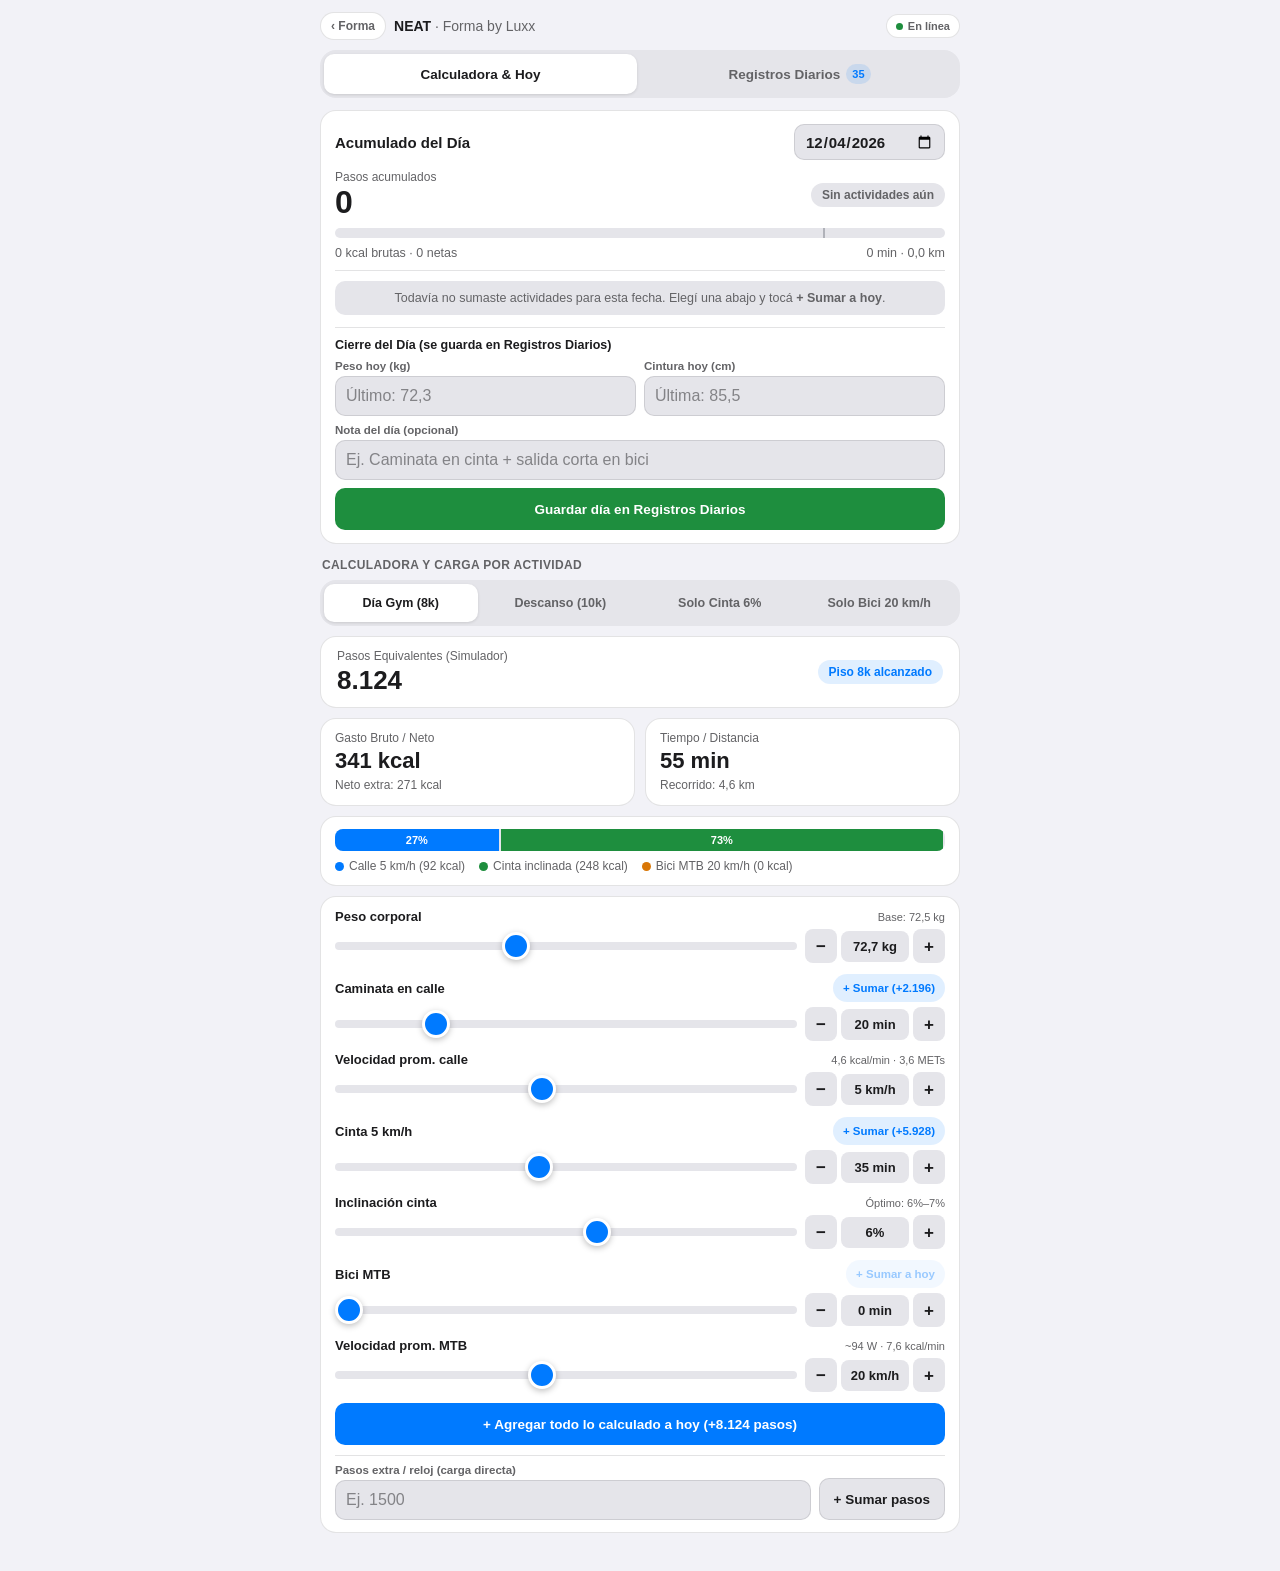
<file: neat/index.html>
<!DOCTYPE html>
<html lang="es">
<head>
  <meta charset="utf-8">
  <meta name="viewport" content="width=device-width, initial-scale=1, maximum-scale=1, user-scalable=no, viewport-fit=cover">
  <meta name="apple-mobile-web-app-capable" content="yes">
  <meta name="apple-mobile-web-app-status-bar-style" content="black-translucent">
  <meta name="apple-mobile-web-app-title" content="NEAT v7.2">
  <meta name="theme-color" content="#F2F2F7" media="(prefers-color-scheme: light)">
  <meta name="theme-color" content="#000000" media="(prefers-color-scheme: dark)">
  <link rel="apple-touch-icon" sizes="180x180" href="./icons/apple-touch-icon.png">
  <link rel="icon" type="image/svg+xml" href="./icons/icon.svg">
  <link rel="manifest" href="./manifest.json">
  <title>NEAT — Forma by Luxx</title>
  <link rel="stylesheet" href="./styles.css">
</head>
<body>
  <script>
    if (new URLSearchParams(location.search).get('embedded') === '1') {
      document.body.classList.add('is-embedded');
    }
  </script>
  <div class="widget-container">
    <header class="topbar">
      <div class="topbar-left">
        <a class="back-link" href="../index.html" aria-label="Volver a Forma by Luxx">‹ Forma</a>
        <div class="app-heading">NEAT <span>· Forma by Luxx</span></div>
      </div>
      <div class="offline-pill" id="offline-pill">
        <span class="offline-dot" id="offline-dot"></span>
        <span id="offline-text">En línea</span>
      </div>
    </header>

    <nav class="main-tabs" role="tablist" aria-label="Secciones NEAT">
      <button type="button" class="main-tab-btn is-active" data-tab="today" role="tab" aria-selected="true">
        Calculadora &amp; Hoy
      </button>
      <button type="button" class="main-tab-btn" data-tab="logs" role="tab" aria-selected="false">
        Registros Diarios
        <span class="tab-badge" id="logs-count-badge">0</span>
      </button>
    </nav>

    <!-- ==================== TAB 1: CALCULADORA & HOY ==================== -->
    <section id="panel-today" class="tab-panel is-active">
      <div id="unsaved-past-banner" class="draft-banner" style="display:none;">
        <span id="unsaved-past-text">Tenés actividades sin guardar de otro día.</span>
        <div class="draft-banner-actions">
          <button type="button" class="btn btn-primary btn-sm" id="btn-save-past-draft">Guardar ese día</button>
          <button type="button" class="btn btn-sm" id="btn-discard-past-draft">Descartar</button>
        </div>
      </div>

      <article class="card" id="today-card">
        <div class="card-head">
          <div class="card-title-group">
            <h2 class="card-title">Acumulado del Día</h2>
            <span id="today-saved-badge" class="status-pill" style="display:none;">Guardado ✓</span>
          </div>
          <input id="today-date" class="date-input" type="date" aria-label="Fecha del registro diario">
        </div>

        <div class="today-hero">
          <div class="kpi-hero-left">
            <div class="lumi-label-s">Pasos acumulados</div>
            <div class="today-steps-val" id="today-steps">0</div>
          </div>
          <div id="today-goal-badge" class="status-pill">Faltan 8.000 para 8k</div>
        </div>

        <div class="goal-progress-wrap" aria-label="Progreso hacia 10.000 pasos">
          <div id="today-progress-fill" class="goal-progress-fill"></div>
          <div class="goal-marker-8k" title="Piso 8.000 pasos"></div>
        </div>

        <div class="today-metrics-row">
          <span id="today-kcal">0 kcal brutas · 0 netas</span>
          <span id="today-time-dist">0 min · 0,0 km</span>
        </div>

        <div id="today-activities-list" class="activities-list"></div>

        <div class="close-day-box">
          <div class="close-day-title">Cierre del Día (se guarda en Registros Diarios)</div>
          <div class="form-row-2">
            <div class="form-field">
              <label for="close-weight">Peso hoy (kg)</label>
              <input id="close-weight" class="text-input" type="number" step="0.1" min="40" max="150" inputmode="decimal" placeholder="Ej. 72,7">
            </div>
            <div class="form-field">
              <label for="close-waist">Cintura hoy (cm)</label>
              <input id="close-waist" class="text-input" type="number" step="0.1" min="50" max="150" inputmode="decimal" placeholder="Ej. 88,0">
            </div>
          </div>
          <div class="form-field">
            <label for="close-note">Nota del día (opcional)</label>
            <input id="close-note" class="text-input" type="text" placeholder="Ej. Caminata en cinta + salida corta en bici">
          </div>
          <div class="actions-row">
            <button type="button" class="btn btn-positive btn-grow" id="btn-save-day">
              Guardar día en Registros Diarios
            </button>
            <button type="button" class="btn btn-sm" id="btn-clear-today" style="display:none;">
              Limpiar
            </button>
          </div>
        </div>
      </article>

      <div class="section-caption">Calculadora y Carga por Actividad</div>

      <div class="preset-bar">
        <div class="lumi-segmented-group" role="group" aria-label="Combinaciones rápidas">
          <button type="button" class="lumi-segmented-btn is-active" data-preset="gym">Día Gym (8k)</button>
          <button type="button" class="lumi-segmented-btn" data-preset="rest">Descanso (10k)</button>
          <button type="button" class="lumi-segmented-btn" data-preset="incline">Solo Cinta 6%</button>
          <button type="button" class="lumi-segmented-btn" data-preset="bike">Solo Bici 20 km/h</button>
        </div>
      </div>

      <div class="kpi-strip">
        <div class="lumi-summary-card kpi-hero">
          <div class="kpi-hero-left">
            <div class="lumi-label-s">Pasos Equivalentes (Simulador)</div>
            <div class="kpi-val" id="out-steps">8.124</div>
          </div>
          <div id="out-badge" class="status-pill">Piso 8k alcanzado</div>
        </div>
        <div class="lumi-summary-card">
          <div class="lumi-label-s">Gasto Bruto / Neto</div>
          <div class="kpi-val" id="out-kcal">341 kcal</div>
          <div class="kpi-sub" id="out-net">Neto extra: 271 kcal</div>
        </div>
        <div class="lumi-summary-card">
          <div class="lumi-label-s">Tiempo / Distancia</div>
          <div class="kpi-val" id="out-time">55 min</div>
          <div class="kpi-sub" id="out-dist">Recorrido: 4,6 km</div>
        </div>
      </div>

      <div class="split-stage">
        <div class="split-bar" role="img" aria-label="Aporte calórico por modalidad">
          <div id="seg-street" class="split-seg" style="background: var(--chart-1); width: 27%;">27%</div>
          <div id="seg-incline" class="split-seg" style="background: var(--chart-3); width: 73%;">73%</div>
          <div id="seg-bike" class="split-seg" style="background: var(--chart-8); width: 0%;"></div>
        </div>
        <div class="legend-row">
          <span><span class="legend-dot" style="background: var(--chart-1);"></span>Calle <span id="leg-street-speed">5</span> km/h (<span id="leg-street">92 kcal</span>)</span>
          <span><span class="legend-dot" style="background: var(--chart-3);"></span>Cinta inclinada (<span id="leg-incline">248 kcal</span>)</span>
          <span><span class="legend-dot" style="background: var(--chart-8);"></span>Bici MTB <span id="leg-bike-speed">20</span> km/h (<span id="leg-bike">0 kcal</span>)</span>
        </div>
      </div>

      <div class="control-deck">
        <div class="lumi-slider-row">
          <div class="lumi-slider-header">
            <label class="lumi-slider-label" for="in-weight">Peso corporal</label>
            <span class="lumi-slider-hint">Base: 72,5 kg</span>
          </div>
          <div class="lumi-slider-container">
            <input id="in-weight" class="lumi-slider" type="range" min="65.0" max="85.0" step="0.1" value="72.7">
            <div class="stepper-group">
              <button type="button" class="step-btn" data-target="in-weight" data-dir="-1" aria-label="Reducir peso">−</button>
              <div id="val-weight" class="lumi-slider-value">72,7 kg</div>
              <button type="button" class="step-btn" data-target="in-weight" data-dir="1" aria-label="Aumentar peso">+</button>
            </div>
          </div>
        </div>

        <div class="lumi-slider-row">
          <div class="lumi-slider-header">
            <label class="lumi-slider-label" for="in-street">Caminata en calle</label>
            <button type="button" class="add-act-btn" id="btn-add-street">+ Sumar a hoy</button>
          </div>
          <div class="lumi-slider-container">
            <input id="in-street" class="lumi-slider" type="range" min="0" max="100" step="5" value="20">
            <div class="stepper-group">
              <button type="button" class="step-btn" data-target="in-street" data-dir="-1" aria-label="Reducir caminata en calle">−</button>
              <div id="val-street" class="lumi-slider-value">20 min</div>
              <button type="button" class="step-btn" data-target="in-street" data-dir="1" aria-label="Aumentar caminata en calle">+</button>
            </div>
          </div>
        </div>

        <div class="lumi-slider-row">
          <div class="lumi-slider-header">
            <label class="lumi-slider-label" for="in-street-speed">Velocidad prom. calle</label>
            <span class="lumi-slider-hint" id="hint-street-rate">4,6 kcal/min · 3,6 METs</span>
          </div>
          <div class="lumi-slider-container">
            <input id="in-street-speed" class="lumi-slider" type="range" min="3.0" max="7.5" step="0.1" value="5.0">
            <div class="stepper-group">
              <button type="button" class="step-btn" data-target="in-street-speed" data-dir="-1" aria-label="Reducir velocidad calle">−</button>
              <div id="val-street-speed" class="lumi-slider-value">5 km/h</div>
              <button type="button" class="step-btn" data-target="in-street-speed" data-dir="1" aria-label="Aumentar velocidad calle">+</button>
            </div>
          </div>
        </div>

        <div class="lumi-slider-row">
          <div class="lumi-slider-header">
            <label class="lumi-slider-label" for="in-incline-min">Cinta 5 km/h</label>
            <button type="button" class="add-act-btn" id="btn-add-incline">+ Sumar a hoy</button>
          </div>
          <div class="lumi-slider-container">
            <input id="in-incline-min" class="lumi-slider" type="range" min="0" max="80" step="5" value="35">
            <div class="stepper-group">
              <button type="button" class="step-btn" data-target="in-incline-min" data-dir="-1" aria-label="Reducir cinta">−</button>
              <div id="val-incline-min" class="lumi-slider-value">35 min</div>
              <button type="button" class="step-btn" data-target="in-incline-min" data-dir="1" aria-label="Aumentar cinta">+</button>
            </div>
          </div>
        </div>

        <div class="lumi-slider-row">
          <div class="lumi-slider-header">
            <label class="lumi-slider-label" for="in-grade">Inclinación cinta</label>
            <span class="lumi-slider-hint">Óptimo: 6%–7%</span>
          </div>
          <div class="lumi-slider-container">
            <input id="in-grade" class="lumi-slider" type="range" min="2" max="9" step="1" value="6">
            <div class="stepper-group">
              <button type="button" class="step-btn" data-target="in-grade" data-dir="-1" aria-label="Reducir inclinación">−</button>
              <div id="val-grade" class="lumi-slider-value">6%</div>
              <button type="button" class="step-btn" data-target="in-grade" data-dir="1" aria-label="Aumentar inclinación">+</button>
            </div>
          </div>
        </div>

        <div class="lumi-slider-row">
          <div class="lumi-slider-header">
            <label class="lumi-slider-label" for="in-bike">Bici MTB</label>
            <button type="button" class="add-act-btn" id="btn-add-bike">+ Sumar a hoy</button>
          </div>
          <div class="lumi-slider-container">
            <input id="in-bike" class="lumi-slider" type="range" min="0" max="90" step="5" value="0">
            <div class="stepper-group">
              <button type="button" class="step-btn" data-target="in-bike" data-dir="-1" aria-label="Reducir bici">−</button>
              <div id="val-bike" class="lumi-slider-value">0 min</div>
              <button type="button" class="step-btn" data-target="in-bike" data-dir="1" aria-label="Aumentar bici">+</button>
            </div>
          </div>
        </div>

        <div class="lumi-slider-row">
          <div class="lumi-slider-header">
            <label class="lumi-slider-label" for="in-bike-speed">Velocidad prom. MTB</label>
            <span class="lumi-slider-hint" id="hint-bike-rate">~94 W · 7,6 kcal/min</span>
          </div>
          <div class="lumi-slider-container">
            <input id="in-bike-speed" class="lumi-slider" type="range" min="12" max="30" step="0.5" value="20">
            <div class="stepper-group">
              <button type="button" class="step-btn" data-target="in-bike-speed" data-dir="-1" aria-label="Reducir velocidad bici">−</button>
              <div id="val-bike-speed" class="lumi-slider-value">20 km/h</div>
              <button type="button" class="step-btn" data-target="in-bike-speed" data-dir="1" aria-label="Aumentar velocidad bici">+</button>
            </div>
          </div>
        </div>

        <button type="button" class="btn btn-primary" id="btn-add-all">
          + Agregar todo lo calculado a hoy
        </button>

        <div class="extra-steps-row">
          <div class="form-field">
            <label for="in-extra-steps">Pasos extra / reloj (carga directa)</label>
            <input id="in-extra-steps" class="text-input" type="number" step="100" min="1" max="50000" inputmode="numeric" placeholder="Ej. 1500">
          </div>
          <button type="button" class="btn" id="btn-add-extra-steps">+ Sumar pasos</button>
        </div>
      </div>
    </section>

    <!-- ==================== TAB 2: REGISTROS DIARIOS ==================== -->
    <section id="panel-logs" class="tab-panel">
      <div class="kpi-strip-3">
        <div class="lumi-summary-card">
          <div class="lumi-label-s">Promedio 7 días</div>
          <div class="kpi-val" id="stat-avg-steps">--</div>
          <div class="kpi-sub" id="stat-days-8k">0 días &ge; 8k</div>
        </div>
        <div class="lumi-summary-card">
          <div class="lumi-label-s">Último Peso</div>
          <div class="kpi-val" id="stat-last-weight">--</div>
          <div class="kpi-sub" id="stat-weight-delta">Sin registros</div>
        </div>
        <div class="lumi-summary-card">
          <div class="lumi-label-s">Última Cintura</div>
          <div class="kpi-val" id="stat-last-waist">--</div>
          <div class="kpi-sub" id="stat-waist-delta">Sin registros</div>
        </div>
      </div>

      <article class="card">
        <div class="card-head">
          <h2 class="card-title">Registrar / Editar Peso y Cintura</h2>
          <input id="meas-date" class="date-input" type="date" aria-label="Fecha de medición">
        </div>
        <div class="form-row-2">
          <div class="form-field">
            <label for="meas-weight">Peso corporal (kg)</label>
            <input id="meas-weight" class="text-input" type="number" step="0.1" min="40" max="150" inputmode="decimal" placeholder="Ej. 72,7">
          </div>
          <div class="form-field">
            <label for="meas-waist">Cintura (cm)</label>
            <input id="meas-waist" class="text-input" type="number" step="0.1" min="50" max="150" inputmode="decimal" placeholder="Ej. 88,0">
          </div>
        </div>
        <div class="form-field">
          <label for="meas-note">Nota (opcional)</label>
          <input id="meas-note" class="text-input" type="text" placeholder="Ej. Pesaje en ayunas post-descanso">
        </div>
        <div class="actions-row">
          <button type="button" class="btn btn-primary btn-grow" id="btn-save-measures">Guardar medidas</button>
        </div>
      </article>

      <article class="card">
        <div class="card-head">
          <h2 class="card-title">Historial de Registros Diarios</h2>
          <span class="lumi-label-s" id="logs-total-label">0 días</span>
        </div>
        <div id="logs-list" class="logs-list"></div>
      </article>

      <article class="card">
        <div class="card-head">
          <h2 class="card-title">Respaldo y Exportación</h2>
          <span class="lumi-label-s">Guardado offline en este iPhone</span>
        </div>
        <div class="export-bar">
          <button type="button" class="btn btn-sm" id="btn-copy-summary">Copiar resumen</button>
          <button type="button" class="btn btn-sm" id="btn-export-csv">Exportar CSV</button>
          <button type="button" class="btn btn-sm" id="btn-export-json">Exportar JSON</button>
          <button type="button" class="btn btn-sm" id="btn-import-json">Importar JSON</button>
          <input id="in-import-json" type="file" accept="application/json,.json" style="display:none;">
        </div>
      </article>
    </section>
  </div>

  <div id="neat-toast" class="neat-toast" role="status" aria-live="polite"></div>

  <script src="./app.js"></script>
</body>
</html>
</file>
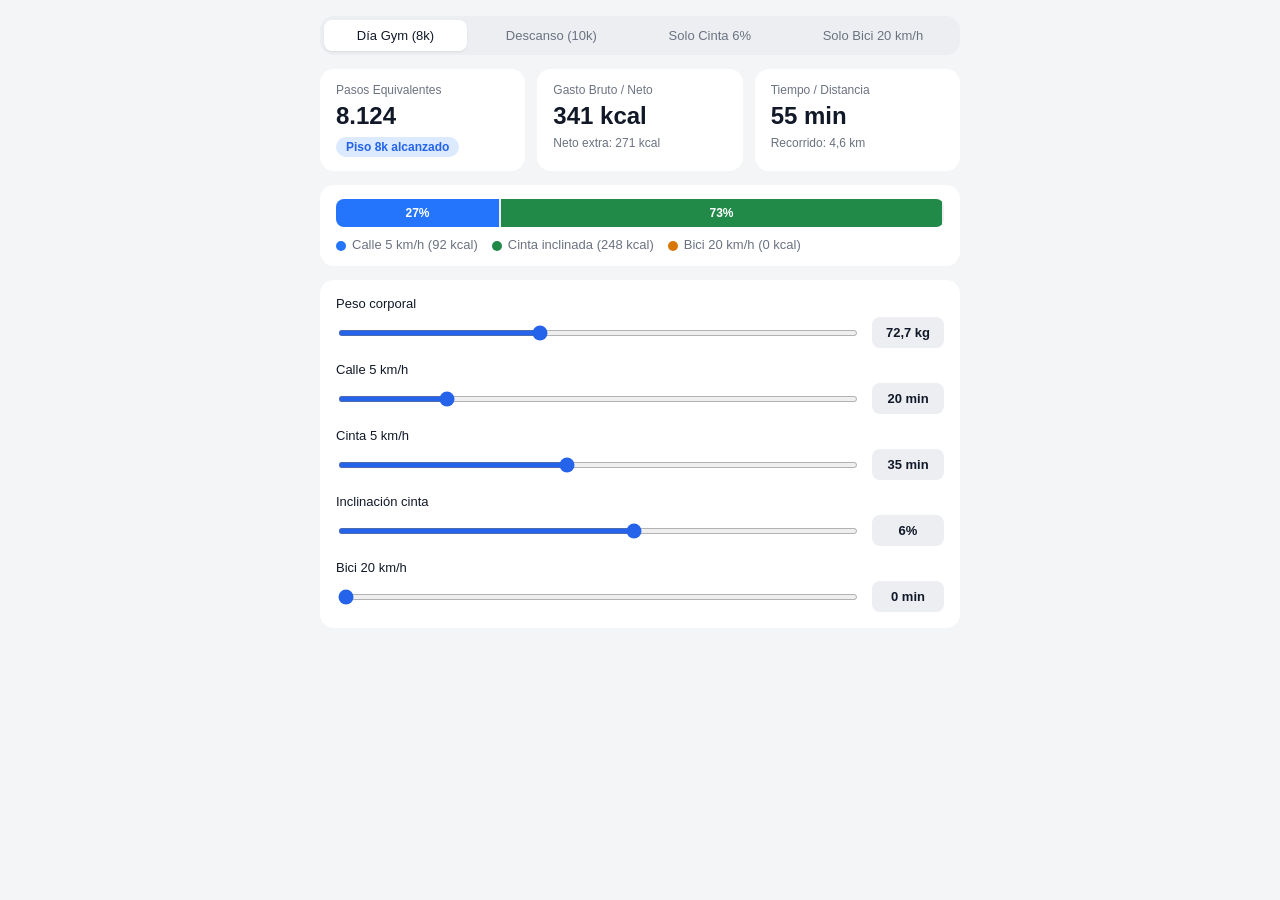
<file: neat/neat_calculator_base.html>
<!DOCTYPE html>
<html lang="es">
<head>
  <meta charset="utf-8">
  <meta name="viewport" content="width=device-width, initial-scale=1, viewport-fit=cover">
  <meta name="apple-mobile-web-app-capable" content="yes">
  <meta name="apple-mobile-web-app-status-bar-style" content="default">
  <meta name="apple-mobile-web-app-title" content="NEAT v7.1">
  <title>Calculadora NEAT — Sistema Maestro v7.1</title>
  <style>
    :root {
      --bg: #f4f5f7;
      --surface-bright: #ffffff;
      --surface-dim: #eceef2;
      --on-surface: #111827;
      --on-surface-variant: #6b7280;
      --primary: #2563eb;
      --accent-container: #dbeafe;
      --positive: #047857;
      --positive-container: #d1fae5;
      --error: #dc2626;
      --error-container: #fee2e2;
      --chart-1: #2575fc;
      --chart-3: #228a49;
      --chart-8: #d97706;
      --r-s: 8px;
      --r-m: 14px;
      --r-full: 999px;
    }
    @media (prefers-color-scheme: dark) {
      :root {
        --bg: #0f1115;
        --surface-bright: #1a1d24;
        --surface-dim: #252932;
        --on-surface: #f3f4f6;
        --on-surface-variant: #9ca3af;
        --primary: #60a5fa;
        --accent-container: #1e3a8a;
        --positive: #34d399;
        --positive-container: #064e3b;
        --error: #f87171;
        --error-container: #7f1d1d;
      }
    }
    * { box-sizing: border-box; }
    body {
      margin: 0;
      padding: max(16px, env(safe-area-inset-top)) 16px max(24px, env(safe-area-inset-bottom));
      background: var(--bg);
      color: var(--on-surface);
      font-family: -apple-system, BlinkMacSystemFont, 'SF Pro Text', 'Segoe UI', Roboto, sans-serif;
    }
    .widget-container { max-width: 640px; margin: 0 auto; }
    .preset-bar { display: flex; gap: 8px; flex-wrap: wrap; margin-bottom: 14px; }
    .lumi-segmented-group { display: flex; flex-wrap: wrap; gap: 6px; width: 100%; background: var(--surface-dim); padding: 4px; border-radius: var(--r-m); }
    .lumi-segmented-btn {
      flex: 1 1 auto;
      border: none;
      background: transparent;
      color: var(--on-surface-variant);
      padding: 8px 10px;
      border-radius: var(--r-s);
      font-size: 13px;
      font-weight: 500;
      cursor: pointer;
    }
    .lumi-segmented-btn.is-active {
      background: var(--surface-bright);
      color: var(--on-surface);
      box-shadow: 0 1px 2px rgba(0,0,0,0.08);
    }
    .kpi-strip { display: grid; grid-template-columns: repeat(auto-fit, minmax(150px, 1fr)); gap: 12px; margin-bottom: 14px; }
    .lumi-summary-card { background: var(--surface-bright); border-radius: var(--r-m); padding: 14px 16px; }
    .lumi-label-s { font-size: 12px; color: var(--on-surface-variant); }
    .kpi-val { font-size: 24px; line-height: 30px; font-weight: 600; font-variant-numeric: tabular-nums; color: var(--on-surface); margin-top: 4px; }
    .kpi-sub { font-size: 12px; line-height: 16px; color: var(--on-surface-variant); margin-top: 4px; font-variant-numeric: tabular-nums; }
    .status-pill { display: inline-block; padding: 3px 10px; border-radius: var(--r-full); font-size: 12px; font-weight: 600; margin-top: 6px; }
    .split-stage { background: var(--surface-bright); border-radius: var(--r-m); padding: 14px 16px; margin-bottom: 14px; }
    .split-bar { display: flex; height: 28px; border-radius: var(--r-s); overflow: hidden; gap: 2px; margin-bottom: 10px; background: var(--surface-dim); }
    .split-seg { display: flex; align-items: center; justify-content: center; font-size: 12px; font-weight: 600; font-variant-numeric: tabular-nums; transition: width 0.15s ease; overflow: hidden; white-space: nowrap; color: #fff; }
    .legend-row { display: flex; gap: 14px; font-size: 13px; color: var(--on-surface-variant); flex-wrap: wrap; }
    .legend-dot { display: inline-block; width: 10px; height: 10px; border-radius: 50%; margin-right: 6px; vertical-align: middle; }
    .control-deck { display: flex; flex-direction: column; gap: 14px; padding: 16px; background: var(--surface-bright); border-radius: var(--r-m); }
    .lumi-slider-row { display: flex; flex-direction: column; gap: 6px; }
    .lumi-slider-label { font-size: 13px; font-weight: 500; color: var(--on-surface); }
    .lumi-slider-container { display: flex; align-items: center; gap: 12px; }
    .lumi-slider { flex: 1; accent-color: var(--primary); height: 6px; cursor: pointer; }
    .lumi-slider-value {
      min-width: 72px;
      text-align: center;
      background: var(--surface-dim);
      color: var(--on-surface);
      padding: 8px 10px;
      border-radius: var(--r-s);
      font-size: 13px;
      font-weight: 600;
      font-variant-numeric: tabular-nums;
    }
  </style>
</head>
<body>
  <div class="widget-container">
    <div class="preset-bar">
      <div class="lumi-segmented-group" role="group" aria-label="Combinaciones rápidas">
        <button type="button" class="lumi-segmented-btn is-active" data-preset="gym">Día Gym (8k)</button>
        <button type="button" class="lumi-segmented-btn" data-preset="rest">Descanso (10k)</button>
        <button type="button" class="lumi-segmented-btn" data-preset="incline">Solo Cinta 6%</button>
        <button type="button" class="lumi-segmented-btn" data-preset="bike">Solo Bici 20 km/h</button>
      </div>
    </div>

    <div class="kpi-strip">
      <div class="lumi-summary-card">
        <div class="lumi-label-s">Pasos Equivalentes</div>
        <div class="kpi-val" id="out-steps">8.220</div>
        <div id="out-badge" class="status-pill">Piso 8k alcanzado</div>
      </div>
      <div class="lumi-summary-card">
        <div class="lumi-label-s">Gasto Bruto / Neto</div>
        <div class="kpi-val" id="out-kcal">344 kcal</div>
        <div class="kpi-sub" id="out-net">Neto extra: 274 kcal</div>
      </div>
      <div class="lumi-summary-card">
        <div class="lumi-label-s">Tiempo / Distancia</div>
        <div class="kpi-val" id="out-time">55 min</div>
        <div class="kpi-sub" id="out-dist">Recorrido: 4,6 km</div>
      </div>
    </div>

    <div class="split-stage">
      <div class="split-bar" role="img" aria-label="Aporte calórico por modalidad">
        <div id="seg-street" class="split-seg" style="background: var(--chart-1); width: 27%;">27%</div>
        <div id="seg-incline" class="split-seg" style="background: var(--chart-3); width: 73%;">73%</div>
        <div id="seg-bike" class="split-seg" style="background: var(--chart-8); width: 0%;"></div>
      </div>
      <div class="legend-row">
        <span><span class="legend-dot" style="background: var(--chart-1);"></span>Calle 5 km/h (<span id="leg-street">92 kcal</span>)</span>
        <span><span class="legend-dot" style="background: var(--chart-3);"></span>Cinta inclinada (<span id="leg-incline">252 kcal</span>)</span>
        <span><span class="legend-dot" style="background: var(--chart-8);"></span>Bici 20 km/h (<span id="leg-bike">0 kcal</span>)</span>
      </div>
    </div>

    <div class="control-deck">
      <div class="lumi-slider-row">
        <label class="lumi-slider-label" for="in-weight">Peso corporal</label>
        <div class="lumi-slider-container">
          <input id="in-weight" class="lumi-slider" type="range" min="65.0" max="85.0" step="0.1" value="72.7">
          <div id="val-weight" class="lumi-slider-value">72,7 kg</div>
        </div>
      </div>
      <div class="lumi-slider-row">
        <label class="lumi-slider-label" for="in-street">Calle 5 km/h</label>
        <div class="lumi-slider-container">
          <input id="in-street" class="lumi-slider" type="range" min="0" max="100" step="5" value="20">
          <div id="val-street" class="lumi-slider-value">20 min</div>
        </div>
      </div>
      <div class="lumi-slider-row">
        <label class="lumi-slider-label" for="in-incline-min">Cinta 5 km/h</label>
        <div class="lumi-slider-container">
          <input id="in-incline-min" class="lumi-slider" type="range" min="0" max="80" step="5" value="35">
          <div id="val-incline-min" class="lumi-slider-value">35 min</div>
        </div>
      </div>
      <div class="lumi-slider-row">
        <label class="lumi-slider-label" for="in-grade">Inclinación cinta</label>
        <div class="lumi-slider-container">
          <input id="in-grade" class="lumi-slider" type="range" min="2" max="9" step="1" value="6">
          <div id="val-grade" class="lumi-slider-value">6%</div>
        </div>
      </div>
      <div class="lumi-slider-row">
        <label class="lumi-slider-label" for="in-bike">Bici 20 km/h</label>
        <div class="lumi-slider-container">
          <input id="in-bike" class="lumi-slider" type="range" min="0" max="60" step="5" value="0">
          <div id="val-bike" class="lumi-slider-value">0 min</div>
        </div>
      </div>
    </div>
  </div>

  <script>
    const fmtInt = new Intl.NumberFormat('es-AR', { maximumFractionDigits: 0 });
    const fmtDec = new Intl.NumberFormat('es-AR', { minimumFractionDigits: 1, maximumFractionDigits: 1 });

    const weightEl = document.getElementById('in-weight');
    const streetEl = document.getElementById('in-street');
    const inclineMinEl = document.getElementById('in-incline-min');
    const gradeEl = document.getElementById('in-grade');
    const bikeEl = document.getElementById('in-bike');
    const presetBtns = document.querySelectorAll('.lumi-segmented-btn');

    const PRESETS = {
      gym: { street: 20, inclineMin: 35, grade: 6, bike: 0 },
      rest: { street: 30, inclineMin: 40, grade: 6, bike: 0 },
      incline: { street: 0, inclineMin: 55, grade: 6, bike: 0 },
      bike: { street: 0, inclineMin: 0, grade: 6, bike: 45 }
    };

    function updateCalc() {
      const weight = parseFloat(weightEl.value);
      const streetMin = parseFloat(streetEl.value);
      const inclineMin = parseFloat(inclineMinEl.value);
      const grade = parseFloat(gradeEl.value);
      const bikeMin = parseFloat(bikeEl.value);

      const scale = weight / 72.5;
      const restKcalPerMin = (3.5 * weight) / 200;

      const streetKcal = streetMin * (4.59 * scale);
      const inclineRate = (4.59 + 0.415 * grade) * scale;
      const inclineKcal = inclineMin * inclineRate;
      const bikeKcal = bikeMin * (9.65 * scale);

      const totalKcal = streetKcal + inclineKcal + bikeKcal;
      const totalMin = streetMin + inclineMin + bikeMin;
      const netKcal = Math.max(0, totalKcal - (totalMin * restKcalPerMin));

      const target10kKcal = 418 * scale;
      const eqSteps = Math.round((totalKcal / target10kKcal) * 10000);
      const totalKm = ((streetMin + inclineMin) * 5 + bikeMin * 20) / 60;

      document.getElementById('val-weight').textContent = `${fmtDec.format(weight)} kg`;
      document.getElementById('val-street').textContent = `${streetMin} min`;
      document.getElementById('val-incline-min').textContent = `${inclineMin} min`;
      document.getElementById('val-grade').textContent = `${grade}%`;
      document.getElementById('val-bike').textContent = `${bikeMin} min`;

      document.getElementById('out-steps').textContent = fmtInt.format(eqSteps);
      document.getElementById('out-kcal').textContent = `${fmtInt.format(totalKcal)} kcal`;
      document.getElementById('out-net').textContent = `Neto extra: ${fmtInt.format(netKcal)} kcal`;
      document.getElementById('out-time').textContent = `${totalMin} min`;
      document.getElementById('out-dist').textContent = `Recorrido: ${fmtDec.format(totalKm)} km`;

      const badge = document.getElementById('out-badge');
      if (eqSteps >= 10000) {
        badge.textContent = 'Meta 10k alcanzada';
        badge.style.background = 'var(--positive-container)';
        badge.style.color = 'var(--positive)';
      } else if (eqSteps >= 8000) {
        badge.textContent = 'Piso 8k alcanzado';
        badge.style.background = 'var(--accent-container)';
        badge.style.color = 'var(--primary)';
      } else {
        badge.textContent = `Faltan ${fmtInt.format(8000 - eqSteps)} para 8k`;
        badge.style.background = 'var(--error-container)';
        badge.style.color = 'var(--error)';
      }

      document.getElementById('leg-street').textContent = `${fmtInt.format(streetKcal)} kcal`;
      document.getElementById('leg-incline').textContent = `${fmtInt.format(inclineKcal)} kcal`;
      document.getElementById('leg-bike').textContent = `${fmtInt.format(bikeKcal)} kcal`;

      const segS = document.getElementById('seg-street');
      const segI = document.getElementById('seg-incline');
      const segB = document.getElementById('seg-bike');

      if (totalKcal > 0) {
        const pS = Math.round((streetKcal / totalKcal) * 100);
        const pI = Math.round((inclineKcal / totalKcal) * 100);
        const pB = Math.max(0, 100 - pS - pI);
        segS.style.width = `${pS}%`;
        segS.textContent = pS >= 10 ? `${pS}%` : '';
        segI.style.width = `${pI}%`;
        segI.textContent = pI >= 10 ? `${pI}%` : '';
        segB.style.width = `${pB}%`;
        segB.textContent = pB >= 10 ? `${pB}%` : '';
      } else {
        [segS, segI, segB].forEach(s => { s.style.width = '0%'; s.textContent = ''; });
      }
    }

    presetBtns.forEach(btn => {
      btn.addEventListener('click', () => {
        presetBtns.forEach(b => b.classList.remove('is-active'));
        btn.classList.add('is-active');
        const p = PRESETS[btn.dataset.preset];
        streetEl.value = p.street;
        inclineMinEl.value = p.inclineMin;
        gradeEl.value = p.grade;
        bikeEl.value = p.bike;
        updateCalc();
      });
    });

    [weightEl, streetEl, inclineMinEl, gradeEl, bikeEl].forEach(el => {
      el.addEventListener('input', () => {
        presetBtns.forEach(b => b.classList.remove('is-active'));
        updateCalc();
      });
    });

    updateCalc();
  </script>
</body>
</html>
</file>
<file: styles.css>
:root {
  --bg: #F2F2F7;
  --surface: #FFFFFF;
  --surface-2: #E5E5EA;
  --surface-3: #F2F2F7;
  --label: #1C1C1E;
  --label-2: #55555A;
  --label-3: #636366;
  --separator: rgba(60, 60, 67, 0.14);
  --accent: #0066CC;
  --accent-btn: #0066CC;
  --accent-soft: #E5F1FF;
  --accent-ink: #0055B3;
  --green: #147A30;
  --green-soft: #E6F6EB;
  --amber: #A65300;
  --amber-soft: #FFF3E0;
  --red: #C62828;
  --red-soft: #FDECEA;
  --tabbar-bg: rgba(249, 249, 251, 0.88);
  --shadow-card: 0 1px 2px rgba(0, 0, 0, 0.04), 0 4px 12px rgba(0, 0, 0, 0.03);
  --r-card: 16px;
  --r-ctrl: 12px;
  --r-btn: 10px;
  --r-pill: 999px;
  --tabbar-h: 60px;
}

@media (prefers-color-scheme: dark) {
  :root {
    --bg: #000000;
    --surface: #1C1C1E;
    --surface-2: #2C2C2E;
    --surface-3: #2C2C2E;
    --label: #F5F5F7;
    --label-2: #C7C7CC;
    --label-3: #AEAEB2;
    --separator: rgba(255, 255, 255, 0.14);
    --accent: #5AC8FA;
    --accent-btn: #0062CC;
    --accent-soft: #132840;
    --accent-ink: #7CC4FF;
    --green: #5CE07E;
    --green-soft: #10321B;
    --amber: #FFB340;
    --amber-soft: #362409;
    --red: #FF857D;
    --red-soft: #3D1615;
    --tabbar-bg: rgba(28, 28, 30, 0.88);
    --shadow-card: none;
  }
}

*,
*::before,
*::after {
  box-sizing: border-box;
  -webkit-tap-highlight-color: transparent;
}

html,
body {
  margin: 0;
  padding: 0;
  min-height: 100%;
  background: var(--bg);
  color: var(--label);
  font-family: -apple-system, BlinkMacSystemFont, 'SF Pro Display', 'SF Pro Text', system-ui, sans-serif;
  -webkit-font-smoothing: antialiased;
  touch-action: manipulation;
  overflow-x: hidden;
}

body {
  -webkit-user-select: none;
  user-select: none;
}

input,
textarea,
select {
  font-family: inherit;
  font-size: 16px;
  color: var(--label);
  -webkit-user-select: text;
  user-select: text;
}

::selection {
  background: var(--accent-soft);
  color: var(--label);
}

.tabular {
  font-variant-numeric: tabular-nums;
}

/* ==================== APP SHELL ==================== */
.forma-shell {
  width: 100%;
  min-height: 100dvh;
  display: flex;
  flex-direction: column;
}

/* Topbar (visible in Home & Meals; compact in all modes) */
.forma-topbar {
  position: sticky;
  top: 0;
  z-index: 40;
  background: var(--tabbar-bg);
  backdrop-filter: saturate(180%) blur(20px);
  -webkit-backdrop-filter: saturate(180%) blur(20px);
  border-bottom: 0.5px solid var(--separator);
  padding:
    max(10px, env(safe-area-inset-top))
    max(16px, env(safe-area-inset-right))
    10px
    max(16px, env(safe-area-inset-left));
}

.forma-topbar-inner {
  max-width: 680px;
  margin: 0 auto;
  display: flex;
  align-items: center;
  justify-content: space-between;
  gap: 10px;
}

.forma-brand {
  display: flex;
  align-items: baseline;
  gap: 6px;
  min-width: 0;
}

.forma-brand-name {
  font-size: 19px;
  font-weight: 700;
  letter-spacing: -0.025em;
  color: var(--label);
}

.forma-brand-by {
  font-size: 12.5px;
  font-weight: 500;
  color: var(--label-2);
  white-space: nowrap;
}

.forma-topbar-actions {
  display: flex;
  align-items: center;
  gap: 8px;
  flex-shrink: 0;
}

.sync-pill {
  display: inline-flex;
  align-items: center;
  gap: 6px;
  min-height: 32px;
  padding: 5px 11px;
  border-radius: var(--r-pill);
  background: var(--surface);
  border: 0.5px solid var(--separator);
  color: var(--label-2);
  font-size: 12px;
  font-weight: 600;
  cursor: pointer;
}

.sync-pill:active {
  opacity: 0.72;
}

.sync-dot {
  width: 7px;
  height: 7px;
  border-radius: 50%;
  background: var(--green);
  flex-shrink: 0;
}

.sync-dot.is-offline {
  background: var(--amber);
}

.sync-dot.is-pending {
  background: var(--accent);
}

/* Content Views */
.forma-views {
  flex: 1 1 auto;
  width: 100%;
  padding-bottom: calc(var(--tabbar-h) + env(safe-area-inset-bottom) + 12px);
}

.forma-view {
  display: none;
}

.forma-view.is-active {
  display: block;
}

.forma-view.is-frame-view.is-active {
  display: block;
  height: calc(100dvh - var(--tabbar-h) - env(safe-area-inset-bottom) - 52px - env(safe-area-inset-top));
  min-height: 520px;
}

.view-inner {
  max-width: 680px;
  margin: 0 auto;
  padding: 14px max(16px, env(safe-area-inset-right)) 16px max(16px, env(safe-area-inset-left));
}

.module-iframe {
  width: 100%;
  height: 100%;
  border: 0;
  display: block;
  background: var(--bg);
}

/* ==================== TYPOGRAPHY & HEADINGS ==================== */
.page-header {
  margin-bottom: 14px;
}

.page-title {
  margin: 0;
  font-size: 28px;
  line-height: 1.15;
  font-weight: 700;
  letter-spacing: -0.025em;
  color: var(--label);
}

.page-subtitle {
  margin: 4px 0 0;
  font-size: 13px;
  color: var(--label-2);
  font-weight: 500;
}

.section-heading-row {
  display: flex;
  align-items: baseline;
  justify-content: space-between;
  gap: 8px;
  margin: 22px 2px 9px;
}

.section-heading {
  margin: 0;
  font-size: 17px;
  font-weight: 700;
  letter-spacing: -0.015em;
  color: var(--label);
}

.section-meta {
  font-size: 12px;
  font-weight: 500;
  color: var(--label-2);
}

/* ==================== SURFACES & CARDS ==================== */
.card {
  background: var(--surface);
  border: 0.5px solid var(--separator);
  border-radius: var(--r-card);
  padding: 15px 16px;
  box-shadow: var(--shadow-card);
  margin-bottom: 12px;
}

.card-header {
  display: flex;
  align-items: center;
  justify-content: space-between;
  gap: 10px;
  margin-bottom: 12px;
  flex-wrap: wrap;
}

.card-title {
  margin: 0;
  font-size: 15.5px;
  font-weight: 650;
  letter-spacing: -0.01em;
  color: var(--label);
}

.sub-label {
  font-size: 12px;
  font-weight: 500;
  color: var(--label-2);
}

/* Hero Metric & Hito Progress */
.hito-top {
  display: flex;
  align-items: flex-start;
  justify-content: space-between;
  gap: 12px;
  margin-bottom: 12px;
}

.weight-hero-val {
  font-size: 34px;
  line-height: 1.05;
  font-weight: 700;
  letter-spacing: -0.03em;
  color: var(--label);
}

.weight-hero-unit {
  font-size: 17px;
  font-weight: 600;
  color: var(--label-2);
  margin-left: 2px;
}

.pill {
  display: inline-flex;
  align-items: center;
  gap: 4px;
  padding: 4px 10px;
  border-radius: var(--r-pill);
  font-size: 12px;
  font-weight: 600;
  white-space: nowrap;
  flex-shrink: 0;
}

.pill-green {
  background: var(--green-soft);
  color: var(--green);
}

.pill-blue {
  background: var(--accent-soft);
  color: var(--accent-ink);
}

.pill-amber {
  background: var(--amber-soft);
  color: var(--amber);
}

.pill-red {
  background: var(--red-soft);
  color: var(--red);
}

.pill-neutral {
  background: var(--surface-2);
  color: var(--label-2);
}

.hito-stats-row {
  display: grid;
  grid-template-columns: repeat(3, 1fr);
  gap: 8px;
  padding: 10px 0;
  border-top: 0.5px solid var(--separator);
  border-bottom: 0.5px solid var(--separator);
  margin-bottom: 12px;
}

.hito-stat-val {
  font-size: 15px;
  font-weight: 700;
  color: var(--label);
  margin-top: 2px;
}

.progress-track {
  position: relative;
  height: 8px;
  border-radius: var(--r-pill);
  background: var(--surface-2);
  overflow: hidden;
  margin-bottom: 6px;
}

.progress-fill {
  height: 100%;
  border-radius: var(--r-pill);
  background: var(--accent);
  transition: width 0.25s cubic-bezier(0.2, 0.8, 0.2, 1);
}

.progress-fill.is-green {
  background: var(--green);
}

.progress-fill.is-amber {
  background: var(--amber);
}

.progress-caption {
  display: flex;
  justify-content: space-between;
  font-size: 11.5px;
  color: var(--label-2);
  font-variant-numeric: tabular-nums;
}

/* Trend SVG Chart */
.chart-wrap {
  margin-top: 12px;
  padding-top: 10px;
  border-top: 0.5px solid var(--separator);
}

.chart-head {
  display: flex;
  align-items: center;
  justify-content: space-between;
  margin-bottom: 6px;
}

.weight-chart-svg {
  width: 100%;
  height: 116px;
  display: block;
  overflow: visible;
}

/* 4-Pillar Bento Summary */
.pillars-grid {
  display: grid;
  grid-template-columns: repeat(2, 1fr);
  gap: 10px;
  margin-bottom: 12px;
}

.pillar-tile {
  background: var(--surface);
  border: 0.5px solid var(--separator);
  border-radius: var(--r-card);
  padding: 13px 14px;
  box-shadow: var(--shadow-card);
  text-align: left;
  cursor: pointer;
  display: flex;
  flex-direction: column;
  justify-content: space-between;
  gap: 6px;
  min-height: 98px;
  transition: transform 0.12s ease;
}

.pillar-tile:active {
  transform: scale(0.985);
}

.pillar-top {
  display: flex;
  align-items: center;
  justify-content: space-between;
  width: 100%;
}

.pillar-name {
  font-size: 12.5px;
  font-weight: 600;
  color: var(--label-2);
}

.pillar-chevron {
  font-size: 15px;
  color: var(--label-3);
  font-weight: 600;
}

.pillar-val {
  font-size: 20px;
  font-weight: 700;
  letter-spacing: -0.02em;
  color: var(--label);
}

.pillar-sub {
  font-size: 12px;
  color: var(--label-2);
  line-height: 1.3;
}

/* Forms & Controls */
.form-grid-2 {
  display: grid;
  grid-template-columns: repeat(2, 1fr);
  gap: 10px;
  margin-bottom: 10px;
}

.form-grid-3 {
  display: grid;
  grid-template-columns: repeat(3, 1fr);
  gap: 8px;
  margin-bottom: 10px;
}

.field {
  display: flex;
  flex-direction: column;
  gap: 5px;
  min-width: 0;
}

.field label {
  font-size: 12px;
  font-weight: 600;
  color: var(--label-2);
}

.input,
.select {
  width: 100%;
  min-height: 44px;
  padding: 9px 12px;
  border-radius: var(--r-ctrl);
  border: 0.5px solid var(--separator);
  background: var(--surface-3);
  color: var(--label);
  font-size: 16px;
  font-weight: 550;
  font-variant-numeric: tabular-nums;
  outline: none;
  transition: border-color 0.15s ease, background 0.15s ease;
}

.input:focus,
.select:focus {
  border-color: var(--accent);
  background: var(--surface);
}

.input::placeholder {
  color: var(--label-3);
  font-weight: 400;
  opacity: 1;
}

.input-sm {
  min-height: 38px;
  padding: 6px 10px;
  font-size: 15px;
}

/* Segmented Control (Apple UISegmentedControl) */
.segmented {
  display: grid;
  grid-auto-flow: column;
  grid-auto-columns: 1fr;
  gap: 3px;
  padding: 3px;
  border-radius: var(--r-ctrl);
  background: var(--surface-2);
  margin-bottom: 12px;
}

.seg-btn {
  border: none;
  background: transparent;
  color: var(--label-2);
  min-height: 36px;
  padding: 6px 10px;
  border-radius: 9px;
  font-size: 13px;
  font-weight: 600;
  cursor: pointer;
  white-space: nowrap;
  overflow: hidden;
  text-overflow: ellipsis;
  transition: background 0.15s ease, color 0.15s ease;
}

.seg-btn.is-active {
  background: var(--surface);
  color: var(--label);
  box-shadow: 0 1px 3px rgba(0, 0, 0, 0.12);
}

/* Chips Grid */
.chip-scroller {
  display: flex;
  gap: 7px;
  overflow-x: auto;
  padding-bottom: 4px;
  margin-bottom: 12px;
  scrollbar-width: none;
}

.chip-scroller::-webkit-scrollbar {
  display: none;
}

.chip-btn {
  flex: 0 0 auto;
  min-height: 36px;
  padding: 6px 12px;
  border-radius: var(--r-pill);
  border: 0.5px solid var(--separator);
  background: var(--surface-3);
  color: var(--label);
  font-size: 12.5px;
  font-weight: 600;
  cursor: pointer;
}

.chip-btn.is-active {
  background: var(--accent-btn);
  border-color: transparent;
  color: #FFFFFF;
}

/* Buttons */
.btn-row {
  display: flex;
  gap: 8px;
  flex-wrap: wrap;
}

.btn {
  min-height: 44px;
  padding: 10px 16px;
  border-radius: var(--r-ctrl);
  border: 0.5px solid var(--separator);
  background: var(--surface-2);
  color: var(--label);
  font-size: 14.5px;
  font-weight: 650;
  cursor: pointer;
  display: inline-flex;
  align-items: center;
  justify-content: center;
  gap: 7px;
  transition: transform 0.1s ease, opacity 0.1s ease;
}

.btn:active {
  transform: scale(0.985);
  opacity: 0.85;
}

.btn:disabled {
  opacity: 0.45;
  cursor: not-allowed;
  transform: none;
}

.btn-primary {
  background: var(--accent-btn);
  border-color: transparent;
  color: #FFFFFF;
}

.btn-green {
  background: var(--green);
  border-color: transparent;
  color: #FFFFFF;
}

.btn-ghost-danger {
  background: var(--red-soft);
  border-color: transparent;
  color: var(--red);
}

.btn-sm {
  min-height: 34px;
  padding: 6px 11px;
  font-size: 12.5px;
  border-radius: 9px;
}

.btn-full {
  width: 100%;
}

.btn-grow {
  flex: 1 1 0%;
}

/* Scale Result Hero Card (Meals) */
.scale-result-box {
  background: var(--surface-3);
  border: 0.5px solid var(--separator);
  border-radius: var(--r-ctrl);
  padding: 14px 15px;
  margin-top: 10px;
}

.scale-result-top {
  display: flex;
  align-items: baseline;
  justify-content: space-between;
  gap: 10px;
  flex-wrap: wrap;
}

.scale-result-main {
  font-size: 32px;
  line-height: 1.1;
  font-weight: 750;
  letter-spacing: -0.03em;
  color: var(--accent);
}

.scale-result-sub {
  margin-top: 5px;
  font-size: 13px;
  line-height: 1.45;
  color: var(--label-2);
}

.scale-result-detail {
  margin-top: 10px;
  padding-top: 10px;
  border-top: 0.5px solid var(--separator);
  display: grid;
  grid-template-columns: repeat(2, 1fr);
  gap: 8px;
  font-size: 12.5px;
  color: var(--label-2);
}

/* Equivalence & Log Rows (iOS Inset Grouped List) */
.inset-list {
  display: flex;
  flex-direction: column;
  background: var(--surface);
  border: 0.5px solid var(--separator);
  border-radius: var(--r-card);
  overflow: hidden;
  margin-bottom: 12px;
}

.inset-row {
  padding: 12px 15px;
  border-bottom: 0.5px solid var(--separator);
}

.inset-row:last-child {
  border-bottom: none;
}

.inset-row-top {
  display: flex;
  align-items: center;
  justify-content: space-between;
  gap: 8px;
  flex-wrap: wrap;
  margin-bottom: 4px;
}

.inset-row-title {
  font-size: 14px;
  font-weight: 650;
  color: var(--label);
}

.inset-row-desc {
  font-size: 13px;
  color: var(--label-2);
  line-height: 1.42;
}

.log-metrics-line {
  display: flex;
  flex-wrap: wrap;
  gap: 6px;
  margin: 6px 0;
}

.mini-chip {
  display: inline-flex;
  align-items: center;
  gap: 4px;
  padding: 3px 9px;
  border-radius: var(--r-pill);
  background: var(--surface-3);
  border: 0.5px solid var(--separator);
  font-size: 12px;
  font-weight: 600;
  color: var(--label);
}

/* Weekend Extras */
.extra-summary-bar {
  display: grid;
  grid-template-columns: repeat(2, 1fr);
  gap: 8px;
  margin-bottom: 10px;
}

.stat-mini-box {
  background: var(--surface-3);
  border-radius: var(--r-ctrl);
  padding: 10px 12px;
}

.stat-mini-val {
  font-size: 18px;
  font-weight: 700;
  color: var(--label);
  margin-top: 2px;
}

/* Photo Mock Upload */
.photo-dropzone {
  border: 1.5px dashed var(--separator);
  border-radius: var(--r-ctrl);
  padding: 14px;
  text-align: center;
  background: var(--surface-3);
  margin-bottom: 10px;
}

.photo-preview-img {
  width: 100%;
  max-height: 220px;
  object-fit: cover;
  border-radius: 10px;
  margin-bottom: 10px;
  display: block;
}

/* Menu Reference Accordion */
.menu-details summary {
  list-style: none;
  cursor: pointer;
  display: flex;
  align-items: center;
  justify-content: space-between;
  font-size: 15px;
  font-weight: 650;
  color: var(--label);
}

.menu-details summary::-webkit-details-marker {
  display: none;
}

.menu-meal-row {
  padding: 10px 0;
  border-top: 0.5px solid var(--separator);
}

.menu-meal-head {
  display: flex;
  justify-content: space-between;
  gap: 8px;
  font-size: 13.5px;
  font-weight: 650;
}

.menu-meal-body {
  margin-top: 3px;
  font-size: 12.5px;
  color: var(--label-2);
  line-height: 1.4;
}

/* ==================== BOTTOM TAB BAR (iOS) ==================== */
.bottom-tabbar {
  position: fixed;
  left: 0;
  right: 0;
  bottom: 0;
  z-index: 60;
  background: var(--tabbar-bg);
  backdrop-filter: saturate(180%) blur(20px);
  -webkit-backdrop-filter: saturate(180%) blur(20px);
  border-top: 0.5px solid var(--separator);
  padding: 4px max(8px, env(safe-area-inset-right)) calc(4px + env(safe-area-inset-bottom)) max(8px, env(safe-area-inset-left));
}

.tabbar-grid {
  max-width: 680px;
  margin: 0 auto;
  display: grid;
  grid-template-columns: repeat(4, 1fr);
  gap: 4px;
}

.tabbar-item {
  position: relative;
  border: none;
  background: transparent;
  color: var(--label-2);
  min-height: 50px;
  padding: 4px 2px;
  border-radius: 10px;
  display: flex;
  flex-direction: column;
  align-items: center;
  justify-content: center;
  gap: 3px;
  cursor: pointer;
  transition: color 0.12s ease;
}

.tabbar-item.is-active {
  color: var(--accent);
}

.tabbar-icon {
  width: 23px;
  height: 23px;
  stroke: currentColor;
  fill: none;
  stroke-width: 1.85;
  stroke-linecap: round;
  stroke-linejoin: round;
}

.tabbar-label {
  font-size: 11px;
  font-weight: 600;
  letter-spacing: 0.01em;
}

.tabbar-dot {
  position: absolute;
  top: 5px;
  right: calc(50% - 17px);
  width: 7px;
  height: 7px;
  border-radius: 50%;
  background: var(--green);
  display: none;
}

.tabbar-dot.is-visible {
  display: block;
}

/* ==================== MODAL SHEET (Sync Settings) ==================== */
.sheet-backdrop {
  position: fixed;
  inset: 0;
  background: rgba(0, 0, 0, 0.45);
  z-index: 80;
  display: none;
  align-items: flex-end;
  justify-content: center;
  padding: 12px;
}

.sheet-backdrop.is-open {
  display: flex;
}

.sheet-panel {
  width: 100%;
  max-width: 640px;
  max-height: 86dvh;
  overflow-y: auto;
  background: var(--surface);
  border-radius: 20px;
  border: 0.5px solid var(--separator);
  padding: 18px 16px calc(18px + env(safe-area-inset-bottom));
}

/* Toast */
.forma-toast {
  position: fixed;
  left: 50%;
  bottom: calc(var(--tabbar-h) + env(safe-area-inset-bottom) + 12px);
  transform: translate(-50%, 14px);
  background: var(--label);
  color: var(--bg);
  padding: 9px 15px;
  border-radius: var(--r-pill);
  font-size: 13px;
  font-weight: 600;
  opacity: 0;
  pointer-events: none;
  transition: opacity 0.2s ease, transform 0.2s ease;
  z-index: 95;
  max-width: calc(100vw - 32px);
  text-align: center;
  box-shadow: 0 6px 22px rgba(0, 0, 0, 0.22);
}

.forma-toast.is-visible {
  opacity: 1;
  transform: translate(-50%, 0);
}

@media (max-width: 420px) {
  .form-grid-3 {
    grid-template-columns: repeat(2, 1fr);
  }
  .scale-result-detail {
    grid-template-columns: 1fr;
  }
}

@media (prefers-reduced-motion: reduce) {
  * {
    transition-duration: 0.01ms !important;
  }
}
</file>
<file: neat/styles.css>
:root {
  --bg: #F2F2F7;
  --surface-bright: #FFFFFF;
  --surface-dim: #E5E5EA;
  --on-surface: #1C1C1E;
  --on-surface-variant: #636366;
  --primary: #007AFF;
  --accent-container: rgba(0, 122, 255, 0.12);
  --positive: #1E8E3E;
  --positive-container: rgba(30, 142, 62, 0.13);
  --warning: #C96A00;
  --warning-container: rgba(217, 119, 6, 0.14);
  --error: #D72B21;
  --error-container: rgba(215, 43, 33, 0.12);
  --chart-1: #007AFF;
  --chart-3: #1E8E3E;
  --chart-8: #D97706;
  --border: rgba(60, 60, 67, 0.14);
  --r-s: 10px;
  --r-m: 16px;
  --r-full: 999px;
}

@media (prefers-color-scheme: dark) {
  :root {
    --bg: #000000;
    --surface-bright: #1C1C1E;
    --surface-dim: #2C2C2E;
    --on-surface: #F5F5F7;
    --on-surface-variant: #AEAEB2;
    --primary: #0A84FF;
    --accent-container: rgba(10, 132, 255, 0.18);
    --positive: #30D158;
    --positive-container: rgba(48, 209, 88, 0.16);
    --warning: #FF9F0A;
    --warning-container: rgba(255, 159, 10, 0.18);
    --error: #FF453A;
    --error-container: rgba(255, 69, 58, 0.18);
    --border: rgba(255, 255, 255, 0.14);
  }
}

body.is-embedded {
  padding-top: 10px;
  padding-bottom: 18px;
}

body.is-embedded .topbar {
  display: none;
}

* {
  box-sizing: border-box;
  -webkit-tap-highlight-color: transparent;
}

html, body {
  touch-action: manipulation;
  margin: 0;
  min-height: 100%;
  background: var(--bg);
  color: var(--on-surface);
  font-family: -apple-system, BlinkMacSystemFont, 'SF Pro Text', 'Segoe UI', Roboto, sans-serif;
}

body {
  padding:
    max(12px, env(safe-area-inset-top))
    max(14px, env(safe-area-inset-right))
    max(28px, env(safe-area-inset-bottom))
    max(14px, env(safe-area-inset-left));
  -webkit-user-select: none;
  user-select: none;
}

input, textarea {
  -webkit-user-select: text;
  user-select: text;
  font-family: inherit;
}

.widget-container {
  max-width: 640px;
  margin: 0 auto;
}

/* Topbar */
.topbar {
  display: flex;
  align-items: center;
  justify-content: space-between;
  gap: 8px;
  margin-bottom: 10px;
}

.topbar-left {
  display: flex;
  align-items: center;
  gap: 8px;
  min-width: 0;
}

.back-link {
  display: inline-flex;
  align-items: center;
  gap: 4px;
  padding: 6px 10px;
  border-radius: var(--r-full);
  background: var(--surface-bright);
  border: 1px solid var(--border);
  color: var(--on-surface-variant);
  text-decoration: none;
  font-size: 12px;
  font-weight: 600;
  flex-shrink: 0;
}

.back-link:active {
  opacity: 0.75;
}

.app-heading {
  font-size: 14px;
  font-weight: 700;
  color: var(--on-surface);
  white-space: nowrap;
  overflow: hidden;
  text-overflow: ellipsis;
}

.app-heading span {
  color: var(--on-surface-variant);
  font-weight: 500;
}

.offline-pill {
  display: inline-flex;
  align-items: center;
  gap: 5px;
  padding: 5px 9px;
  border-radius: var(--r-full);
  background: var(--surface-bright);
  border: 1px solid var(--border);
  color: var(--on-surface-variant);
  font-size: 11px;
  font-weight: 600;
  flex-shrink: 0;
}

.offline-dot {
  width: 7px;
  height: 7px;
  border-radius: 50%;
  background: var(--positive);
}

/* Main View Tabs */
.main-tabs {
  display: grid;
  grid-template-columns: repeat(2, 1fr);
  gap: 6px;
  background: var(--surface-dim);
  padding: 4px;
  border-radius: var(--r-m);
  margin-bottom: 12px;
}

.main-tab-btn {
  border: none;
  background: transparent;
  color: var(--on-surface-variant);
  min-height: 40px;
  padding: 8px 10px;
  border-radius: var(--r-s);
  font-size: 13.5px;
  font-weight: 650;
  cursor: pointer;
  display: inline-flex;
  align-items: center;
  justify-content: center;
  gap: 6px;
  touch-action: manipulation;
  transition: background 0.15s ease, color 0.15s ease;
}

.main-tab-btn.is-active {
  background: var(--surface-bright);
  color: var(--on-surface);
  box-shadow: 0 1px 3px rgba(0, 0, 0, 0.12);
}

.tab-badge {
  display: inline-flex;
  align-items: center;
  justify-content: center;
  min-width: 20px;
  height: 20px;
  padding: 0 6px;
  border-radius: var(--r-full);
  background: var(--accent-container);
  color: var(--primary);
  font-size: 11px;
  font-weight: 700;
  font-variant-numeric: tabular-nums;
}

.tab-panel {
  display: none;
}

.tab-panel.is-active {
  display: block;
}

/* Cards & Common Typography */
.card {
  background: var(--surface-bright);
  border: 1px solid var(--border);
  border-radius: var(--r-m);
  padding: 13px 14px;
  margin-bottom: 10px;
}

.card-head {
  display: flex;
  align-items: center;
  justify-content: space-between;
  gap: 8px;
  flex-wrap: wrap;
  margin-bottom: 10px;
}

.card-title-group {
  display: flex;
  align-items: center;
  gap: 8px;
  flex-wrap: wrap;
}

.card-title {
  margin: 0;
  font-size: 15px;
  font-weight: 700;
  color: var(--on-surface);
}

.section-caption {
  font-size: 12px;
  font-weight: 700;
  letter-spacing: 0.03em;
  text-transform: uppercase;
  color: var(--on-surface-variant);
  margin: 14px 2px 8px;
}

.lumi-label-s {
  font-size: 12px;
  font-weight: 500;
  color: var(--on-surface-variant);
}

.kpi-val {
  font-size: 22px;
  line-height: 28px;
  font-weight: 700;
  font-variant-numeric: tabular-nums;
  color: var(--on-surface);
  margin-top: 2px;
}

.kpi-sub {
  font-size: 12px;
  line-height: 16px;
  color: var(--on-surface-variant);
  margin-top: 2px;
  font-variant-numeric: tabular-nums;
}

.status-pill {
  display: inline-block;
  padding: 5px 11px;
  border-radius: var(--r-full);
  font-size: 12px;
  font-weight: 600;
  text-align: center;
  white-space: nowrap;
  flex-shrink: 0;
}

/* Banners */
.draft-banner {
  display: flex;
  align-items: center;
  justify-content: space-between;
  gap: 10px;
  flex-wrap: wrap;
  background: var(--warning-container);
  color: var(--warning);
  border: 1px solid var(--border);
  border-radius: var(--r-m);
  padding: 10px 12px;
  margin-bottom: 10px;
  font-size: 12.5px;
  font-weight: 600;
}

.draft-banner-actions {
  display: flex;
  gap: 6px;
  flex-wrap: wrap;
}

/* Today Accumulator */
.date-input {
  background: var(--surface-dim);
  color: var(--on-surface);
  border: 1px solid var(--border);
  border-radius: var(--r-s);
  padding: 6px 10px;
  font-size: 15px;
  font-weight: 600;
  min-height: 36px;
}

.today-hero {
  display: flex;
  align-items: center;
  justify-content: space-between;
  gap: 12px;
  margin-bottom: 8px;
}

.today-steps-val {
  font-size: 32px;
  line-height: 36px;
  font-weight: 800;
  font-variant-numeric: tabular-nums;
  letter-spacing: -0.02em;
}

.goal-progress-wrap {
  position: relative;
  height: 10px;
  background: var(--surface-dim);
  border-radius: var(--r-full);
  overflow: hidden;
  margin-bottom: 8px;
}

.goal-progress-fill {
  height: 100%;
  border-radius: var(--r-full);
  background: var(--primary);
  transition: width 0.2s ease, background 0.2s ease;
  width: 0%;
}

.goal-marker-8k {
  position: absolute;
  left: 80%;
  top: 0;
  bottom: 0;
  width: 2px;
  background: rgba(17, 24, 39, 0.25);
}

@media (prefers-color-scheme: dark) {
  .goal-marker-8k {
    background: rgba(255, 255, 255, 0.35);
  }
}

.today-metrics-row {
  display: flex;
  justify-content: space-between;
  gap: 10px;
  flex-wrap: wrap;
  font-size: 12.5px;
  color: var(--on-surface-variant);
  font-variant-numeric: tabular-nums;
  padding-bottom: 10px;
  border-bottom: 1px solid var(--border);
  margin-bottom: 10px;
}

.activities-list {
  display: flex;
  flex-direction: column;
  gap: 6px;
  margin-bottom: 12px;
}

.activity-empty {
  font-size: 12.5px;
  color: var(--on-surface-variant);
  background: var(--surface-dim);
  padding: 10px 12px;
  border-radius: var(--r-s);
  text-align: center;
}

.activity-item {
  display: flex;
  align-items: center;
  justify-content: space-between;
  gap: 10px;
  padding: 8px 10px;
  border-radius: var(--r-s);
  background: var(--surface-dim);
}

.activity-info {
  min-width: 0;
  flex: 1;
}

.activity-name {
  font-size: 13px;
  font-weight: 650;
  color: var(--on-surface);
}

.activity-meta {
  font-size: 11.5px;
  color: var(--on-surface-variant);
  font-variant-numeric: tabular-nums;
  margin-top: 1px;
}

.activity-right {
  display: flex;
  align-items: center;
  gap: 8px;
  flex-shrink: 0;
}

.activity-steps-pill {
  font-size: 12px;
  font-weight: 700;
  font-variant-numeric: tabular-nums;
  color: var(--primary);
}

.btn-icon-remove {
  width: 28px;
  height: 28px;
  border: none;
  border-radius: 8px;
  background: var(--surface-bright);
  color: var(--on-surface-variant);
  font-size: 16px;
  font-weight: 700;
  line-height: 1;
  cursor: pointer;
  display: inline-flex;
  align-items: center;
  justify-content: center;
}

.btn-icon-remove:active {
  opacity: 0.7;
}

/* End of day form inside Today card */
.close-day-box {
  padding-top: 10px;
  border-top: 1px solid var(--border);
}

.close-day-title {
  font-size: 12.5px;
  font-weight: 700;
  color: var(--on-surface);
  margin-bottom: 8px;
}

.form-row-2 {
  display: grid;
  grid-template-columns: repeat(2, 1fr);
  gap: 8px;
  margin-bottom: 8px;
}

.form-field {
  display: flex;
  flex-direction: column;
  gap: 4px;
}

.form-field label {
  font-size: 11.5px;
  font-weight: 600;
  color: var(--on-surface-variant);
}

.text-input {
  width: 100%;
  min-height: 40px;
  padding: 8px 10px;
  border-radius: var(--r-s);
  border: 1px solid var(--border);
  background: var(--surface-dim);
  color: var(--on-surface);
  font-size: 16px;
  font-weight: 600;
  font-variant-numeric: tabular-nums;
}

.text-input::placeholder {
  color: var(--on-surface-variant);
  font-weight: 400;
  opacity: 0.75;
}

.actions-row {
  display: flex;
  gap: 8px;
  flex-wrap: wrap;
  margin-top: 8px;
}

/* Buttons */
.btn {
  border: 1px solid var(--border);
  background: var(--surface-dim);
  color: var(--on-surface);
  min-height: 42px;
  padding: 9px 14px;
  border-radius: var(--r-s);
  font-size: 13.5px;
  font-weight: 650;
  cursor: pointer;
  touch-action: manipulation;
  display: inline-flex;
  align-items: center;
  justify-content: center;
  gap: 6px;
  transition: transform 0.1s ease, opacity 0.1s ease;
}

.btn:active {
  transform: scale(0.98);
  opacity: 0.85;
}

.btn:disabled {
  opacity: 0.45;
  cursor: not-allowed;
  transform: none;
}

.btn-primary {
  background: var(--primary);
  border-color: transparent;
  color: #ffffff;
}

.btn-positive {
  background: var(--positive);
  border-color: transparent;
  color: #ffffff;
}

.btn-danger-ghost {
  background: var(--error-container);
  border-color: transparent;
  color: var(--error);
}

.btn-sm {
  min-height: 32px;
  padding: 5px 10px;
  font-size: 12px;
  border-radius: 8px;
}

.btn-grow {
  flex: 1;
}

/* Presets & Simulator */
.preset-bar {
  margin-bottom: 10px;
}

.lumi-segmented-group {
  display: grid;
  grid-template-columns: repeat(4, 1fr);
  gap: 6px;
  width: 100%;
  background: var(--surface-dim);
  padding: 4px;
  border-radius: var(--r-m);
}

@media (max-width: 480px) {
  .lumi-segmented-group {
    grid-template-columns: repeat(2, 1fr);
  }
}

.lumi-segmented-btn {
  border: none;
  background: transparent;
  color: var(--on-surface-variant);
  min-height: 38px;
  padding: 7px 9px;
  border-radius: var(--r-s);
  font-size: 12.5px;
  font-weight: 600;
  cursor: pointer;
  touch-action: manipulation;
  transition: background 0.15s ease, color 0.15s ease;
}

.lumi-segmented-btn.is-active {
  background: var(--surface-bright);
  color: var(--on-surface);
  box-shadow: 0 1px 3px rgba(0, 0, 0, 0.12);
}

.kpi-strip {
  display: grid;
  grid-template-columns: repeat(2, 1fr);
  gap: 10px;
  margin-bottom: 10px;
}

.kpi-strip-3 {
  display: grid;
  grid-template-columns: repeat(3, 1fr);
  gap: 8px;
  margin-bottom: 10px;
}

@media (max-width: 480px) {
  .kpi-strip-3 {
    grid-template-columns: 1fr;
  }
}

.lumi-summary-card {
  background: var(--surface-bright);
  border: 1px solid var(--border);
  border-radius: var(--r-m);
  padding: 12px 14px;
}

.lumi-summary-card.kpi-hero {
  grid-column: 1 / -1;
  display: flex;
  align-items: center;
  justify-content: space-between;
  gap: 12px;
  padding: 12px 16px;
}

.kpi-hero-left {
  min-width: 0;
}

.kpi-hero .kpi-val {
  font-size: 26px;
  line-height: 30px;
}

.split-stage {
  background: var(--surface-bright);
  border: 1px solid var(--border);
  border-radius: var(--r-m);
  padding: 12px 14px;
  margin-bottom: 10px;
}

.split-bar {
  display: flex;
  height: 22px;
  border-radius: 8px;
  overflow: hidden;
  gap: 2px;
  margin-bottom: 8px;
  background: var(--surface-dim);
}

.split-seg {
  display: flex;
  align-items: center;
  justify-content: center;
  font-size: 11px;
  font-weight: 700;
  font-variant-numeric: tabular-nums;
  transition: width 0.15s ease;
  overflow: hidden;
  white-space: nowrap;
  color: #fff;
}

.legend-row {
  display: flex;
  gap: 8px 14px;
  font-size: 12px;
  color: var(--on-surface-variant);
  flex-wrap: wrap;
}

.legend-dot {
  display: inline-block;
  width: 9px;
  height: 9px;
  border-radius: 50%;
  margin-right: 5px;
  vertical-align: middle;
}

.control-deck {
  display: flex;
  flex-direction: column;
  gap: 10px;
  padding: 12px 14px;
  background: var(--surface-bright);
  border: 1px solid var(--border);
  border-radius: var(--r-m);
  margin-bottom: 10px;
}

.lumi-slider-row {
  display: flex;
  flex-direction: column;
  gap: 4px;
}

.lumi-slider-header {
  display: flex;
  align-items: center;
  justify-content: space-between;
  gap: 8px;
  flex-wrap: wrap;
}

.lumi-slider-label {
  font-size: 13px;
  font-weight: 600;
  color: var(--on-surface);
}

.lumi-slider-hint {
  font-size: 11px;
  font-weight: 500;
  color: var(--on-surface-variant);
}

.slider-header-right {
  display: flex;
  align-items: center;
  gap: 6px;
}

.add-act-btn {
  border: none;
  border-radius: var(--r-full);
  background: var(--accent-container);
  color: var(--primary);
  padding: 4px 10px;
  min-height: 28px;
  font-size: 11.5px;
  font-weight: 700;
  font-variant-numeric: tabular-nums;
  cursor: pointer;
  touch-action: manipulation;
}

.add-act-btn:active {
  opacity: 0.75;
  transform: scale(0.96);
}

.add-act-btn:disabled {
  opacity: 0.4;
  cursor: not-allowed;
}

.lumi-slider-container {
  display: flex;
  align-items: center;
  gap: 8px;
}

.lumi-slider {
  flex: 1;
  -webkit-appearance: none;
  appearance: none;
  background: transparent;
  height: 36px;
  margin: 0;
  cursor: pointer;
  touch-action: pan-y;
}

.lumi-slider::-webkit-slider-runnable-track {
  height: 8px;
  border-radius: var(--r-full);
  background: var(--surface-dim);
}

.lumi-slider::-webkit-slider-thumb {
  -webkit-appearance: none;
  appearance: none;
  width: 28px;
  height: 28px;
  border-radius: 50%;
  background: var(--primary);
  border: 3px solid var(--surface-bright);
  box-shadow: 0 2px 6px rgba(0, 0, 0, 0.25);
  margin-top: -10px;
}

.lumi-slider::-moz-range-track {
  height: 8px;
  border-radius: var(--r-full);
  background: var(--surface-dim);
}

.lumi-slider::-moz-range-thumb {
  width: 24px;
  height: 24px;
  border-radius: 50%;
  background: var(--primary);
  border: 3px solid var(--surface-bright);
  box-shadow: 0 2px 6px rgba(0, 0, 0, 0.25);
}

.stepper-group {
  display: flex;
  align-items: center;
  gap: 4px;
  flex-shrink: 0;
}

.step-btn {
  width: 32px;
  height: 34px;
  border: none;
  border-radius: 8px;
  background: var(--surface-dim);
  color: var(--on-surface);
  font-size: 17px;
  font-weight: 600;
  line-height: 1;
  display: inline-flex;
  align-items: center;
  justify-content: center;
  cursor: pointer;
  touch-action: manipulation;
}

.step-btn:active {
  opacity: 0.7;
  transform: scale(0.95);
}

.lumi-slider-value {
  min-width: 68px;
  text-align: center;
  background: var(--surface-dim);
  color: var(--on-surface);
  padding: 8px 8px;
  border-radius: 8px;
  font-size: 13px;
  font-weight: 600;
  font-variant-numeric: tabular-nums;
}

.extra-steps-row {
  display: flex;
  align-items: flex-end;
  gap: 8px;
  padding-top: 8px;
  border-top: 1px solid var(--border);
}

.extra-steps-row .form-field {
  flex: 1;
}

/* History Log Cards */
.logs-list {
  display: flex;
  flex-direction: column;
  gap: 10px;
}

.log-entry-card {
  background: var(--surface-dim);
  border-radius: var(--r-s);
  padding: 11px 12px;
}

.log-entry-top {
  display: flex;
  align-items: center;
  justify-content: space-between;
  gap: 8px;
  flex-wrap: wrap;
  margin-bottom: 6px;
}

.log-date {
  font-size: 14px;
  font-weight: 700;
  color: var(--on-surface);
}

.log-metrics-grid {
  display: flex;
  gap: 6px 12px;
  flex-wrap: wrap;
  font-size: 12.5px;
  font-variant-numeric: tabular-nums;
  margin-bottom: 6px;
}

.log-chip {
  display: inline-flex;
  align-items: center;
  gap: 4px;
  padding: 3px 8px;
  border-radius: var(--r-full);
  background: var(--surface-bright);
  border: 1px solid var(--border);
  font-size: 11.5px;
  font-weight: 600;
  color: var(--on-surface);
}

.log-activities-chips {
  display: flex;
  gap: 5px;
  flex-wrap: wrap;
  margin-bottom: 6px;
}

.log-act-chip {
  font-size: 11px;
  padding: 2px 7px;
  border-radius: 6px;
  background: var(--surface-bright);
  color: var(--on-surface-variant);
}

.log-note {
  font-size: 12px;
  color: var(--on-surface-variant);
  font-style: italic;
  margin-bottom: 8px;
}

.log-actions {
  display: flex;
  gap: 6px;
  justify-content: flex-end;
}

.export-bar {
  display: grid;
  grid-template-columns: repeat(2, 1fr);
  gap: 8px;
}

/* Toast */
.neat-toast {
  position: fixed;
  left: 50%;
  bottom: max(18px, env(safe-area-inset-bottom));
  transform: translate(-50%, 16px);
  background: var(--on-surface);
  color: var(--bg);
  padding: 9px 14px;
  border-radius: var(--r-full);
  font-size: 12.5px;
  font-weight: 600;
  box-shadow: 0 6px 20px rgba(0, 0, 0, 0.25);
  opacity: 0;
  pointer-events: none;
  transition: opacity 0.2s ease, transform 0.2s ease;
  z-index: 999;
  max-width: calc(100vw - 28px);
  text-align: center;
}

.neat-toast.is-visible {
  opacity: 1;
  transform: translate(-50%, 0);
}
</file>
